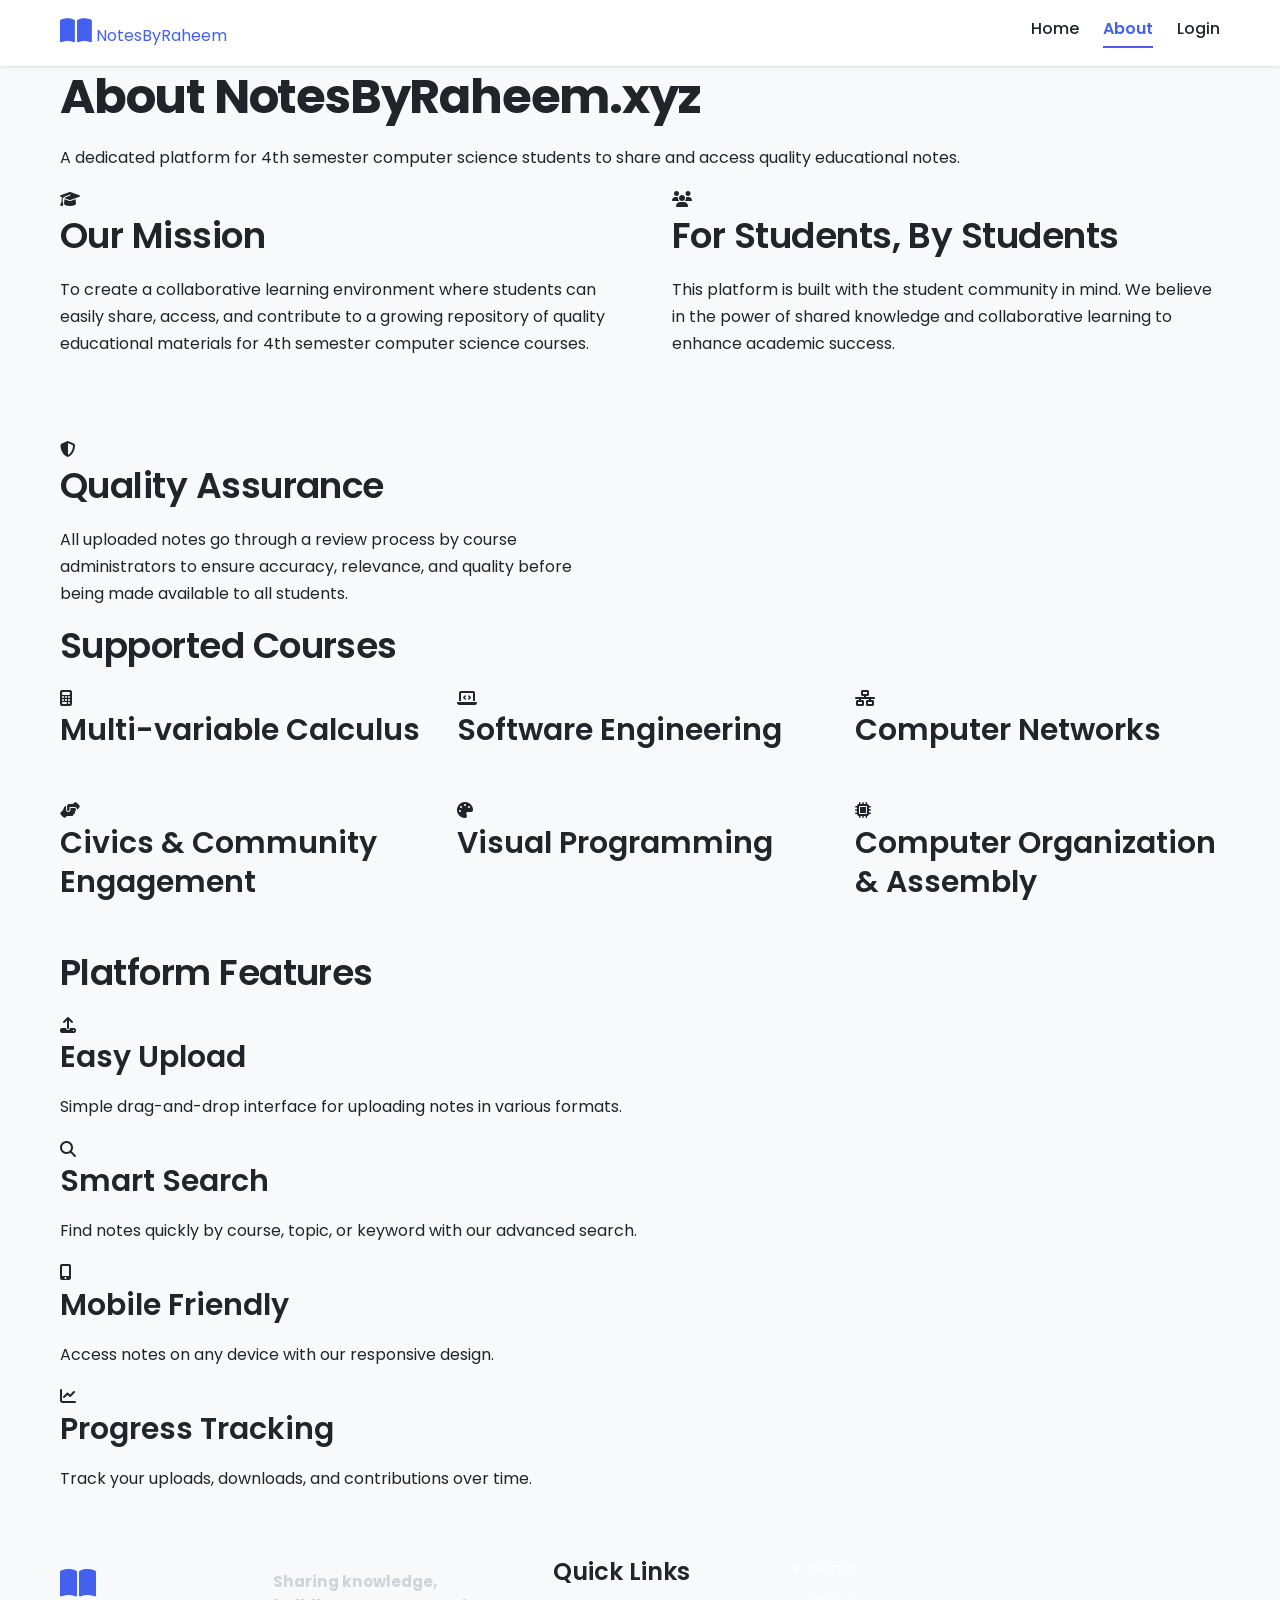
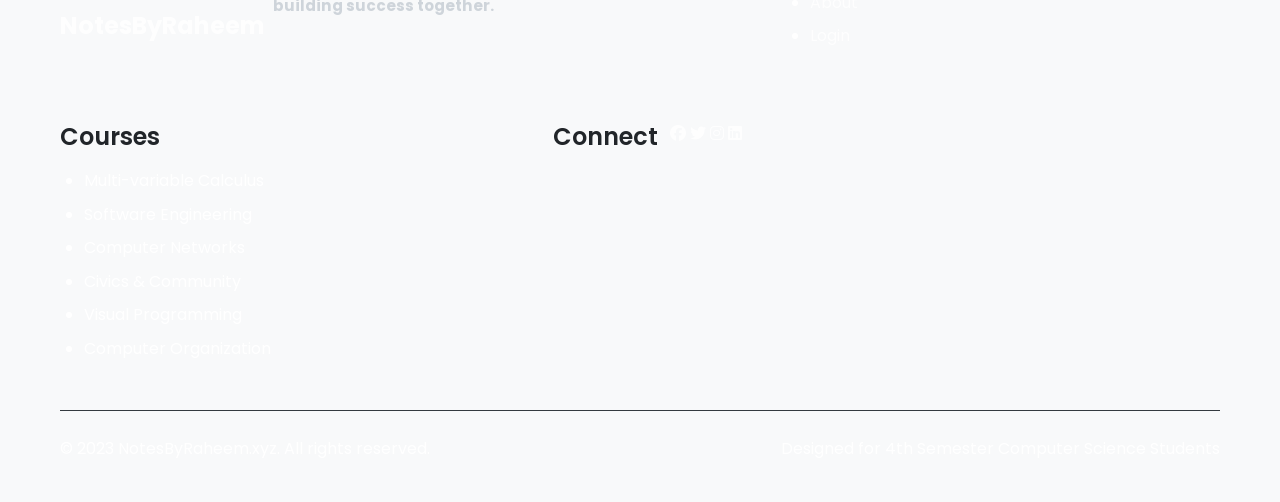
<file: about.html>
<!DOCTYPE html>
<html lang="en">
<head>
    <meta charset="UTF-8">
    <meta name="viewport" content="width=device-width, initial-scale=1.0">
    <title>About - NotesByRaheem.xyz</title>
    <link rel="stylesheet" href="https://cdnjs.cloudflare.com/ajax/libs/font-awesome/6.4.0/css/all.min.css">
    <link href="https://fonts.googleapis.com/css2?family=Poppins:wght@300;400;500;600;700&family=Roboto:wght@300;400;500&display=swap" rel="stylesheet">
    <link rel="stylesheet" href="css/main.css">
    <link rel="stylesheet" href="css/pages/home.css">
    <link rel="icon" type="image/x-icon" href="assets/favicon.ico">
</head>
<body>
    <!-- Navigation -->
    <nav class="navbar">
        <div class="container">
            <div class="logo">
                <a href="index.html">
                    <i class="fas fa-book-open"></i>
                    <span>NotesByRaheem</span>
                </a>
            </div>
            <ul class="nav-links">
                <li><a href="index.html">Home</a></li>
                <li><a href="about.html" class="active">About</a></li>
                <li><a href="login.html">Login</a></li>
            </ul>
        </div>
    </nav>

    <!-- Main Content -->
    <main class="about-page">
        <div class="container">
            <section class="about-hero">
                <h1>About NotesByRaheem.xyz</h1>
                <p class="subtitle">A dedicated platform for 4th semester computer science students to share and access quality educational notes.</p>
            </section>

            <section class="about-content">
                <div class="about-card">
                    <div class="about-icon">
                        <i class="fas fa-graduation-cap"></i>
                    </div>
                    <h2>Our Mission</h2>
                    <p>To create a collaborative learning environment where students can easily share, access, and contribute to a growing repository of quality educational materials for 4th semester computer science courses.</p>
                </div>

                <div class="about-card">
                    <div class="about-icon">
                        <i class="fas fa-users"></i>
                    </div>
                    <h2>For Students, By Students</h2>
                    <p>This platform is built with the student community in mind. We believe in the power of shared knowledge and collaborative learning to enhance academic success.</p>
                </div>

                <div class="about-card">
                    <div class="about-icon">
                        <i class="fas fa-shield-alt"></i>
                    </div>
                    <h2>Quality Assurance</h2>
                    <p>All uploaded notes go through a review process by course administrators to ensure accuracy, relevance, and quality before being made available to all students.</p>
                </div>
            </section>

            <section class="courses-section">
                <h2>Supported Courses</h2>
                <div class="courses-grid">
                    <div class="course-item">
                        <i class="fas fa-calculator"></i>
                        <h3>Multi-variable Calculus</h3>
                    </div>
                    <div class="course-item">
                        <i class="fas fa-laptop-code"></i>
                        <h3>Software Engineering</h3>
                    </div>
                    <div class="course-item">
                        <i class="fas fa-network-wired"></i>
                        <h3>Computer Networks</h3>
                    </div>
                    <div class="course-item">
                        <i class="fas fa-hands-helping"></i>
                        <h3>Civics & Community Engagement</h3>
                    </div>
                    <div class="course-item">
                        <i class="fas fa-palette"></i>
                        <h3>Visual Programming</h3>
                    </div>
                    <div class="course-item">
                        <i class="fas fa-microchip"></i>
                        <h3>Computer Organization & Assembly</h3>
                    </div>
                </div>
            </section>

            <section class="team-section">
                <h2>Platform Features</h2>
                <div class="features-grid">
                    <div class="feature">
                        <i class="fas fa-upload"></i>
                        <h3>Easy Upload</h3>
                        <p>Simple drag-and-drop interface for uploading notes in various formats.</p>
                    </div>
                    <div class="feature">
                        <i class="fas fa-search"></i>
                        <h3>Smart Search</h3>
                        <p>Find notes quickly by course, topic, or keyword with our advanced search.</p>
                    </div>
                    <div class="feature">
                        <i class="fas fa-mobile-alt"></i>
                        <h3>Mobile Friendly</h3>
                        <p>Access notes on any device with our responsive design.</p>
                    </div>
                    <div class="feature">
                        <i class="fas fa-chart-line"></i>
                        <h3>Progress Tracking</h3>
                        <p>Track your uploads, downloads, and contributions over time.</p>
                    </div>
                </div>
            </section>
        </div>
    </main>

    <!-- Footer -->
    <footer class="footer">
        <div class="container">
            <div class="footer-content">
                <div class="footer-logo">
                    <a href="index.html">
                        <i class="fas fa-book-open"></i>
                        <span>NotesByRaheem</span>
                    </a>
                    <p class="footer-tagline">Sharing knowledge, building success together.</p>
                </div>
                <div class="footer-links">
                    <h4>Quick Links</h4>
                    <ul>
                        <li><a href="index.html">Home</a></li>
                        <li><a href="about.html">About</a></li>
                        <li><a href="login.html">Login</a></li>
                    </ul>
                </div>
                <div class="footer-courses">
                    <h4>Courses</h4>
                    <ul>
                        <li>Multi-variable Calculus</li>
                        <li>Software Engineering</li>
                        <li>Computer Networks</li>
                        <li>Civics & Community</li>
                        <li>Visual Programming</li>
                        <li>Computer Organization</li>
                    </ul>
                </div>
                <div class="footer-social">
                    <h4>Connect</h4>
                    <div class="social-icons">
                        <a href="#"><i class="fab fa-facebook"></i></a>
                        <a href="#"><i class="fab fa-twitter"></i></a>
                        <a href="#"><i class="fab fa-instagram"></i></a>
                        <a href="#"><i class="fab fa-linkedin"></i></a>
                    </div>
                </div>
            </div>
            <div class="footer-bottom">
                <p>&copy; 2023 NotesByRaheem.xyz. All rights reserved.</p>
                <p>Designed for 4th Semester Computer Science Students</p>
            </div>
        </div>
    </footer>

    <!-- JavaScript -->
    <script src="js/script.js"></script>
</body>
</html>
</file>
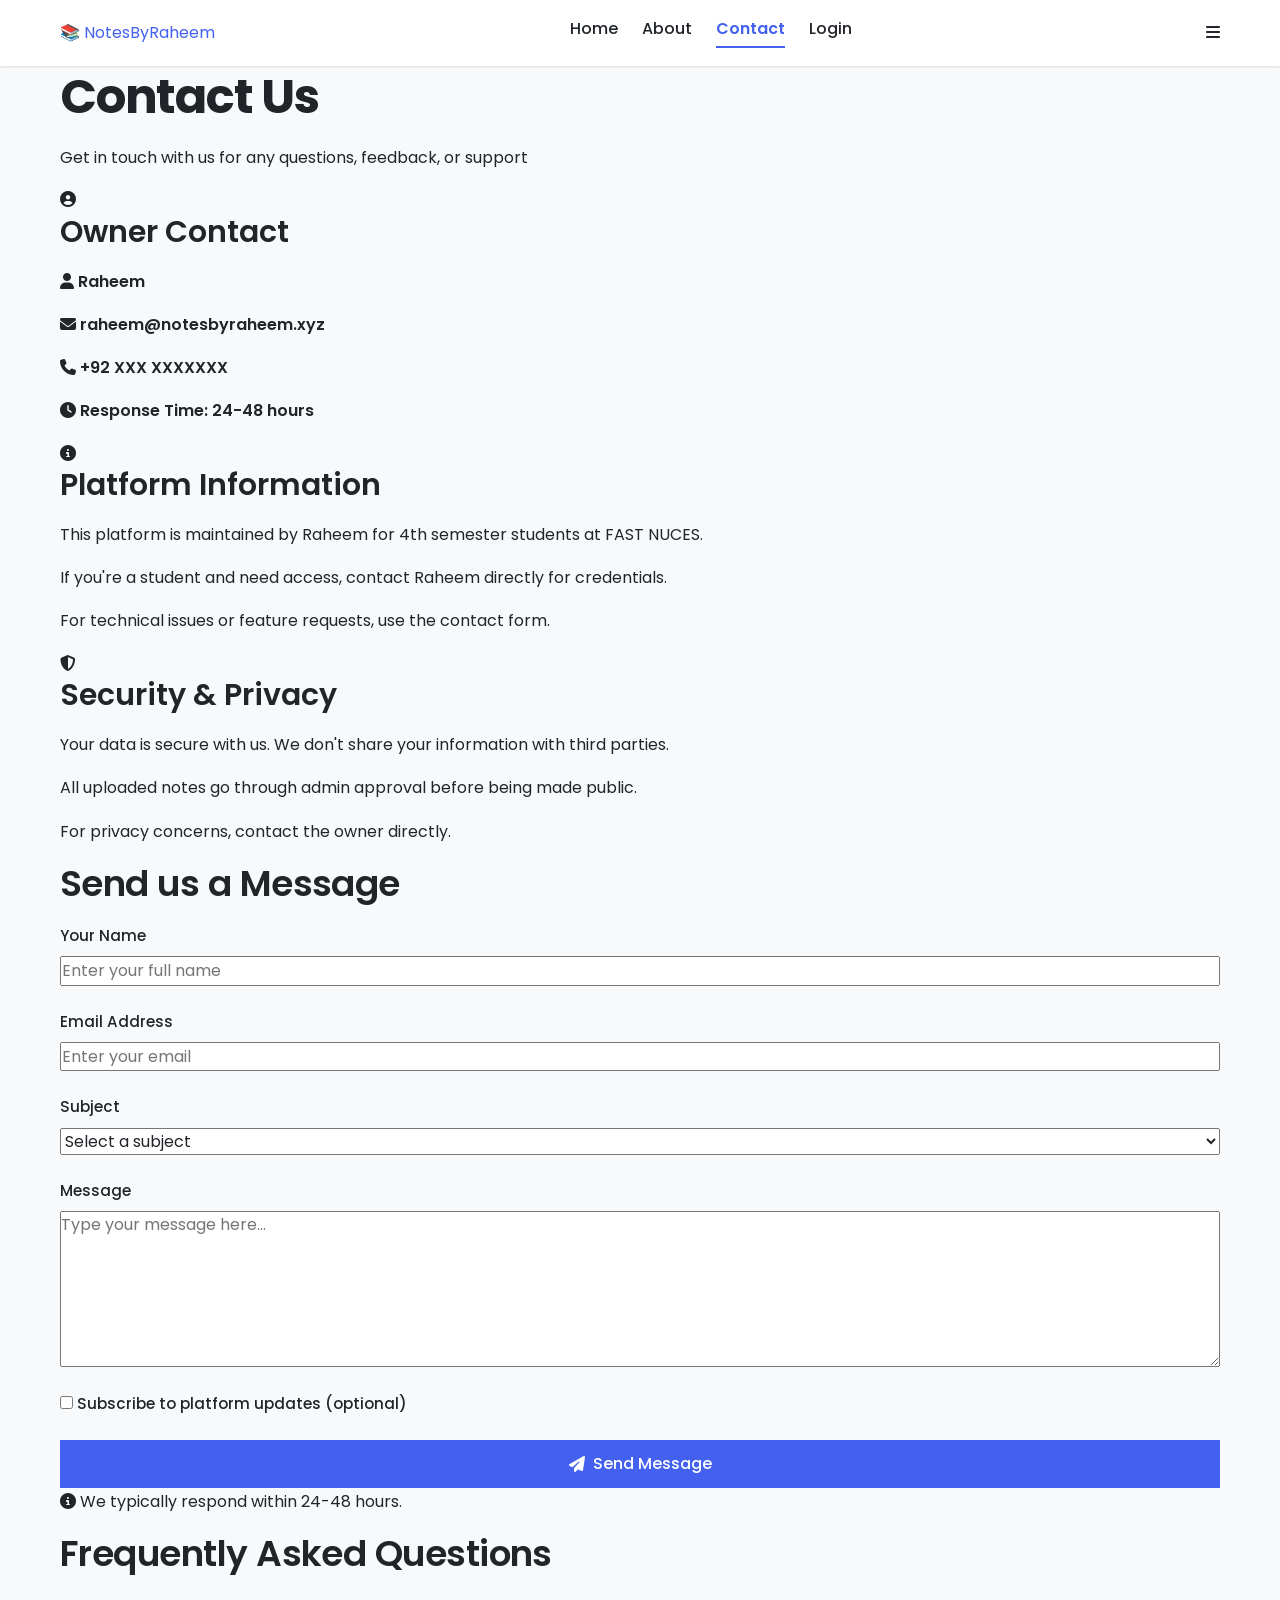
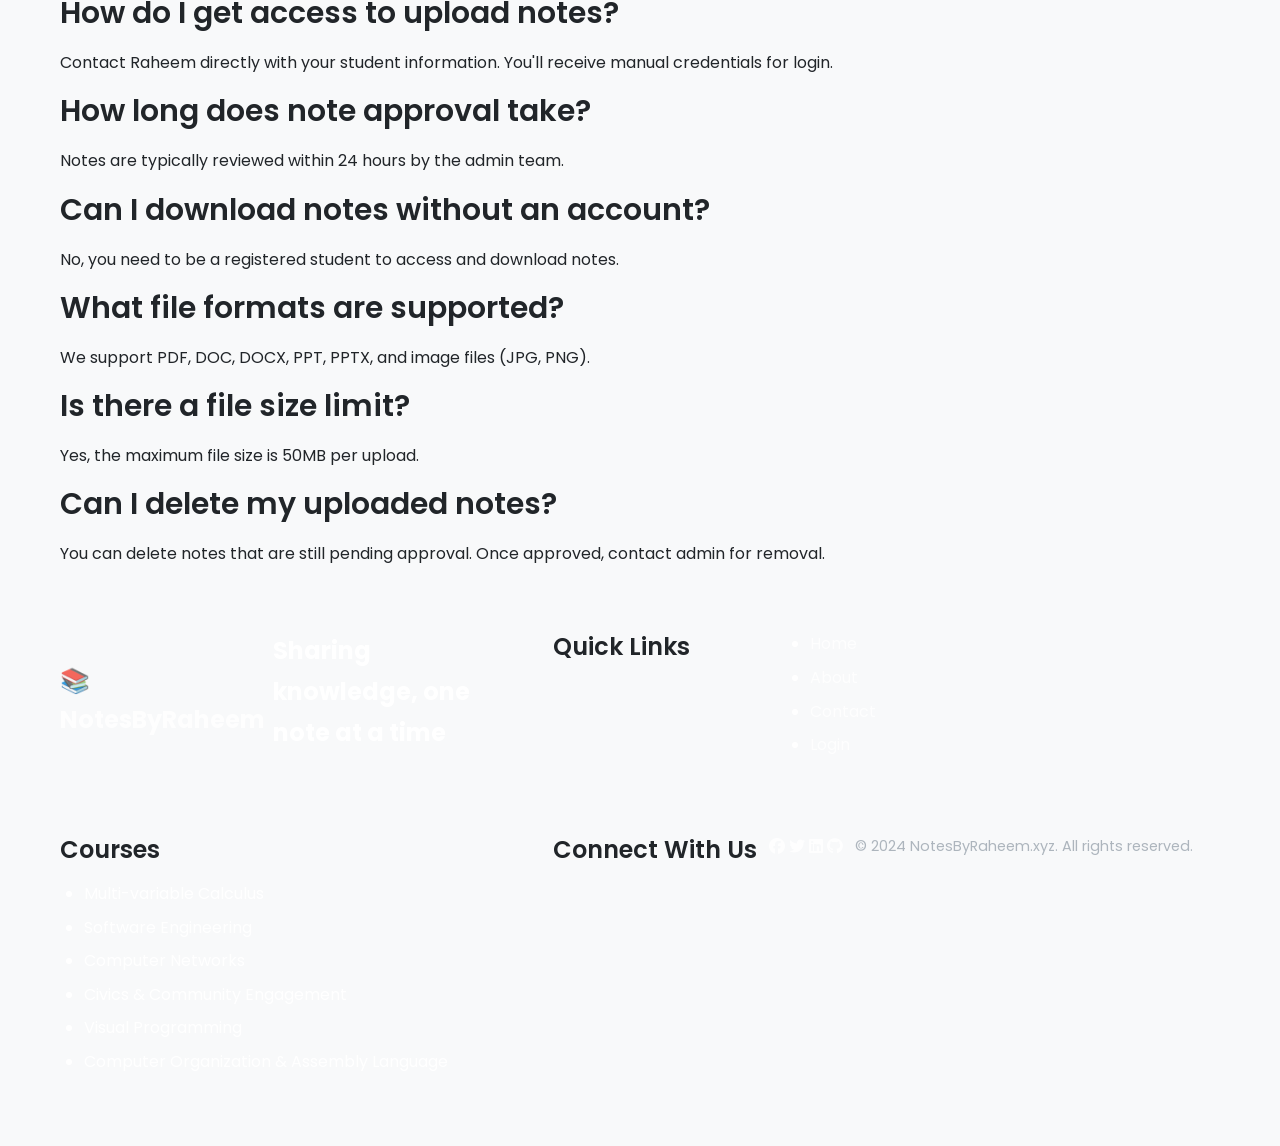
<file: contact.html>
<!DOCTYPE html>
<html lang="en">
<head>
    <meta charset="UTF-8">
    <meta name="viewport" content="width=device-width, initial-scale=1.0">
    <title>Contact - NotesByRaheem.xyz</title>
    <link rel="stylesheet" href="css/main.css">
    <link rel="stylesheet" href="css/pages/home.css">
    <link rel="icon" type="image/x-icon" href="assets/favicon.ico">
    <link rel="stylesheet" href="https://cdnjs.cloudflare.com/ajax/libs/font-awesome/6.4.0/css/all.min.css">
</head>
<body class="contact-page">
    <nav class="navbar">
        <div class="container">
            <div class="logo">
                <a href="index.html">📚 NotesByRaheem</a>
            </div>
            <ul class="nav-links">
                <li><a href="index.html">Home</a></li>
                <li><a href="about.html">About</a></li>
                <li><a href="contact.html" class="active">Contact</a></li>
                <li><a href="login.html" class="btn-login">Login</a></li>
            </ul>
            <button class="mobile-menu-btn" aria-label="Menu">
                <i class="fas fa-bars"></i>
            </button>
        </div>
    </nav>

    <main class="contact-main">
        <div class="container">
            <div class="contact-header">
                <h1>Contact Us</h1>
                <p class="subtitle">Get in touch with us for any questions, feedback, or support</p>
            </div>

            <div class="contact-grid">
                <div class="contact-info">
                    <div class="contact-card">
                        <div class="contact-icon">
                            <i class="fas fa-user-circle"></i>
                        </div>
                        <h3>Owner Contact</h3>
                        <p class="contact-detail">
                            <i class="fas fa-user"></i> <strong>Raheem</strong>
                        </p>
                        <p class="contact-detail">
                            <i class="fas fa-envelope"></i> <strong>raheem@notesbyraheem.xyz</strong>
                        </p>
                        <p class="contact-detail">
                            <i class="fas fa-phone"></i> <strong>+92 XXX XXXXXXX</strong>
                        </p>
                        <p class="contact-detail">
                            <i class="fas fa-clock"></i> <strong>Response Time: 24-48 hours</strong>
                        </p>
                    </div>

                    <div class="contact-card">
                        <div class="contact-icon">
                            <i class="fas fa-info-circle"></i>
                        </div>
                        <h3>Platform Information</h3>
                        <p>This platform is maintained by Raheem for 4th semester students at FAST NUCES.</p>
                        <p>If you're a student and need access, contact Raheem directly for credentials.</p>
                        <p>For technical issues or feature requests, use the contact form.</p>
                    </div>

                    <div class="contact-card">
                        <div class="contact-icon">
                            <i class="fas fa-shield-alt"></i>
                        </div>
                        <h3>Security & Privacy</h3>
                        <p>Your data is secure with us. We don't share your information with third parties.</p>
                        <p>All uploaded notes go through admin approval before being made public.</p>
                        <p>For privacy concerns, contact the owner directly.</p>
                    </div>
                </div>

                <div class="contact-form-container">
                    <div class="contact-form-card">
                        <h2>Send us a Message</h2>
                        <form id="contact-form" class="contact-form">
                            <div class="form-group">
                                <label for="name">Your Name</label>
                                <input type="text" id="name" name="name" placeholder="Enter your full name" required>
                            </div>
                            
                            <div class="form-group">
                                <label for="email">Email Address</label>
                                <input type="email" id="email" name="email" placeholder="Enter your email" required>
                            </div>
                            
                            <div class="form-group">
                                <label for="subject">Subject</label>
                                <select id="subject" name="subject" required>
                                    <option value="" disabled selected>Select a subject</option>
                                    <option value="access">Request Access</option>
                                    <option value="bug">Report a Bug</option>
                                    <option value="feature">Feature Request</option>
                                    <option value="content">Content Issue</option>
                                    <option value="other">Other</option>
                                </select>
                            </div>
                            
                            <div class="form-group">
                                <label for="message">Message</label>
                                <textarea id="message" name="message" rows="6" placeholder="Type your message here..." required></textarea>
                            </div>
                            
                            <div class="form-group">
                                <div class="checkbox-group">
                                    <input type="checkbox" id="newsletter" name="newsletter">
                                    <label for="newsletter">Subscribe to platform updates (optional)</label>
                                </div>
                            </div>
                            
                            <button type="submit" class="btn btn-primary btn-block">
                                <i class="fas fa-paper-plane"></i> Send Message
                            </button>
                        </form>
                        
                        <div class="form-note">
                            <p><i class="fas fa-info-circle"></i> We typically respond within 24-48 hours.</p>
                        </div>
                    </div>
                </div>
            </div>

            <div class="faq-section">
                <h2>Frequently Asked Questions</h2>
                <div class="faq-grid">
                    <div class="faq-item">
                        <h3>How do I get access to upload notes?</h3>
                        <p>Contact Raheem directly with your student information. You'll receive manual credentials for login.</p>
                    </div>
                    
                    <div class="faq-item">
                        <h3>How long does note approval take?</h3>
                        <p>Notes are typically reviewed within 24 hours by the admin team.</p>
                    </div>
                    
                    <div class="faq-item">
                        <h3>Can I download notes without an account?</h3>
                        <p>No, you need to be a registered student to access and download notes.</p>
                    </div>
                    
                    <div class="faq-item">
                        <h3>What file formats are supported?</h3>
                        <p>We support PDF, DOC, DOCX, PPT, PPTX, and image files (JPG, PNG).</p>
                    </div>
                    
                    <div class="faq-item">
                        <h3>Is there a file size limit?</h3>
                        <p>Yes, the maximum file size is 50MB per upload.</p>
                    </div>
                    
                    <div class="faq-item">
                        <h3>Can I delete my uploaded notes?</h3>
                        <p>You can delete notes that are still pending approval. Once approved, contact admin for removal.</p>
                    </div>
                </div>
            </div>
        </div>
    </main>

    <footer class="footer">
        <div class="container">
            <div class="footer-content">
                <div class="footer-logo">
                    <a href="index.html">📚 NotesByRaheem</a>
                    <p class="tagline">Sharing knowledge, one note at a time</p>
                </div>
                
                <div class="footer-links">
                    <h4>Quick Links</h4>
                    <ul>
                        <li><a href="index.html">Home</a></li>
                        <li><a href="about.html">About</a></li>
                        <li><a href="contact.html">Contact</a></li>
                        <li><a href="login.html">Login</a></li>
                    </ul>
                </div>
                
                <div class="footer-courses">
                    <h4>Courses</h4>
                    <ul>
                        <li>Multi-variable Calculus</li>
                        <li>Software Engineering</li>
                        <li>Computer Networks</li>
                        <li>Civics & Community Engagement</li>
                        <li>Visual Programming</li>
                        <li>Computer Organization & Assembly Language</li>
                    </ul>
                </div>
                
                <div class="footer-social">
                    <h4>Connect With Us</h4>
                    <div class="social-icons">
                        <a href="#" aria-label="Facebook"><i class="fab fa-facebook"></i></a>
                        <a href="#" aria-label="Twitter"><i class="fab fa-twitter"></i></a>
                        <a href="#" aria-label="LinkedIn"><i class="fab fa-linkedin"></i></a>
                        <a href="#" aria-label="GitHub"><i class="fab fa-github"></i></a>
                    </div>
                    <p class="copyright">© 2024 NotesByRaheem.xyz. All rights reserved.</p>
                </div>
            </div>
        </div>
    </footer>

    <script src="js/script.js"></script>
    <script>
        document.addEventListener('DOMContentLoaded', function() {
            // Mobile menu toggle
            const mobileMenuBtn = document.querySelector('.mobile-menu-btn');
            const navLinks = document.querySelector('.nav-links');
            
            if (mobileMenuBtn) {
                mobileMenuBtn.addEventListener('click', function() {
                    navLinks.classList.toggle('show');
                });
            }
            
            // Contact form submission
            const contactForm = document.getElementById('contact-form');
            if (contactForm) {
                contactForm.addEventListener('submit', function(e) {
                    e.preventDefault();
                    
                    const name = document.getElementById('name').value;
                    const email = document.getElementById('email').value;
                    const subject = document.getElementById('subject').value;
                    const message = document.getElementById('message').value;
                    
                    // Simple validation
                    if (!name || !email || !subject || !message) {
                        alert('Please fill in all required fields.');
                        return;
                    }
                    
                    // Simulate form submission
                    alert(`Thank you, ${name}! Your message has been sent. We'll respond to ${email} within 24-48 hours.`);
                    contactForm.reset();
                });
            }
            
            // Update active nav link
            const currentPage = window.location.pathname.split('/').pop();
            const navItems = document.querySelectorAll('.nav-links a');
            navItems.forEach(item => {
                if (item.getAttribute('href') === currentPage) {
                    item.classList.add('active');
                } else {
                    item.classList.remove('active');
                }
            });
        });
    </script>
</body>
</html>
</file>
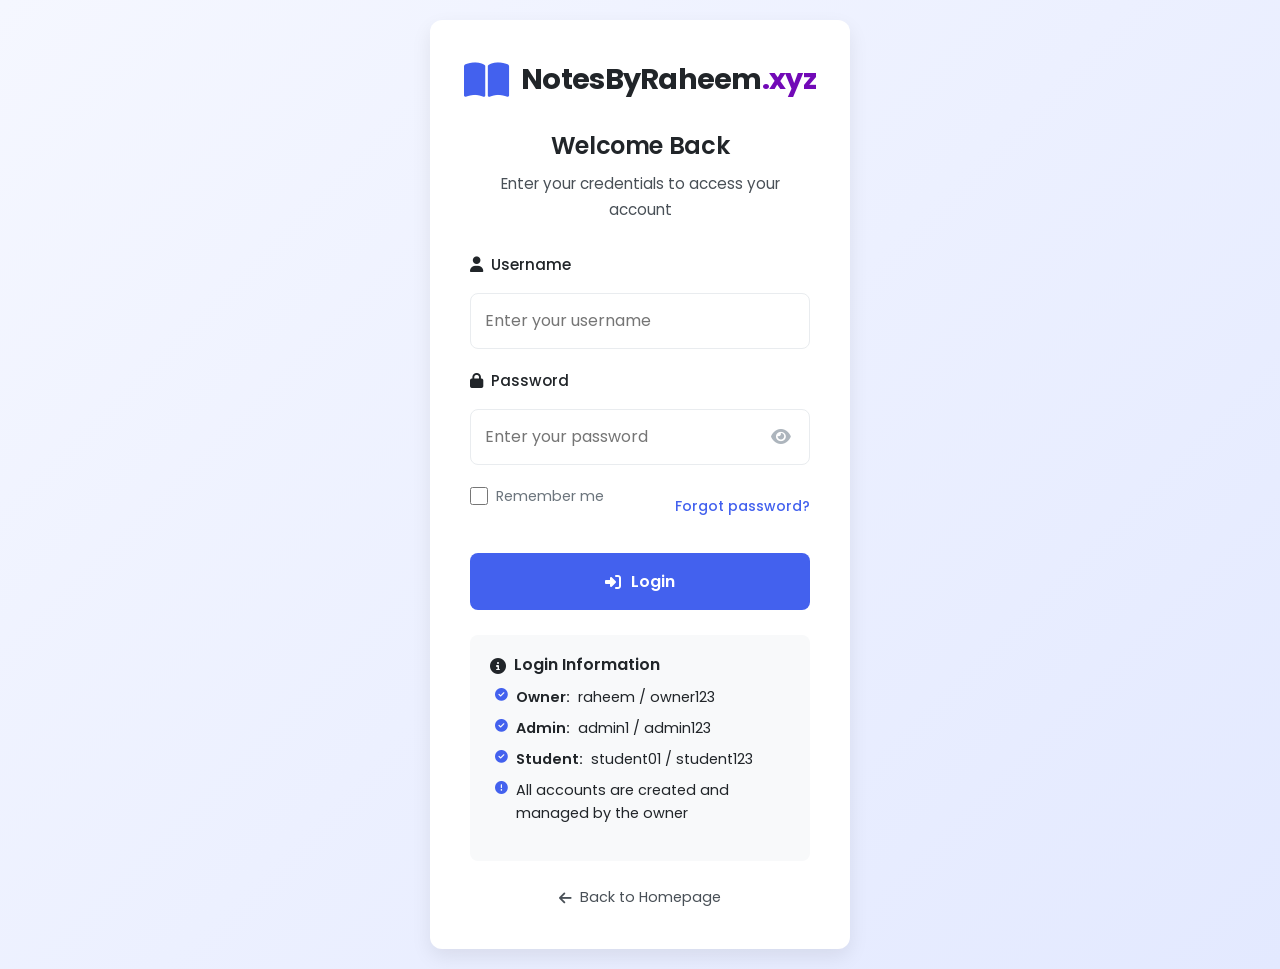
<file: login.html>
<!DOCTYPE html>
<html lang="en">
<head>
    <meta charset="UTF-8">
    <meta name="viewport" content="width=device-width, initial-scale=1.0">
    <title>Login - NotesByRaheem.xyz</title>
    <link rel="stylesheet" href="https://cdnjs.cloudflare.com/ajax/libs/font-awesome/6.4.0/css/all.min.css">
    <link href="https://fonts.googleapis.com/css2?family=Poppins:wght@300;400;500;600;700&family=Roboto:wght@300;400;500&display=swap" rel="stylesheet">
    <link rel="stylesheet" href="css/main.css">
    <link rel="icon" type="image/x-icon" href="assets/favicon.ico">
    <style>
        /* Temporary styles for login page until main.css is created */
        :root {
            --primary-color: #4361ee;
            --primary-dark: #3a56d4;
            --secondary-color: #7209b7;
            --light-color: #f8f9fa;
            --dark-color: #212529;
            --gray-light: #e9ecef;
            --gray-medium: #adb5bd;
            --gray-dark: #495057;
            --success-color: #4cc9f0;
            --danger-color: #f94144;
            --border-radius: 12px;
            --box-shadow: 0 8px 20px rgba(0, 0, 0, 0.08);
        }
        
        * {
            margin: 0;
            padding: 0;
            box-sizing: border-box;
        }
        
        body {
            font-family: 'Poppins', sans-serif;
            background: linear-gradient(135deg, #f5f7ff 0%, #e3e9ff 100%);
            min-height: 100vh;
            display: flex;
            align-items: center;
            justify-content: center;
            padding: 20px;
        }
        
        .login-container {
            width: 100%;
            max-width: 420px;
        }
        
        .login-card {
            background-color: white;
            border-radius: var(--border-radius);
            padding: 40px;
            box-shadow: var(--box-shadow);
            text-align: center;
        }
        
        .logo {
            display: flex;
            align-items: center;
            justify-content: center;
            gap: 12px;
            margin-bottom: 30px;
        }
        
        .logo i {
            font-size: 2.5rem;
            color: var(--primary-color);
        }
        
        .logo h1 {
            font-size: 1.8rem;
            font-weight: 700;
            color: var(--dark-color);
        }
        
        .logo .domain {
            color: var(--secondary-color);
        }
        
        .login-card h2 {
            font-size: 1.5rem;
            margin-bottom: 10px;
            color: var(--dark-color);
        }
        
        .login-card p {
            color: var(--gray-dark);
            margin-bottom: 30px;
            font-size: 0.95rem;
        }
        
        .form-group {
            margin-bottom: 20px;
            text-align: left;
        }
        
        .form-group label {
            display: block;
            margin-bottom: 8px;
            font-weight: 500;
            color: var(--dark-color);
            display: flex;
            align-items: center;
            gap: 8px;
        }
        
        .form-group input {
            width: 100%;
            padding: 14px;
            border: 1px solid var(--gray-light);
            border-radius: 8px;
            font-family: 'Poppins', sans-serif;
            font-size: 1rem;
            transition: all 0.3s ease;
        }
        
        .form-group input:focus {
            outline: none;
            border-color: var(--primary-color);
            box-shadow: 0 0 0 3px rgba(67, 97, 238, 0.1);
        }
        
        .password-container {
            position: relative;
        }
        
        .toggle-password {
            position: absolute;
            right: 15px;
            top: 50%;
            transform: translateY(-50%);
            background: none;
            border: none;
            color: var(--gray-medium);
            cursor: pointer;
            font-size: 1.1rem;
        }
        
        .remember-forgot {
            display: flex;
            justify-content: space-between;
            align-items: center;
            margin-bottom: 25px;
            font-size: 0.9rem;
        }
        
        .remember-me {
            display: flex;
            align-items: center;
            gap: 8px;
        }
        
        .forgot-password {
            color: var(--primary-color);
            text-decoration: none;
            font-weight: 500;
        }
        
        .forgot-password:hover {
            text-decoration: underline;
        }
        
        .btn-login {
            width: 100%;
            padding: 16px;
            background-color: var(--primary-color);
            color: white;
            border: none;
            border-radius: 8px;
            font-size: 1rem;
            font-weight: 600;
            cursor: pointer;
            transition: all 0.3s ease;
            display: flex;
            align-items: center;
            justify-content: center;
            gap: 10px;
        }
        
        .btn-login:hover {
            background-color: var(--primary-dark);
            transform: translateY(-2px);
            box-shadow: 0 12px 30px rgba(67, 97, 238, 0.2);
        }
        
        .login-message {
            margin-top: 20px;
            padding: 12px;
            border-radius: 8px;
            font-size: 0.9rem;
            display: none;
        }
        
        .login-message.success {
            background-color: rgba(76, 201, 240, 0.1);
            color: #0c5460;
            border: 1px solid #bee5eb;
        }
        
        .login-message.error {
            background-color: rgba(249, 65, 68, 0.1);
            color: #721c24;
            border: 1px solid #f5c6cb;
        }
        
        .role-info {
            margin-top: 25px;
            padding: 20px;
            background-color: #f8f9fa;
            border-radius: 8px;
            text-align: left;
            font-size: 0.9rem;
        }
        
        .role-info h3 {
            font-size: 1rem;
            margin-bottom: 10px;
            color: var(--dark-color);
            display: flex;
            align-items: center;
            gap: 8px;
        }
        
        .role-info ul {
            list-style: none;
            padding-left: 5px;
        }
        
        .role-info li {
            margin-bottom: 8px;
            display: flex;
            align-items: flex-start;
            gap: 8px;
        }
        
        .role-info li i {
            color: var(--primary-color);
            font-size: 0.8rem;
            margin-top: 3px;
        }
        
        .back-home {
            margin-top: 25px;
            text-align: center;
        }
        
        .back-home a {
            color: var(--gray-dark);
            text-decoration: none;
            display: flex;
            align-items: center;
            justify-content: center;
            gap: 8px;
            font-size: 0.9rem;
        }
        
        .back-home a:hover {
            color: var(--primary-color);
        }
        
        @media (max-width: 576px) {
            .login-card {
                padding: 30px 25px;
            }
            
            .logo h1 {
                font-size: 1.5rem;
            }
            
            .remember-forgot {
                flex-direction: column;
                align-items: flex-start;
                gap: 15px;
            }
        }
    </style>
</head>
<body>
    <div class="login-container">
        <div class="login-card">
            <div class="logo">
                <i class="fas fa-book-open"></i>
                <h1>NotesByRaheem<span class="domain">.xyz</span></h1>
            </div>
            
            <h2>Welcome Back</h2>
            <p>Enter your credentials to access your account</p>
            
            <form id="login-form">
                <div class="form-group">
                    <label for="username"><i class="fas fa-user"></i> Username</label>
                    <input type="text" id="username" placeholder="Enter your username" required autocomplete="username">
                </div>
                
                <div class="form-group">
                    <label for="password"><i class="fas fa-lock"></i> Password</label>
                    <div class="password-container">
                        <input type="password" id="password" placeholder="Enter your password" required autocomplete="current-password">
                        <button type="button" class="toggle-password" id="toggle-password">
                            <i class="fas fa-eye"></i>
                        </button>
                    </div>
                </div>
                
                <div class="remember-forgot">
                    <div class="remember-me">
                        <input type="checkbox" id="remember-me">
                        <label for="remember-me">Remember me</label>
                    </div>
                    <a href="#" class="forgot-password" id="forgot-password">Forgot password?</a>
                </div>
                
                <button type="submit" class="btn-login">
                    <i class="fas fa-sign-in-alt"></i> Login
                </button>
                
                <div class="login-message" id="login-message"></div>
            </form>
            
            <div class="role-info">
                <h3><i class="fas fa-info-circle"></i> Login Information</h3>
                <ul>
                    <li><i class="fas fa-check-circle"></i> <strong>Owner:</strong> raheem / owner123</li>
                    <li><i class="fas fa-check-circle"></i> <strong>Admin:</strong> admin1 / admin123</li>
                    <li><i class="fas fa-check-circle"></i> <strong>Student:</strong> student01 / student123</li>
                    <li><i class="fas fa-exclamation-circle"></i> All accounts are created and managed by the owner</li>
                </ul>
            </div>
            
            <div class="back-home">
                <a href="index.html"><i class="fas fa-arrow-left"></i> Back to Homepage</a>
            </div>
        </div>
    </div>

    <script>
        // Authentication simulation
        const users = [
            {
                id: 1,
                username: 'raheem',
                password: 'owner123',
                role: 'owner',
                fullName: 'Raheem Ahmed',
                email: 'raheem@notesbyraheem.xyz',
                isActive: true
            },
            {
                id: 2,
                username: 'admin1',
                password: 'admin123',
                role: 'admin',
                fullName: 'Admin One',
                email: 'admin1@notesbyraheem.xyz',
                isActive: true
            },
            {
                id: 3,
                username: 'student01',
                password: 'student123',
                role: 'student',
                fullName: 'Ali Khan',
                email: 'ali.khan@example.com',
                rollNumber: 'CS-2023-001',
                isActive: true
            },
            {
                id: 4,
                username: 'student02',
                password: 'student123',
                role: 'student',
                fullName: 'Sara Ahmed',
                email: 'sara.ahmed@example.com',
                rollNumber: 'CS-2023-002',
                isActive: true
            }
        ];

        // DOM elements
        const loginForm = document.getElementById('login-form');
        const usernameInput = document.getElementById('username');
        const passwordInput = document.getElementById('password');
        const togglePasswordBtn = document.getElementById('toggle-password');
        const loginMessage = document.getElementById('login-message');
        const forgotPasswordLink = document.getElementById('forgot-password');

        // Toggle password visibility
        togglePasswordBtn.addEventListener('click', function() {
            const type = passwordInput.getAttribute('type') === 'password' ? 'text' : 'password';
            passwordInput.setAttribute('type', type);
            this.innerHTML = type === 'password' ? '<i class="fas fa-eye"></i>' : '<i class="fas fa-eye-slash"></i>';
        });

        // Forgot password handler
        forgotPasswordLink.addEventListener('click', function(e) {
            e.preventDefault();
            showMessage('Password reset requests must be made directly to the owner (Raheem).', 'error');
        });

        // Login form submission
        loginForm.addEventListener('submit', function(e) {
            e.preventDefault();
            
            const username = usernameInput.value.trim();
            const password = passwordInput.value.trim();
            const rememberMe = document.getElementById('remember-me').checked;
            
            // Clear previous messages
            loginMessage.style.display = 'none';
            loginMessage.className = 'login-message';
            
            // Validate inputs
            if (!username || !password) {
                showMessage('Please enter both username and password.', 'error');
                return;
            }
            
            // Find user
            const user = users.find(u => u.username === username && u.password === password);
            
            if (!user) {
                showMessage('Invalid username or password. Please try again.', 'error');
                return;
            }
            
            if (!user.isActive) {
                showMessage('Your account has been deactivated. Contact the owner.', 'error');
                return;
            }
            
            // Successful login
            showMessage(`Login successful! Redirecting to ${user.role} dashboard...`, 'success');
            
            // Store user session
            const sessionData = {
                id: user.id,
                username: user.username,
                name: user.fullName,
                role: user.role,
                email: user.email,
                loginTime: new Date().toISOString()
            };
            
            if (rememberMe) {
                localStorage.setItem('currentUser', JSON.stringify(sessionData));
                localStorage.setItem('rememberMe', 'true');
            } else {
                sessionStorage.setItem('currentUser', JSON.stringify(sessionData));
            }
            
            // Redirect based on role after a short delay
            setTimeout(() => {
                switch(user.role) {
                    case 'owner':
                        window.location.href = 'owner/dashboard.html';
                        break;
                    case 'admin':
                        window.location.href = 'admin/dashboard.html';
                        break;
                    case 'student':
                        window.location.href = 'student/dashboard.html';
                        break;
                    default:
                        window.location.href = 'index.html';
                }
            }, 1500);
        });

        // Show message function
        function showMessage(text, type) {
            loginMessage.textContent = text;
            loginMessage.className = `login-message ${type}`;
            loginMessage.style.display = 'block';
            
            // Auto-hide success messages after 5 seconds
            if (type === 'success') {
                setTimeout(() => {
                    loginMessage.style.display = 'none';
                }, 5000);
            }
        }

        // Check for existing session on page load
        document.addEventListener('DOMContentLoaded', function() {
            const session = localStorage.getItem('currentUser') ||
                           sessionStorage.getItem('currentUser');
            
            if (session) {
                try {
                    const userData = JSON.parse(session);
                    usernameInput.value = userData.username;
                    
                    // If "remember me" was checked, show a welcome back message
                    if (localStorage.getItem('rememberMe')) {
                        showMessage(`Welcome back, ${userData.username}!`, 'success');
                        setTimeout(() => {
                            loginMessage.style.display = 'none';
                        }, 3000);
                    }
                } catch (e) {
                    // Invalid session data, clear it
                    localStorage.removeItem('currentUser');
                    sessionStorage.removeItem('currentUser');
                    localStorage.removeItem('rememberMe');
                }
            }
        });
    </script>
</body>
</html>
</file>
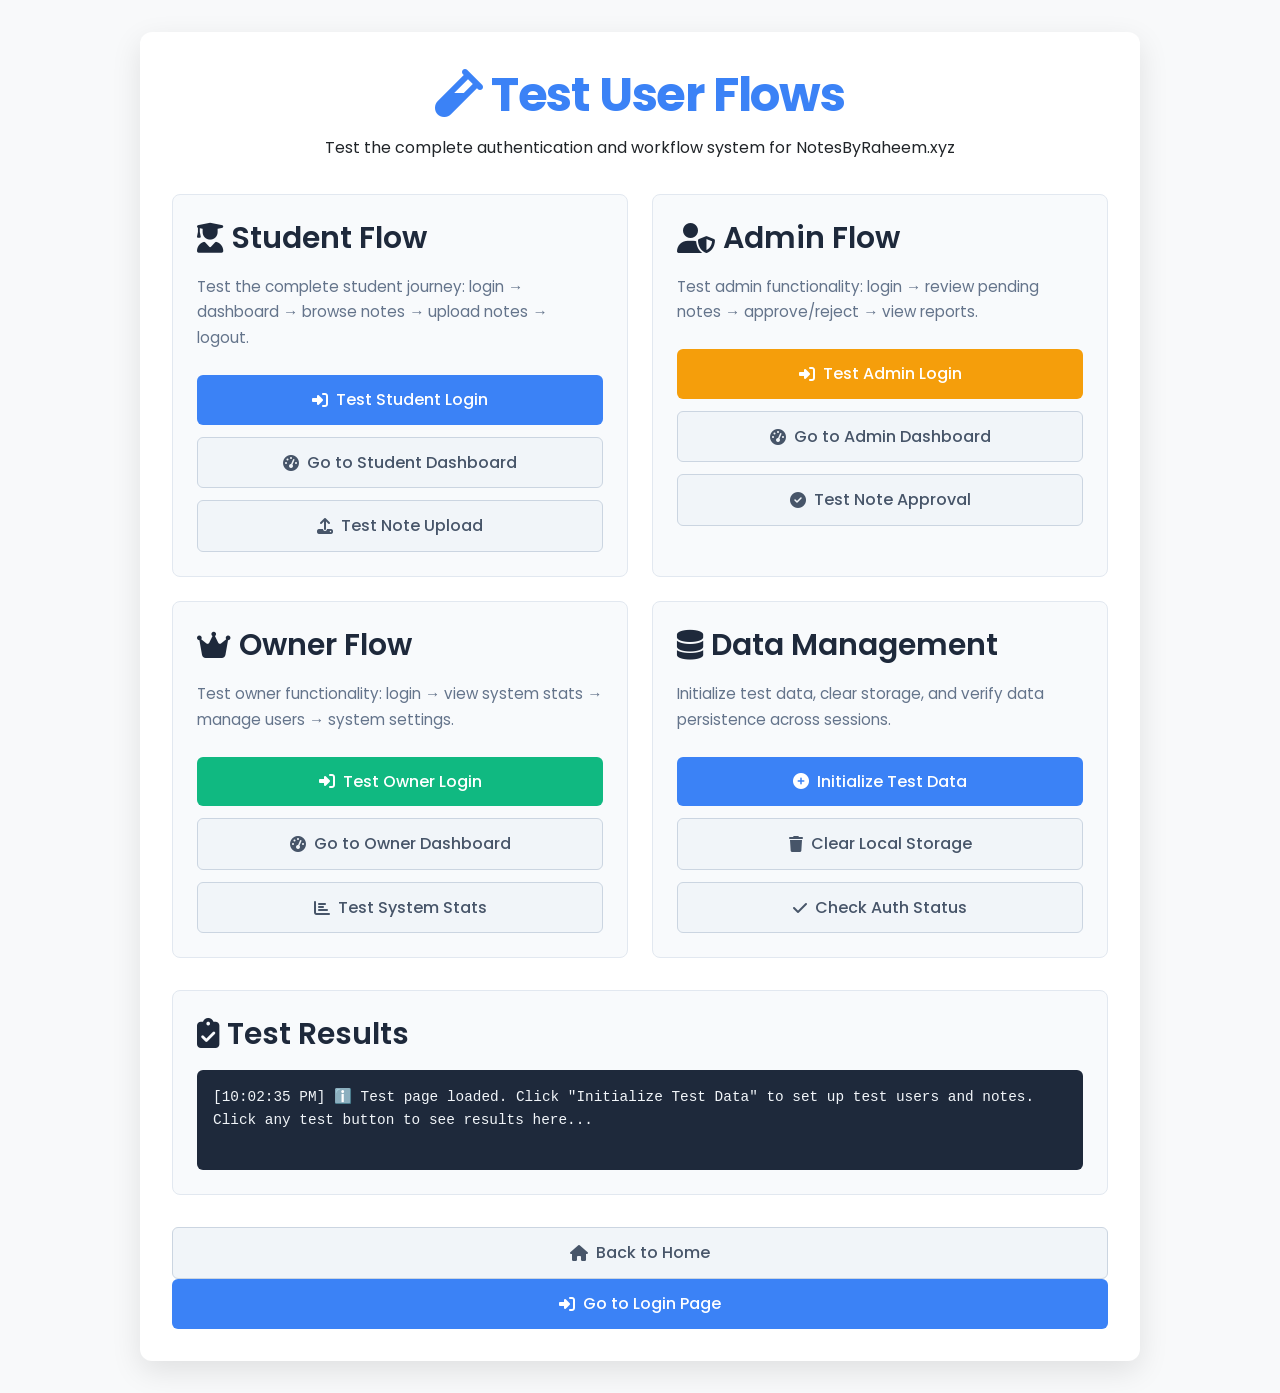
<file: test.html>
<!DOCTYPE html>
<html lang="en">
<head>
    <meta charset="UTF-8">
    <meta name="viewport" content="width=device-width, initial-scale=1.0">
    <title>Test User Flows - NotesByRaheem.xyz</title>
    <link rel="stylesheet" href="https://cdnjs.cloudflare.com/ajax/libs/font-awesome/6.4.0/css/all.min.css">
    <link href="https://fonts.googleapis.com/css2?family=Poppins:wght@300;400;500;600;700&family=Roboto:wght@300;400;500&display=swap" rel="stylesheet">
    <link rel="stylesheet" href="css/main.css">
    <link rel="icon" type="image/x-icon" href="assets/favicon.ico">
    <style>
        .test-container {
            max-width: 1000px;
            margin: 2rem auto;
            padding: 2rem;
            background: white;
            border-radius: 12px;
            box-shadow: 0 10px 30px rgba(0,0,0,0.1);
        }
        
        .test-header {
            text-align: center;
            margin-bottom: 2rem;
        }
        
        .test-header h1 {
            color: #3b82f6;
            margin-bottom: 0.5rem;
        }
        
        .test-grid {
            display: grid;
            grid-template-columns: repeat(auto-fit, minmax(300px, 1fr));
            gap: 1.5rem;
            margin-bottom: 2rem;
        }
        
        .test-card {
            background: #f8fafc;
            border-radius: 8px;
            padding: 1.5rem;
            border: 1px solid #e2e8f0;
            transition: all 0.3s ease;
        }
        
        .test-card:hover {
            transform: translateY(-5px);
            box-shadow: 0 5px 15px rgba(0,0,0,0.1);
        }
        
        .test-card h3 {
            color: #1e293b;
            margin-bottom: 1rem;
            display: flex;
            align-items: center;
            gap: 0.5rem;
        }
        
        .test-card p {
            color: #64748b;
            margin-bottom: 1.5rem;
            font-size: 0.95rem;
        }
        
        .test-actions {
            display: flex;
            flex-direction: column;
            gap: 0.75rem;
        }
        
        .test-btn {
            padding: 0.75rem 1rem;
            border-radius: 6px;
            border: none;
            font-weight: 500;
            cursor: pointer;
            display: flex;
            align-items: center;
            justify-content: center;
            gap: 0.5rem;
            transition: all 0.2s ease;
        }
        
        .test-btn.primary {
            background: #3b82f6;
            color: white;
        }
        
        .test-btn.primary:hover {
            background: #2563eb;
        }
        
        .test-btn.secondary {
            background: #f1f5f9;
            color: #475569;
            border: 1px solid #cbd5e1;
        }
        
        .test-btn.secondary:hover {
            background: #e2e8f0;
        }
        
        .test-btn.success {
            background: #10b981;
            color: white;
        }
        
        .test-btn.success:hover {
            background: #059669;
        }
        
        .test-btn.warning {
            background: #f59e0b;
            color: white;
        }
        
        .test-btn.warning:hover {
            background: #d97706;
        }
        
        .test-results {
            margin-top: 2rem;
            padding: 1.5rem;
            background: #f8fafc;
            border-radius: 8px;
            border: 1px solid #e2e8f0;
        }
        
        .test-results h3 {
            color: #1e293b;
            margin-bottom: 1rem;
        }
        
        #test-output {
            font-family: 'Courier New', monospace;
            background: #1e293b;
            color: #f1f5f9;
            padding: 1rem;
            border-radius: 6px;
            min-height: 100px;
            max-height: 300px;
            overflow-y: auto;
            white-space: pre-wrap;
            font-size: 0.9rem;
        }
        
        .status-indicator {
            display: inline-block;
            width: 10px;
            height: 10px;
            border-radius: 50%;
            margin-right: 0.5rem;
        }
        
        .status-success {
            background: #10b981;
        }
        
        .status-error {
            background: #ef4444;
        }
        
        .status-warning {
            background: #f59e0b;
        }
    </style>
</head>
<body>
    <div class="test-container">
        <div class="test-header">
            <h1><i class="fas fa-vial"></i> Test User Flows</h1>
            <p>Test the complete authentication and workflow system for NotesByRaheem.xyz</p>
        </div>
        
        <div class="test-grid">
            <!-- Student Flow -->
            <div class="test-card">
                <h3><i class="fas fa-user-graduate"></i> Student Flow</h3>
                <p>Test the complete student journey: login → dashboard → browse notes → upload notes → logout.</p>
                <div class="test-actions">
                    <button class="test-btn primary" id="test-student-login">
                        <i class="fas fa-sign-in-alt"></i> Test Student Login
                    </button>
                    <button class="test-btn secondary" id="test-student-dashboard">
                        <i class="fas fa-tachometer-alt"></i> Go to Student Dashboard
                    </button>
                    <button class="test-btn secondary" id="test-student-upload">
                        <i class="fas fa-upload"></i> Test Note Upload
                    </button>
                </div>
            </div>
            
            <!-- Admin Flow -->
            <div class="test-card">
                <h3><i class="fas fa-user-shield"></i> Admin Flow</h3>
                <p>Test admin functionality: login → review pending notes → approve/reject → view reports.</p>
                <div class="test-actions">
                    <button class="test-btn warning" id="test-admin-login">
                        <i class="fas fa-sign-in-alt"></i> Test Admin Login
                    </button>
                    <button class="test-btn secondary" id="test-admin-dashboard">
                        <i class="fas fa-tachometer-alt"></i> Go to Admin Dashboard
                    </button>
                    <button class="test-btn secondary" id="test-admin-approval">
                        <i class="fas fa-check-circle"></i> Test Note Approval
                    </button>
                </div>
            </div>
            
            <!-- Owner Flow -->
            <div class="test-card">
                <h3><i class="fas fa-crown"></i> Owner Flow</h3>
                <p>Test owner functionality: login → view system stats → manage users → system settings.</p>
                <div class="test-actions">
                    <button class="test-btn success" id="test-owner-login">
                        <i class="fas fa-sign-in-alt"></i> Test Owner Login
                    </button>
                    <button class="test-btn secondary" id="test-owner-dashboard">
                        <i class="fas fa-tachometer-alt"></i> Go to Owner Dashboard
                    </button>
                    <button class="test-btn secondary" id="test-owner-stats">
                        <i class="fas fa-chart-bar"></i> Test System Stats
                    </button>
                </div>
            </div>
            
            <!-- Data Management -->
            <div class="test-card">
                <h3><i class="fas fa-database"></i> Data Management</h3>
                <p>Initialize test data, clear storage, and verify data persistence across sessions.</p>
                <div class="test-actions">
                    <button class="test-btn primary" id="init-test-data">
                        <i class="fas fa-plus-circle"></i> Initialize Test Data
                    </button>
                    <button class="test-btn secondary" id="clear-storage">
                        <i class="fas fa-trash"></i> Clear Local Storage
                    </button>
                    <button class="test-btn secondary" id="check-auth-status">
                        <i class="fas fa-check"></i> Check Auth Status
                    </button>
                </div>
            </div>
        </div>
        
        <div class="test-results">
            <h3><i class="fas fa-clipboard-check"></i> Test Results</h3>
            <div id="test-output">Click any test button to see results here...</div>
        </div>
        
        <div style="text-align: center; margin-top: 2rem;">
            <a href="index.html" class="test-btn secondary">
                <i class="fas fa-home"></i> Back to Home
            </a>
            <a href="login.html" class="test-btn primary">
                <i class="fas fa-sign-in-alt"></i> Go to Login Page
            </a>
        </div>
    </div>

    <script>
        // Output function
        function logTest(message, type = 'info') {
            const output = document.getElementById('test-output');
            const timestamp = new Date().toLocaleTimeString();
            const typeIcon = {
                'info': 'ℹ️',
                'success': '✅',
                'error': '❌',
                'warning': '⚠️'
            }[type] || 'ℹ️';
            
            const newLine = `[${timestamp}] ${typeIcon} ${message}\n`;
            output.textContent = newLine + output.textContent;
        }
        
        // Initialize test data
        document.getElementById('init-test-data').addEventListener('click', () => {
            logTest('Initializing test data...', 'info');
            
            // Create test users
            const testUsers = [
                {
                    id: 1,
                    username: 'student1',
                    password: 'password123',
                    name: 'John Doe',
                    email: 'john@example.edu',
                    role: 'student',
                    createdAt: new Date().toISOString()
                },
                {
                    id: 2,
                    username: 'admin1',
                    password: 'admin123',
                    name: 'Admin User',
                    email: 'admin@notesbyraheem.xyz',
                    role: 'admin',
                    createdAt: new Date().toISOString()
                },
                {
                    id: 3,
                    username: 'owner',
                    password: 'owner123',
                    name: 'Raheem (Owner)',
                    email: 'raheem@notesbyraheem.xyz',
                    role: 'owner',
                    createdAt: new Date().toISOString()
                }
            ];
            
            localStorage.setItem('users', JSON.stringify(testUsers));
            
            // Create test notes
            const testNotes = [
                {
                    id: 1001,
                    title: 'Calculus 101 - Derivatives',
                    course: 'mvc',
                    description: 'Complete notes on derivatives with examples',
                    author: 'John Doe',
                    authorId: 1,
                    status: 'approved',
                    uploadedAt: '2023-10-15T10:30:00Z',
                    approvedAt: '2023-10-15T14:45:00Z',
                    approvedBy: 'Admin User',
                    downloads: 42,
                    views: 156,
                    rating: 4.5
                },
                {
                    id: 1002,
                    title: 'Software Engineering Basics',
                    course: 'se',
                    description: 'Introduction to software engineering principles',
                    author: 'Sarah Johnson',
                    authorId: 4,
                    status: 'pending',
                    uploadedAt: new Date().toISOString(),
                    approvedAt: null,
                    approvedBy: null,
                    downloads: 0,
                    views: 12,
                    rating: 0
                },
                {
                    id: 1003,
                    title: 'Network Protocols',
                    course: 'cn',
                    description: 'Overview of TCP/IP and other network protocols',
                    author: 'Mike Chen',
                    authorId: 5,
                    status: 'approved',
                    uploadedAt: '2023-10-10T09:15:00Z',
                    approvedAt: '2023-10-10T11:30:00Z',
                    approvedBy: 'Admin User',
                    downloads: 28,
                    views: 89,
                    rating: 4.2
                }
            ];
            
            localStorage.setItem('studentNotes', JSON.stringify(testNotes));
            
            logTest('Test data initialized successfully!', 'success');
            logTest(`- Created ${testUsers.length} test users`, 'info');
            logTest(`- Created ${testNotes.length} test notes`, 'info');
        });
        
        // Clear storage
        document.getElementById('clear-storage').addEventListener('click', () => {
            localStorage.clear();
            sessionStorage.clear();
            logTest('Local storage and session storage cleared.', 'success');
        });
        
        // Check auth status
        document.getElementById('check-auth-status').addEventListener('click', () => {
            const currentUser = JSON.parse(localStorage.getItem('currentUser') || sessionStorage.getItem('currentUser'));
            
            if (currentUser) {
                logTest(`Currently logged in as: ${currentUser.name} (${currentUser.role})`, 'success');
                logTest(`Username: ${currentUser.username}, Email: ${currentUser.email || 'N/A'}`, 'info');
            } else {
                logTest('No user is currently logged in.', 'warning');
            }
            
            // Check for test data
            const users = JSON.parse(localStorage.getItem('users') || '[]');
            const notes = JSON.parse(localStorage.getItem('studentNotes') || '[]');
            
            logTest(`Found ${users.length} users in storage`, 'info');
            logTest(`Found ${notes.length} notes in storage`, 'info');
        });
        
        // Student login test
        document.getElementById('test-student-login').addEventListener('click', () => {
            const users = JSON.parse(localStorage.getItem('users') || '[]');
            const student = users.find(u => u.role === 'student');
            
            if (student) {
                // Simulate login
                localStorage.setItem('currentUser', JSON.stringify(student));
                logTest(`Student login successful: ${student.name}`, 'success');
                logTest(`Redirecting to student dashboard...`, 'info');
                
                // Redirect after a short delay
                setTimeout(() => {
                    window.location.href = 'student/dashboard.html';
                }, 1000);
            } else {
                logTest('No test student found. Please initialize test data first.', 'error');
            }
        });
        
        // Admin login test
        document.getElementById('test-admin-login').addEventListener('click', () => {
            const users = JSON.parse(localStorage.getItem('users') || '[]');
            const admin = users.find(u => u.role === 'admin');
            
            if (admin) {
                // Simulate login
                localStorage.setItem('currentUser', JSON.stringify(admin));
                logTest(`Admin login successful: ${admin.name}`, 'success');
                logTest(`Redirecting to admin dashboard...`, 'info');
                
                // Redirect after a short delay
                setTimeout(() => {
                    window.location.href = 'admin/dashboard.html';
                }, 1000);
            } else {
                logTest('No test admin found. Please initialize test data first.', 'error');
            }
        });
        
        // Owner login test
        document.getElementById('test-owner-login').addEventListener('click', () => {
            const users = JSON.parse(localStorage.getItem('users') || '[]');
            const owner = users.find(u => u.role === 'owner');
            
            if (owner) {
                // Simulate login
                localStorage.setItem('currentUser', JSON.stringify(owner));
                logTest(`Owner login successful: ${owner.name}`, 'success');
                logTest(`Redirecting to owner dashboard...`, 'info');
                
                // Redirect after a short delay
                setTimeout(() => {
                    window.location.href = 'owner/dashboard.html';
                }, 1000);
            } else {
                logTest('No test owner found. Please initialize test data first.', 'error');
            }
        });
        
        // Navigation buttons
        document.getElementById('test-student-dashboard').addEventListener('click', () => {
            window.location.href = 'student/dashboard.html';
        });
        
        document.getElementById('test-student-upload').addEventListener('click', () => {
            window.location.href = 'student/upload.html';
        });
        
        document.getElementById('test-admin-dashboard').addEventListener('click', () => {
            window.location.href = 'admin/dashboard.html';
        });
        
        document.getElementById('test-admin-approval').addEventListener('click', () => {
            window.location.href = 'admin/dashboard.html';
        });
        
        document.getElementById('test-owner-dashboard').addEventListener('click', () => {
            window.location.href = 'owner/dashboard.html';
        });
        
        document.getElementById('test-owner-stats').addEventListener('click', () => {
            window.location.href = 'owner/dashboard.html';
        });
        
        // Initialize on load
        document.addEventListener('DOMContentLoaded', () => {
            logTest('Test page loaded. Click "Initialize Test Data" to set up test users and notes.', 'info');
        });
    </script>
</body>
</html>
</file>
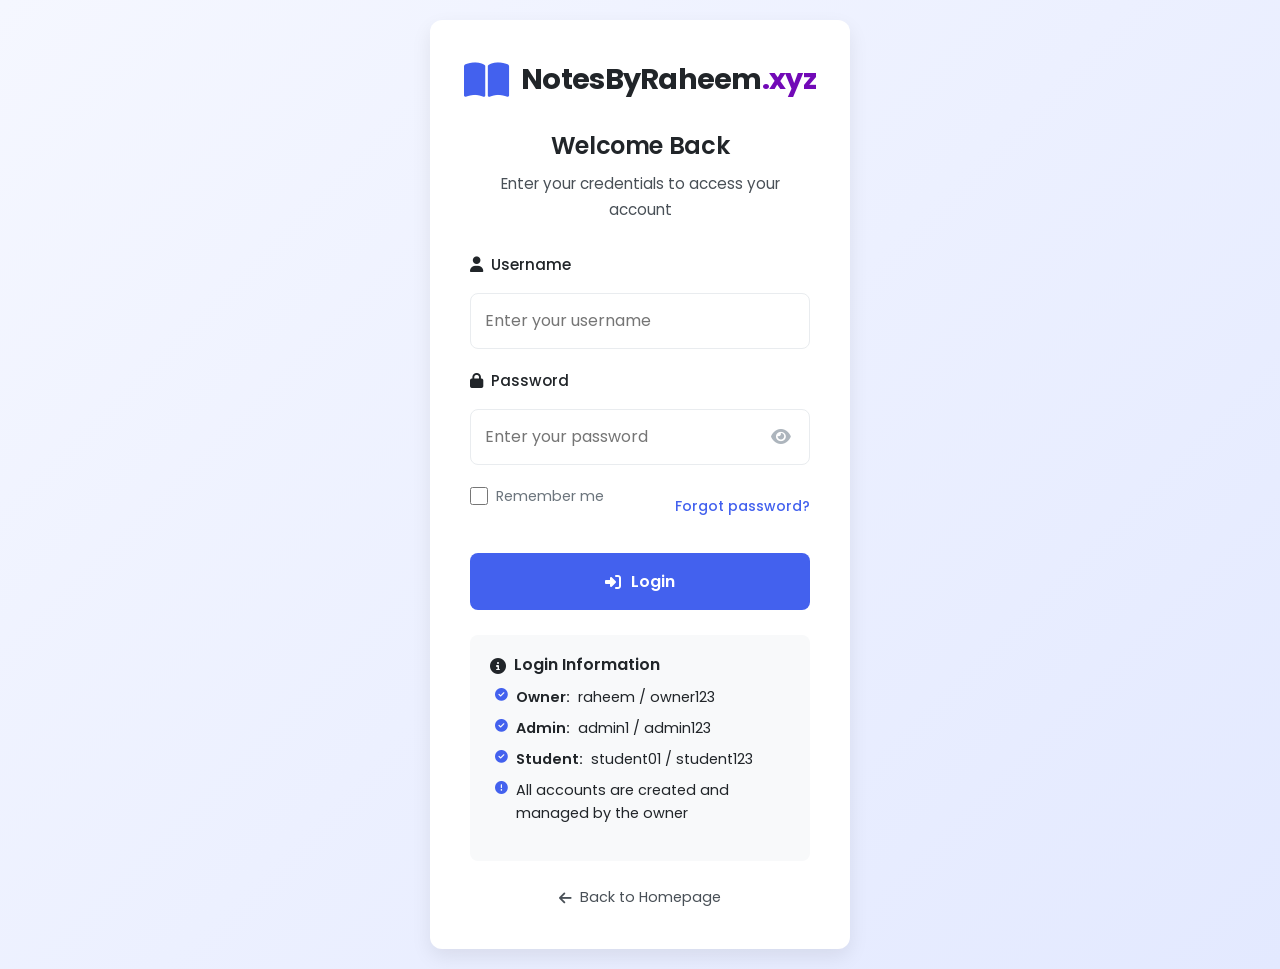
<file: admin/dashboard.html>
<!DOCTYPE html>
<html lang="en">
<head>
    <meta charset="UTF-8">
    <meta name="viewport" content="width=device-width, initial-scale=1.0">
    <title>Admin Dashboard - NotesByRaheem.xyz</title>
    <link rel="stylesheet" href="https://cdnjs.cloudflare.com/ajax/libs/font-awesome/6.4.0/css/all.min.css">
    <link href="https://fonts.googleapis.com/css2?family=Poppins:wght@300;400;500;600;700&family=Roboto:wght@300;400;500&display=swap" rel="stylesheet">
    <link rel="stylesheet" href="../css/main.css">
    <link rel="stylesheet" href="../css/pages/admin.css">
    <link rel="icon" type="image/x-icon" href="../assets/favicon.ico">
</head>
<body class="admin-page">
    <!-- Navigation Header -->
    <header class="dashboard-header">
        <div class="container">
            <nav class="dashboard-nav">
                <div class="nav-brand">
                    <a href="../index.html" class="logo-link">
                        <i class="fas fa-book-open logo-icon"></i>
                        <span class="logo-text">NotesBy<span class="logo-domain">Raheem.xyz</span></span>
                    </a>
                </div>
                
                <div class="nav-menu">
                    <ul class="nav-links">
                        <li class="nav-item active">
                            <a href="dashboard.html" class="nav-link">
                                <i class="fas fa-tachometer-alt"></i>
                                <span>Admin Dashboard</span>
                            </a>
                        </li>
                        <li class="nav-item">
                            <a href="pending.html" class="nav-link">
                                <i class="fas fa-clock"></i>
                                <span>Pending Notes</span>
                            </a>
                        </li>
                        <li class="nav-item">
                            <a href="approved.html" class="nav-link">
                                <i class="fas fa-check-circle"></i>
                                <span>Approved Notes</span>
                            </a>
                        </li>
                        <li class="nav-item">
                            <a href="users.html" class="nav-link">
                                <i class="fas fa-users"></i>
                                <span>Manage Users</span>
                            </a>
                        </li>
                        <li class="nav-item">
                            <a href="reports.html" class="nav-link">
                                <i class="fas fa-chart-bar"></i>
                                <span>Reports</span>
                            </a>
                        </li>
                    </ul>
                </div>
                
                <div class="nav-user">
                    <div class="user-dropdown">
                        <button class="user-toggle">
                            <div class="user-avatar admin">
                                <i class="fas fa-user-shield"></i>
                            </div>
                            <span class="user-name">Admin User</span>
                            <i class="fas fa-chevron-down"></i>
                        </button>
                        <div class="dropdown-menu">
                            <a href="profile.html" class="dropdown-item">
                                <i class="fas fa-user"></i>
                                <span>Profile</span>
                            </a>
                            <a href="settings.html" class="dropdown-item">
                                <i class="fas fa-cog"></i>
                                <span>Settings</span>
                            </a>
                            <button id="logout-btn" class="dropdown-item logout">
                                <i class="fas fa-sign-out-alt"></i>
                                <span>Logout</span>
                            </button>
                        </div>
                    </div>
                </div>
            </nav>
        </div>
    </header>

    <!-- Main Content -->
    <main class="admin-main">
        <div class="container">
            <div class="admin-header">
                <h1>Admin Dashboard</h1>
                <p>Manage note approvals, review submissions, and monitor platform activity.</p>
            </div>

            <!-- Stats Overview -->
            <div class="admin-stats">
                <div class="stat-card">
                    <div class="stat-icon pending">
                        <i class="fas fa-clock"></i>
                    </div>
                    <div class="stat-content">
                        <h3 id="pending-count">12</h3>
                        <p>Pending Notes</p>
                    </div>
                </div>
                <div class="stat-card">
                    <div class="stat-icon approved">
                        <i class="fas fa-check-circle"></i>
                    </div>
                    <div class="stat-content">
                        <h3 id="approved-count">48</h3>
                        <p>Approved Notes</p>
                    </div>
                </div>
                <div class="stat-card">
                    <div class="stat-icon rejected">
                        <i class="fas fa-times-circle"></i>
                    </div>
                    <div class="stat-content">
                        <h3 id="rejected-count">5</h3>
                        <p>Rejected Notes</p>
                    </div>
                </div>
                <div class="stat-card">
                    <div class="stat-icon total">
                        <i class="fas fa-file-alt"></i>
                    </div>
                    <div class="stat-content">
                        <h3 id="total-count">65</h3>
                        <p>Total Notes</p>
                    </div>
                </div>
            </div>

            <!-- Main Sections -->
            <div class="admin-sections">
                <!-- Pending Notes Section -->
                <div class="admin-section">
                    <div class="section-header">
                        <h2>Pending Approval</h2>
                        <span class="badge" id="pending-badge">12</span>
                    </div>
                    <div class="section-content">
                        <div class="pending-notes-list" id="pending-notes-list">
                            <!-- Pending notes will be dynamically added here -->
                            <div class="pending-note-item">
                                <div class="note-preview">
                                    <div class="note-preview-icon">
                                        <i class="fas fa-file-pdf"></i>
                                    </div>
                                </div>
                                <div class="note-details">
                                    <h4>Calculus 101 - Chapter 3 Derivatives</h4>
                                    <div class="note-meta">
                                        <span><i class="fas fa-user"></i> John Doe</span>
                                        <span><i class="fas fa-book"></i> Multi-variable Calculus</span>
                                        <span><i class="fas fa-calendar"></i> 2 hours ago</span>
                                    </div>
                                    <p class="note-description">Complete notes on derivatives, including rules, examples, and practice problems. Covers chain rule, product rule, and quotient rule.</p>
                                    <div class="note-actions">
                                        <button class="btn-view" data-note-id="1">
                                            <i class="fas fa-eye"></i> View Details
                                        </button>
                                        <button class="btn-approve" data-note-id="1">
                                            <i class="fas fa-check"></i> Approve
                                        </button>
                                        <button class="btn-reject" data-note-id="1">
                                            <i class="fas fa-times"></i> Reject
                                        </button>
                                    </div>
                                </div>
                            </div>
                            
                            <div class="pending-note-item">
                                <div class="note-preview">
                                    <div class="note-preview-icon">
                                        <i class="fas fa-file-word"></i>
                                    </div>
                                </div>
                                <div class="note-details">
                                    <h4>Software Engineering Requirements</h4>
                                    <div class="note-meta">
                                        <span><i class="fas fa-user"></i> Sarah Johnson</span>
                                        <span><i class="fas fa-book"></i> Software Engineering</span>
                                        <span><i class="fas fa-calendar"></i> 5 hours ago</span>
                                    </div>
                                    <p class="note-description">Detailed notes on software requirements engineering, including functional and non-functional requirements, use cases, and user stories.</p>
                                    <div class="note-actions">
                                        <button class="btn-view" data-note-id="2">
                                            <i class="fas fa-eye"></i> View Details
                                        </button>
                                        <button class="btn-approve" data-note-id="2">
                                            <i class="fas fa-check"></i> Approve
                                        </button>
                                        <button class="btn-reject" data-note-id="2">
                                            <i class="fas fa-times"></i> Reject
                                        </button>
                                    </div>
                                </div>
                            </div>
                            
                            <div class="pending-note-item">
                                <div class="note-preview">
                                    <div class="note-preview-icon">
                                        <i class="fas fa-file-image"></i>
                                    </div>
                                </div>
                                <div class="note-details">
                                    <h4>Network Topologies Diagram</h4>
                                    <div class="note-meta">
                                        <span><i class="fas fa-user"></i> Mike Chen</span>
                                        <span><i class="fas fa-book"></i> Computer Networks</span>
                                        <span><i class="fas fa-calendar"></i> 1 day ago</span>
                                    </div>
                                    <p class="note-description">Visual diagrams of different network topologies (star, bus, ring, mesh) with explanations and comparison tables.</p>
                                    <div class="note-actions">
                                        <button class="btn-view" data-note-id="3">
                                            <i class="fas fa-eye"></i> View Details
                                        </button>
                                        <button class="btn-approve" data-note-id="3">
                                            <i class="fas fa-check"></i> Approve
                                        </button>
                                        <button class="btn-reject" data-note-id="3">
                                            <i class="fas fa-times"></i> Reject
                                        </button>
                                    </div>
                                </div>
                            </div>
                        </div>
                        <div class="text-center" style="margin-top: 1rem;">
                            <a href="pending.html" class="btn-view" style="display: inline-flex; align-items: center; gap: 0.5rem;">
                                <i class="fas fa-list"></i> View All Pending Notes
                            </a>
                        </div>
                    </div>
                </div>

                <!-- Recent Activity Section -->
                <div class="admin-section">
                    <div class="section-header">
                        <h2>Recent Activity</h2>
                        <span class="badge">Today</span>
                    </div>
                    <div class="section-content">
                        <div class="recent-activity" id="recent-activity">
                            <div class="activity-item">
                                <div class="activity-icon approval">
                                    <i class="fas fa-check"></i>
                                </div>
                                <div class="activity-content">
                                    <p><strong>You approved</strong> "Calculus Integration Notes" by Alex Brown</p>
                                    <span class="activity-time">10 minutes ago</span>
                                </div>
                            </div>
                            <div class="activity-item">
                                <div class="activity-icon rejection">
                                    <i class="fas fa-times"></i>
                                </div>
                                <div class="activity-content">
                                    <p><strong>You rejected</strong> "Civics Chapter 5" by Emma Wilson (Poor quality)</p>
                                    <span class="activity-time">1 hour ago</span>
                                </div>
                            </div>
                            <div class="activity-item">
                                <div class="activity-icon upload">
                                    <i class="fas fa-upload"></i>
                                </div>
                                <div class="activity-content">
                                    <p><strong>New note uploaded:</strong> "Assembly Language Basics" by David Lee</p>
                                    <span class="activity-time">3 hours ago</span>
                                </div>
                            </div>
                            <div class="activity-item">
                                <div class="activity-icon approval">
                                    <i class="fas fa-check"></i>
                                </div>
                                <div class="activity-content">
                                    <p><strong>You approved</strong> "Visual Programming UI Design" by Sophia Martinez</p>
                                    <span class="activity-time">5 hours ago</span>
                                </div>
                            </div>
                            <div class="activity-item">
                                <div class="activity-icon upload">
                                    <i class="fas fa-upload"></i>
                                </div>
                                <div class="activity-content">
                                    <p><strong>New note uploaded:</strong> "Network Protocols Overview" by Ryan Kim</p>
                                    <span class="activity-time">Yesterday, 2:30 PM</span>
                                </div>
                            </div>
                        </div>
                    </div>
                </div>
            </div>

            <!-- Quick Actions -->
            <div class="admin-actions">
                <button class="action-btn" id="bulk-approve-btn">
                    <div class="action-icon">
                        <i class="fas fa-check-double"></i>
                    </div>
                    <div class="action-content">
                        <h3>Bulk Approve</h3>
                        <p>Approve multiple notes at once</p>
                    </div>
                </button>
                <button class="action-btn" id="manage-users-btn">
                    <div class="action-icon">
                        <i class="fas fa-users-cog"></i>
                    </div>
                    <div class="action-content">
                        <h3>Manage Users</h3>
                        <p>View and manage student accounts</p>
                    </div>
                </button>
                <button class="action-btn" id="generate-reports-btn">
                    <div class="action-icon">
                        <i class="fas fa-chart-pie"></i>
                    </div>
                    <div class="action-content">
                        <h3>Generate Reports</h3>
                        <p>Create usage and activity reports</p>
                    </div>
                </button>
                <button class="action-btn" id="system-settings-btn">
                    <div class="action-icon">
                        <i class="fas fa-sliders-h"></i>
                    </div>
                    <div class="action-content">
                        <h3>System Settings</h3>
                        <p>Configure platform settings</p>
                    </div>
                </button>
            </div>
        </div>
    </main>

    <!-- Note Detail Modal -->
    <div class="modal" id="note-detail-modal">
        <div class="modal-content">
            <div class="modal-header">
                <h2>Note Details</h2>
                <button class="modal-close" id="modal-close">&times;</button>
            </div>
            <div class="modal-body">
                <div class="note-detail-view" id="note-detail-content">
                    <!-- Content will be dynamically populated -->
                </div>
            </div>
            <div class="modal-footer">
                <button class="btn-cancel" id="modal-cancel">Close</button>
                <button class="btn-approve" id="modal-approve">Approve Note</button>
                <button class="btn-reject" id="modal-reject">Reject Note</button>
            </div>
        </div>
    </div>

    <!-- Rejection Reason Modal -->
    <div class="modal" id="rejection-modal">
        <div class="modal-content">
            <div class="modal-header">
                <h2>Reject Note</h2>
                <button class="modal-close" id="rejection-modal-close">&times;</button>
            </div>
            <div class="modal-body">
                <p>Please provide a reason for rejecting this note. This feedback will be sent to the student.</p>
                <div class="rejection-reason">
                    <label for="rejection-reason-text">Reason for rejection:</label>
                    <textarea id="rejection-reason-text" placeholder="Enter reason for rejection..."></textarea>
                </div>
            </div>
            <div class="modal-footer">
                <button class="btn-cancel" id="rejection-cancel">Cancel</button>
                <button class="btn-reject" id="rejection-confirm">Confirm Rejection</button>
            </div>
        </div>
    </div>

    <!-- Footer -->
    <footer class="dashboard-footer">
        <div class="container">
            <div class="footer-content">
                <div class="footer-brand">
                    <a href="../index.html" class="footer-logo">
                        <i class="fas fa-book-open"></i>
                        <span>NotesBy<span class="logo-domain">Raheem.xyz</span></span>
                    </a>
                    <p class="footer-tagline">Admin Panel - Managing knowledge sharing</p>
                </div>
                <div class="footer-links">
                    <div class="link-group">
                        <h4>Admin</h4>
                        <ul>
                            <li><a href="dashboard.html">Dashboard</a></li>
                            <li><a href="pending.html">Pending Notes</a></li>
                            <li><a href="approved.html">Approved Notes</a></li>
                            <li><a href="users.html">Manage Users</a></li>
                        </ul>
                    </div>
                    <div class="link-group">
                        <h4>Platform</h4>
                        <ul>
                            <li><a href="../student/dashboard.html">Student View</a></li>
                            <li><a href="../index.html">Public Website</a></li>
                            <li><a href="#">Help & Support</a></li>
                            <li><a href="#">System Status</a></li>
                        </ul>
                    </div>
                    <div class="link-group">
                        <h4>Legal</h4>
                        <ul>
                            <li><a href="#">Privacy Policy</a></li>
                            <li><a href="#">Terms of Service</a></li>
                            <li><a href="#">Content Guidelines</a></li>
                            <li><a href="#">Copyright</a></li>
                        </ul>
                    </div>
                </div>
            </div>
            <div class="footer-bottom">
                <p>&copy; 2023 NotesByRaheem.xyz - Admin Panel v1.0</p>
                <div class="footer-social">
                    <a href="#" class="social-icon"><i class="fab fa-github"></i></a>
                    <a href="#" class="social-icon"><i class="fab fa-twitter"></i></a>
                    <a href="#" class="social-icon"><i class="fab fa-linkedin-in"></i></a>
                    <a href="#" class="social-icon"><i class="fas fa-envelope"></i></a>
                </div>
            </div>
        </div>
    </div>
</footer>

<!-- JavaScript -->
<script>
    // Check authentication
    document.addEventListener('DOMContentLoaded', function() {
        // Simulate authentication check
        const currentUser = JSON.parse(localStorage.getItem('currentUser') || sessionStorage.getItem('currentUser'));
        
        if (!currentUser || currentUser.role !== 'admin') {
            window.location.href = '../login.html';
            return;
        }
        
        // Update user name in header
        const userNameElement = document.querySelector('.user-name');
        if (userNameElement && currentUser.name) {
            userNameElement.textContent = currentUser.name;
        }
        
        // Initialize admin functionality
        initAdminDashboard();
    });

    function initAdminDashboard() {
        // Load stats
        updateStats();
        
        // Load pending notes
        loadPendingNotes();
        
        // Load recent activity
        loadRecentActivity();
        
        // Modal functionality
        const noteDetailModal = document.getElementById('note-detail-modal');
        const rejectionModal = document.getElementById('rejection-modal');
        const modalClose = document.getElementById('modal-close');
        const modalCancel = document.getElementById('modal-cancel');
        const rejectionModalClose = document.getElementById('rejection-modal-close');
        const rejectionCancel = document.getElementById('rejection-cancel');
        const rejectionConfirm = document.getElementById('rejection-confirm');
        const modalApprove = document.getElementById('modal-approve');
        const modalReject = document.getElementById('modal-reject');
        
        let currentNoteId = null;
        
        // View note details
        document.querySelectorAll('.btn-view').forEach(btn => {
            btn.addEventListener('click', function() {
                const noteId = this.getAttribute('data-note-id');
                showNoteDetails(noteId);
            });
        });
        
        // Approve note
        document.querySelectorAll('.btn-approve').forEach(btn => {
            btn.addEventListener('click', function() {
                const noteId = this.getAttribute('data-note-id');
                approveNote(noteId);
            });
        });
        
        // Reject note
        document.querySelectorAll('.btn-reject').forEach(btn => {
            btn.addEventListener('click', function() {
                const noteId = this.getAttribute('data-note-id');
                showRejectionModal(noteId);
            });
        });
        
        // Modal close buttons
        modalClose.addEventListener('click', () => {
            noteDetailModal.classList.remove('active');
        });
        
        modalCancel.addEventListener('click', () => {
            noteDetailModal.classList.remove('active');
        });
        
        rejectionModalClose.addEventListener('click', () => {
            rejectionModal.classList.remove('active');
        });
        
        rejectionCancel.addEventListener('click', () => {
            rejectionModal.classList.remove('active');
        });
        
        // Modal approve/reject
        modalApprove.addEventListener('click', () => {
            if (currentNoteId) {
                approveNote(currentNoteId);
                noteDetailModal.classList.remove('active');
            }
        });
        
        modalReject.addEventListener('click', () => {
            if (currentNoteId) {
                showRejectionModal(currentNoteId);
                noteDetailModal.classList.remove('active');
            }
        });
        
        // Confirm rejection
        rejectionConfirm.addEventListener('click', () => {
            const reason = document.getElementById('rejection-reason-text').value.trim();
            if (!reason) {
                alert('Please provide a reason for rejection.');
                return;
            }
            
            if (currentNoteId) {
                rejectNote(currentNoteId, reason);
                rejectionModal.classList.remove('active');
                document.getElementById('rejection-reason-text').value = '';
            }
        });
        
        // Quick action buttons
        document.getElementById('bulk-approve-btn').addEventListener('click', () => {
            alert('Bulk approve feature would open a selection interface.');
        });
        
        document.getElementById('manage-users-btn').addEventListener('click', () => {
            window.location.href = 'users.html';
        });
        
        document.getElementById('generate-reports-btn').addEventListener('click', () => {
            window.location.href = 'reports.html';
        });
        
        document.getElementById('system-settings-btn').addEventListener('click', () => {
            window.location.href = 'settings.html';
        });
        
        // Logout button
        document.getElementById('logout-btn').addEventListener('click', () => {
            localStorage.removeItem('currentUser');
            sessionStorage.removeItem('currentUser');
            window.location.href = '../login.html';
        });
        
        // Close modals when clicking outside
        window.addEventListener('click', (e) => {
            if (e.target === noteDetailModal) {
                noteDetailModal.classList.remove('active');
            }
            if (e.target === rejectionModal) {
                rejectionModal.classList.remove('active');
            }
        });
    }
    
    function updateStats() {
        // In a real app, this would fetch from an API
        // For now, we'll simulate with localStorage data
        const notes = JSON.parse(localStorage.getItem('studentNotes') || '[]');
        
        const pendingCount = notes.filter(note => note.status === 'pending').length;
        const approvedCount = notes.filter(note => note.status === 'approved').length;
        const rejectedCount = notes.filter(note => note.status === 'rejected').length;
        const totalCount = notes.length;
        
        // Update UI
        document.getElementById('pending-count').textContent = pendingCount;
        document.getElementById('approved-count').textContent = approvedCount;
        document.getElementById('rejected-count').textContent = rejectedCount;
        document.getElementById('total-count').textContent = totalCount;
        document.getElementById('pending-badge').textContent = pendingCount;
    }
    
    function loadPendingNotes() {
        // In a real app, this would fetch from an API
        // For now, we'll use sample data
        const notes = JSON.parse(localStorage.getItem('studentNotes') || '[]');
        const pendingNotes = notes.filter(note => note.status === 'pending');
        
        // If we have real pending notes, update the list
        if (pendingNotes.length > 0) {
            // We could dynamically generate the list here
            // For simplicity, we'll just update the count
            document.getElementById('pending-badge').textContent = pendingNotes.length;
            document.getElementById('pending-count').textContent = pendingNotes.length;
        }
    }
    
    function loadRecentActivity() {
        // In a real app, this would fetch from an API
        // For now, we'll keep the static content
    }
    
    function showNoteDetails(noteId) {
        // In a real app, this would fetch note details from an API
        // For now, we'll show sample data based on noteId
        const noteDetailContent = document.getElementById('note-detail-content');
        currentNoteId = noteId;
        
        // Sample note data
        const sampleNotes = {
            1: {
                title: 'Calculus 101 - Chapter 3 Derivatives',
                author: 'John Doe',
                course: 'Multi-variable Calculus',
                uploaded: '2 hours ago',
                description: 'Complete notes on derivatives, including rules, examples, and practice problems. Covers chain rule, product rule, and quotient rule.',
                status: 'pending',
                files: [
                    { name: 'derivatives.pdf', size: '2.4 MB', type: 'PDF' },
                    { name: 'practice_problems.docx', size: '1.8 MB', type: 'DOCX' }
                ],
                tags: ['derivatives', 'calculus', 'chapter-3', 'practice']
            },
            2: {
                title: 'Software Engineering Requirements',
                author: 'Sarah Johnson',
                course: 'Software Engineering',
                uploaded: '5 hours ago',
                description: 'Detailed notes on software requirements engineering, including functional and non-functional requirements, use cases, and user stories.',
                status: 'pending',
                files: [
                    { name: 'requirements_notes.pdf', size: '3.1 MB', type: 'PDF' }
                ],
                tags: ['requirements', 'software-engineering', 'use-cases']
            },
            3: {
                title: 'Network Topologies Diagram',
                author: 'Mike Chen',
                course: 'Computer Networks',
                uploaded: '1 day ago',
                description: 'Visual diagrams of different network topologies (star, bus, ring, mesh) with explanations and comparison tables.',
                status: 'pending',
                files: [
                    { name: 'topologies_diagram.png', size: '1.2 MB', type: 'PNG' },
                    { name: 'comparison_table.docx', size: '0.8 MB', type: 'DOCX' }
                ],
                tags: ['networks', 'topologies', 'diagrams']
            }
        };
        
        const note = sampleNotes[noteId] || sampleNotes[1];
        
        // Build HTML
        noteDetailContent.innerHTML = `
            <div class="detail-row">
                <div class="detail-label">Title:</div>
                <div class="detail-value">${note.title}</div>
            </div>
            <div class="detail-row">
                <div class="detail-label">Author:</div>
                <div class="detail-value">${note.author}</div>
            </div>
            <div class="detail-row">
                <div class="detail-label">Course:</div>
                <div class="detail-value">${note.course}</div>
            </div>
            <div class="detail-row">
                <div class="detail-label">Uploaded:</div>
                <div class="detail-value">${note.uploaded}</div>
            </div>
            <div class="detail-row">
                <div class="detail-label">Status:</div>
                <div class="detail-value status-${note.status}">${note.status.charAt(0).toUpperCase() + note.status.slice(1)}</div>
            </div>
            <div class="detail-row">
                <div class="detail-label">Description:</div>
                <div class="detail-value">${note.description}</div>
            </div>
            <div class="detail-row">
                <div class="detail-label">Tags:</div>
                <div class="detail-value">${note.tags.map(tag => `<span class="tag">${tag}</span>`).join(' ')}</div>
            </div>
            <div class="detail-row">
                <div class="detail-label">Files:</div>
                <div class="detail-value">
                    <div class="file-attachments">
                        ${note.files.map(file => `
                            <div class="file-attachment">
                                <div class="file-attachment-info">
                                    <div class="file-attachment-icon">
                                        <i class="fas fa-file-${file.type.toLowerCase() === 'pdf' ? 'pdf' : file.type.toLowerCase() === 'docx' ? 'word' : 'image'}"></i>
                                    </div>
                                    <div>
                                        <div class="file-attachment-name">${file.name}</div>
                                        <div class="file-attachment-size">${file.size} • ${file.type}</div>
                                    </div>
                                </div>
                                <button class="btn-view">
                                    <i class="fas fa-download"></i> Download
                                </button>
                            </div>
                        `).join('')}
                    </div>
                </div>
            </div>
        `;
        
        // Show modal
        document.getElementById('note-detail-modal').classList.add('active');
    }
    
    function showRejectionModal(noteId) {
        currentNoteId = noteId;
        document.getElementById('rejection-modal').classList.add('active');
    }
    
    function approveNote(noteId) {
        // In a real app, this would send an API request
        // For now, we'll update localStorage
        const notes = JSON.parse(localStorage.getItem('studentNotes') || '[]');
        const noteIndex = notes.findIndex(note => note.id == noteId);
        
        if (noteIndex !== -1) {
            notes[noteIndex].status = 'approved';
            notes[noteIndex].approvedAt = new Date().toISOString();
            notes[noteIndex].approvedBy = 'Admin User';
            localStorage.setItem('studentNotes', JSON.stringify(notes));
            
            // Update UI
            updateStats();
            
            // Remove from pending list
            const noteElement = document.querySelector(`[data-note-id="${noteId}"]`).closest('.pending-note-item');
            if (noteElement) {
                noteElement.remove();
            }
            
            // Show success message
            alert(`Note "${notes[noteIndex].title}" has been approved.`);
        } else {
            alert('Note not found. It may have already been processed.');
        }
    }
    
    function rejectNote(noteId, reason) {
        // In a real app, this would send an API request
        // For now, we'll update localStorage
        const notes = JSON.parse(localStorage.getItem('studentNotes') || '[]');
        const noteIndex = notes.findIndex(note => note.id == noteId);
        
        if (noteIndex !== -1) {
            notes[noteIndex].status = 'rejected';
            notes[noteIndex].rejectedAt = new Date().toISOString();
            notes[noteIndex].rejectedBy = 'Admin User';
            notes[noteIndex].rejectionReason = reason;
            localStorage.setItem('studentNotes', JSON.stringify(notes));
            
            // Update UI
            updateStats();
            
            // Remove from pending list
            const noteElement = document.querySelector(`[data-note-id="${noteId}"]`).closest('.pending-note-item');
            if (noteElement) {
                noteElement.remove();
            }
            
            // Show success message
            alert(`Note "${notes[noteIndex].title}" has been rejected. Reason: ${reason}`);
        } else {
            alert('Note not found. It may have already been processed.');
        }
    }
</script>
</body>
</html>
</file>
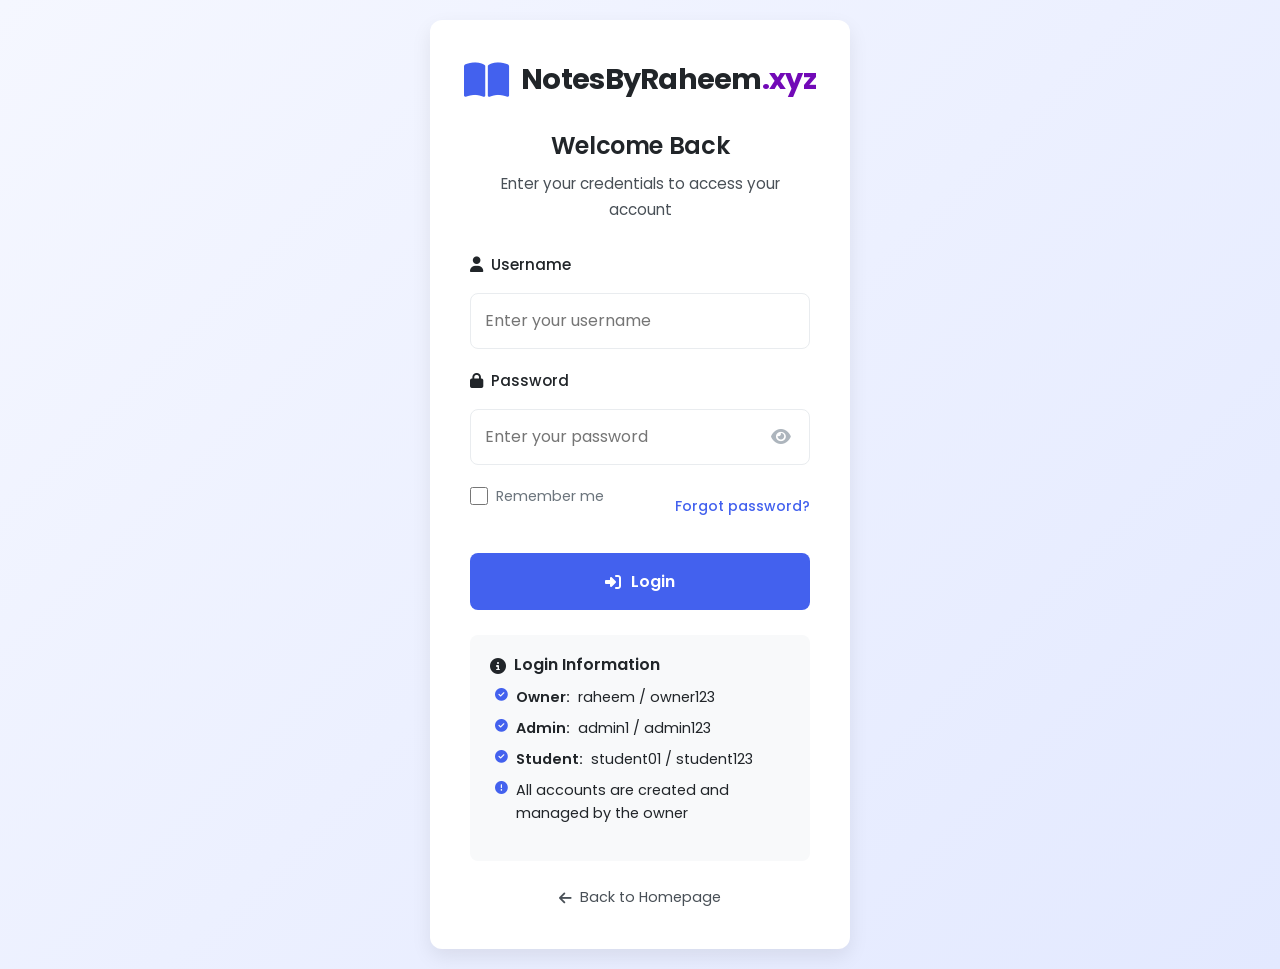
<file: owner/dashboard.html>
<!DOCTYPE html>
<html lang="en">
<head>
    <meta charset="UTF-8">
    <meta name="viewport" content="width=device-width, initial-scale=1.0">
    <title>Owner Dashboard - NotesByRaheem.xyz</title>
    <link rel="stylesheet" href="https://cdnjs.cloudflare.com/ajax/libs/font-awesome/6.4.0/css/all.min.css">
    <link href="https://fonts.googleapis.com/css2?family=Poppins:wght@300;400;500;600;700&family=Roboto:wght@300;400;500&display=swap" rel="stylesheet">
    <link rel="stylesheet" href="../css/main.css">
    <link rel="stylesheet" href="../css/pages/owner.css">
    <link rel="icon" type="image/x-icon" href="../assets/favicon.ico">
</head>
<body class="owner-page">
    <!-- Navigation Header -->
    <header class="dashboard-header">
        <div class="container">
            <nav class="dashboard-nav">
                <div class="nav-brand">
                    <a href="../index.html" class="logo-link">
                        <i class="fas fa-book-open logo-icon"></i>
                        <span class="logo-text">NotesBy<span class="logo-domain">Raheem.xyz</span></span>
                    </a>
                </div>
                
                <div class="nav-menu">
                    <ul class="nav-links">
                        <li class="nav-item active">
                            <a href="dashboard.html" class="nav-link">
                                <i class="fas fa-crown"></i>
                                <span>Owner Dashboard</span>
                            </a>
                        </li>
                        <li class="nav-item">
                            <a href="users.html" class="nav-link">
                                <i class="fas fa-users"></i>
                                <span>All Users</span>
                            </a>
                        </li>
                        <li class="nav-item">
                            <a href="admins.html" class="nav-link">
                                <i class="fas fa-user-shield"></i>
                                <span>Manage Admins</span>
                            </a>
                        </li>
                        <li class="nav-item">
                            <a href="analytics.html" class="nav-link">
                                <i class="fas fa-chart-line"></i>
                                <span>Analytics</span>
                            </a>
                        </li>
                        <li class="nav-item">
                            <a href="settings.html" class="nav-link">
                                <i class="fas fa-sliders-h"></i>
                                <span>System Settings</span>
                            </a>
                        </li>
                    </ul>
                </div>
                
                <div class="nav-user">
                    <div class="user-dropdown">
                        <button class="user-toggle">
                            <div class="user-avatar owner">
                                <i class="fas fa-crown"></i>
                            </div>
                            <span class="user-name">Owner (Raheem)</span>
                            <i class="fas fa-chevron-down"></i>
                        </button>
                        <div class="dropdown-menu">
                            <a href="profile.html" class="dropdown-item">
                                <i class="fas fa-user"></i>
                                <span>Profile</span>
                            </a>
                            <a href="settings.html" class="dropdown-item">
                                <i class="fas fa-cog"></i>
                                <span>Settings</span>
                            </a>
                            <button id="logout-btn" class="dropdown-item logout">
                                <i class="fas fa-sign-out-alt"></i>
                                <span>Logout</span>
                            </button>
                        </div>
                    </div>
                </div>
            </nav>
        </div>
    </header>

    <!-- Main Content -->
    <main class="owner-main">
        <div class="container">
            <div class="owner-header">
                <h1>Owner Dashboard</h1>
                <p>Full system control and management. Monitor platform health, manage users, and configure system settings.</p>
            </div>

            <!-- Stats Overview -->
            <div class="owner-stats">
                <div class="owner-stat-card users">
                    <div class="owner-stat-icon users">
                        <i class="fas fa-users"></i>
                    </div>
                    <div class="owner-stat-content">
                        <h3 id="total-users">156</h3>
                        <p>Total Users</p>
                        <div class="owner-stat-trend positive">
                            <i class="fas fa-arrow-up"></i>
                            <span>12% this month</span>
                        </div>
                    </div>
                </div>
                <div class="owner-stat-card notes">
                    <div class="owner-stat-icon notes">
                        <i class="fas fa-file-alt"></i>
                    </div>
                    <div class="owner-stat-content">
                        <h3 id="total-notes">423</h3>
                        <p>Total Notes</p>
                        <div class="owner-stat-trend positive">
                            <i class="fas fa-arrow-up"></i>
                            <span>8% this month</span>
                        </div>
                    </div>
                </div>
                <div class="owner-stat-card admins">
                    <div class="owner-stat-icon admins">
                        <i class="fas fa-user-shield"></i>
                    </div>
                    <div class="owner-stat-content">
                        <h3 id="total-admins">5</h3>
                        <p>Active Admins</p>
                        <div class="owner-stat-trend">
                            <span>No change</span>
                        </div>
                    </div>
                </div>
                <div class="owner-stat-card revenue">
                    <div class="owner-stat-icon revenue">
                        <i class="fas fa-dollar-sign"></i>
                    </div>
                    <div class="owner-stat-content">
                        <h3 id="total-revenue">$0</h3>
                        <p>Platform Revenue</p>
                        <div class="owner-stat-trend">
                            <span>Free platform</span>
                        </div>
                    </div>
                </div>
            </div>

            <!-- Dashboard Sections -->
            <div class="owner-dashboard">
                <!-- Platform Overview -->
                <div class="owner-section">
                    <div class="owner-section-header">
                        <h2>Platform Overview</h2>
                        <span class="badge">Live</span>
                    </div>
                    <div class="owner-section-content">
                        <div class="quick-stats">
                            <div class="quick-stat">
                                <h4>24</h4>
                                <p>Active Users</p>
                            </div>
                            <div class="quick-stat">
                                <h4>18</h4>
                                <p>Notes Uploaded Today</p>
                            </div>
                            <div class="quick-stat">
                                <h4>94%</h4>
                                <p>Approval Rate</p>
                            </div>
                            <div class="quick-stat">
                                <h4>2.1k</h4>
                                <p>Page Views Today</p>
                            </div>
                        </div>
                        <div class="chart-container">
                            <div class="chart-placeholder">
                                <i class="fas fa-chart-bar"></i>
                                <span>Activity chart would appear here</span>
                            </div>
                        </div>
                    </div>
                </div>

                <!-- Recent Users -->
                <div class="owner-section">
                    <div class="owner-section-header">
                        <h2>Recent Users</h2>
                        <span class="badge">New</span>
                    </div>
                    <div class="owner-section-content">
                        <div class="recent-users-list" id="recent-users-list">
                            <div class="recent-user-item">
                                <div class="user-avatar" style="background-color: #3b82f6;">
                                    AJ
                                </div>
                                <div class="user-info">
                                    <h4>Alex Johnson</h4>
                                    <p>alex.j@example.edu</p>
                                </div>
                                <span class="user-role student">Student</span>
                            </div>
                            <div class="recent-user-item">
                                <div class="user-avatar" style="background-color: #8b5cf6;">
                                    SM
                                </div>
                                <div class="user-info">
                                    <h4>Sarah Miller</h4>
                                    <p>sarah.m@example.edu</p>
                                </div>
                                <span class="user-role admin">Admin</span>
                            </div>
                            <div class="recent-user-item">
                                <div class="user-avatar" style="background-color: #10b981;">
                                    RK
                                </div>
                                <div class="user-info">
                                    <h4>Ryan Kim</h4>
                                    <p>ryan.k@example.edu</p>
                                </div>
                                <span class="user-role student">Student</span>
                            </div>
                            <div class="recent-user-item">
                                <div class="user-avatar" style="background-color: #f59e0b;">
                                    EM
                                </div>
                                <div class="user-info">
                                    <h4>Emma Wilson</h4>
                                    <p>emma.w@example.edu</p>
                                </div>
                                <span class="user-role student">Student</span>
                            </div>
                            <div class="recent-user-item">
                                <div class="user-avatar" style="background-color: #ef4444;">
                                    DC
                                </div>
                                <div class="user-info">
                                    <h4>David Chen</h4>
                                    <p>david.c@example.edu</p>
                                </div>
                                <span class="user-role student">Student</span>
                            </div>
                        </div>
                        <div class="text-center" style="margin-top: 1rem;">
                            <a href="users.html" class="btn-view" style="display: inline-flex; align-items: center; gap: 0.5rem;">
                                <i class="fas fa-list"></i> View All Users
                            </a>
                        </div>
                    </div>
                </div>

                <!-- System Health -->
                <div class="owner-section">
                    <div class="owner-section-header">
                        <h2>System Health</h2>
                        <span class="badge">Good</span>
                    </div>
                    <div class="owner-section-content">
                        <div class="system-health">
                            <div class="health-item">
                                <div class="health-info">
                                    <div class="health-icon good">
                                        <i class="fas fa-server"></i>
                                    </div>
                                    <div class="health-text">
                                        <h4>Server Status</h4>
                                        <p>Web server and database</p>
                                    </div>
                                </div>
                                <span class="health-status good">Operational</span>
                            </div>
                            <div class="health-item">
                                <div class="health-info">
                                    <div class="health-icon good">
                                        <i class="fas fa-database"></i>
                                    </div>
                                    <div class="health-text">
                                        <h4>Database</h4>
                                        <p>Storage and connections</p>
                                    </div>
                                </div>
                                <span class="health-status good">Healthy</span>
                            </div>
                            <div class="health-item">
                                <div class="health-info">
                                    <div class="health-icon warning">
                                        <i class="fas fa-upload"></i>
                                    </div>
                                    <div class="health-text">
                                        <h4>File Uploads</h4>
                                        <p>Storage space remaining</p>
                                    </div>
                                </div>
                                <span class="health-status warning">65% Used</span>
                            </div>
                            <div class="health-item">
                                <div class="health-info">
                                    <div class="health-icon good">
                                        <i class="fas fa-shield-alt"></i>
                                    </div>
                                    <div class="health-text">
                                        <h4>Security</h4>
                                        <p>Firewall and protection</p>
                                    </div>
                                </div>
                                <span class="health-status good">Protected</span>
                            </div>
                            <div class="health-item">
                                <div class="health-info">
                                    <div class="health-icon good">
                                        <i class="fas fa-bolt"></i>
                                    </div>
                                    <div class="health-text">
                                        <h4>Performance</h4>
                                        <p>Response time and uptime</p>
                                    </div>
                                </div>
                                <span class="health-status good">Excellent</span>
                            </div>
                        </div>
                    </div>
                </div>
            </div>

            <!-- Owner Actions -->
            <div class="owner-actions">
                <div class="owner-action-btn">
                    <div class="owner-action-icon">
                        <i class="fas fa-user-plus"></i>
                    </div>
                    <div class="owner-action-content">
                        <h3>Add New Admin</h3>
                        <p>Grant admin privileges to a trusted user. Admins can approve notes and manage content.</p>
                    </div>
                    <button class="btn btn-primary" id="add-admin-btn">
                        <i class="fas fa-plus"></i> Add Admin
                    </button>
                </div>
                
                <div class="owner-action-btn">
                    <div class="owner-action-icon">
                        <i class="fas fa-file-export"></i>
                    </div>
                    <div class="owner-action-content">
                        <h3>Export Data</h3>
                        <p>Export user data, notes, and platform statistics for backup or analysis.</p>
                    </div>
                    <button class="btn btn-secondary" id="export-data-btn">
                        <i class="fas fa-download"></i> Export
                    </button>
                </div>
                
                <div class="owner-action-btn warning">
                    <div class="owner-action-icon">
                        <i class="fas fa-bell"></i>
                    </div>
                    <div class="owner-action-content">
                        <h3>Send Announcement</h3>
                        <p>Send a platform-wide announcement to all users about updates or important information.</p>
                    </div>
                    <button class="btn btn-warning" id="send-announcement-btn">
                        <i class="fas fa-bullhorn"></i> Send
                    </button>
                </div>
                
                <div class="owner-action-btn danger">
                    <div class="owner-action-icon">
                        <i class="fas fa-cogs"></i>
                    </div>
                    <div class="owner-action-content">
                        <h3>System Maintenance</h3>
                        <p>Schedule or perform system maintenance, updates, or emergency procedures.</p>
                    </div>
                    <button class="btn btn-danger" id="maintenance-btn">
                        <i class="fas fa-tools"></i> Maintenance
                    </button>
                </div>
            </div>
        </div>
    </main>

    <!-- Footer -->
    <footer class="dashboard-footer">
        <div class="container">
            <div class="footer-content">
                <div class="footer-brand">
                    <a href="../index.html" class="footer-logo">
                        <i class="fas fa-book-open"></i>
                        <span>NotesBy<span class="logo-domain">Raheem.xyz</span></span>
                    </a>
                    <p class="footer-tagline">Owner Panel - Full System Control</p>
                </div>
                <div class="footer-links">
                    <div class="link-group">
                        <h4>Owner</h4>
                        <ul>
                            <li><a href="dashboard.html">Dashboard</a></li>
                            <li><a href="users.html">All Users</a></li>
                            <li><a href="admins.html">Manage Admins</a></li>
                            <li><a href="analytics.html">Analytics</a></li>
                        </ul>
                    </div>
                    <div class="link-group">
                        <h4>Platform</h4>
                        <ul>
                            <li><a href="../admin/dashboard.html">Admin Panel</a></li>
                            <li><a href="../student/dashboard.html">Student Panel</a></li>
                            <li><a href="../index.html">Public Website</a></li>
                            <li><a href="#">System Status</a></li>
                        </ul>
                    </div>
                    <div class="link-group">
                        <h4>Legal</h4>
                        <ul>
                            <li><a href="#">Privacy Policy</a></li>
                            <li><a href="#">Terms of Service</a></li>
                            <li><a href="#">Data Processing</a></li>
                            <li><a href="#">Compliance</a></li>
                        </ul>
                    </div>
                </div>
            </div>
            <div class="footer-bottom">
                <p>&copy; 2023 NotesByRaheem.xyz - Owner Panel v1.0 | System: Online | Uptime: 99.8%</p>
                <div class="footer-social">
                    <a href="#" class="social-icon"><i class="fab fa-github"></i></a>
                    <a href="#" class="social-icon"><i class="fab fa-twitter"></i></a>
                    <a href="#" class="social-icon"><i class="fab fa-linkedin-in"></i></a>
                    <a href="#" class="social-icon"><i class="fas fa-envelope"></i></a>
                </div>
            </div>
        </div>
    </footer>

    <!-- JavaScript -->
    <script>
        // Check authentication
        document.addEventListener('DOMContentLoaded', function() {
            // Simulate authentication check
            const currentUser = JSON.parse(localStorage.getItem('currentUser') || sessionStorage.getItem('currentUser'));
            
            if (!currentUser || currentUser.role !== 'owner') {
                window.location.href = '../login.html';
                return;
            }
            
            // Update user name in header
            const userNameElement = document.querySelector('.user-name');
            if (userNameElement && currentUser.name) {
                userNameElement.textContent = currentUser.name;
            }
            
            // Initialize owner functionality
            initOwnerDashboard();
        });

        function initOwnerDashboard() {
            // Load stats
            updateOwnerStats();
            
            // Button event listeners
            document.getElementById('add-admin-btn').addEventListener('click', () => {
                alert('Add admin feature would open a user selection interface.');
            });
            
            document.getElementById('export-data-btn').addEventListener('click', () => {
                alert('Data export would generate and download CSV/JSON files.');
            });
            
            document.getElementById('send-announcement-btn').addEventListener('click', () => {
                alert('Announcement feature would open a message composer.');
            });
            
            document.getElementById('maintenance-btn').addEventListener('click', () => {
                if (confirm('Are you sure you want to enter maintenance mode? This will temporarily disable the platform for all users.')) {
                    alert('Maintenance mode would be activated. (Simulated)');
                }
            });
            
            // Logout button
            document.getElementById('logout-btn').addEventListener('click', () => {
                localStorage.removeItem('currentUser');
                sessionStorage.removeItem('currentUser');
                window.location.href = '../login.html';
            });
        }
        
        function updateOwnerStats() {
            // In a real app, this would fetch from an API
            // For now, we'll simulate with localStorage data
            const notes = JSON.parse(localStorage.getItem('studentNotes') || '[]');
            const users = JSON.parse(localStorage.getItem('users') || '[]');
            
            // Count different types of users
            const studentCount = users.filter(user => user.role === 'student').length;
            const adminCount = users.filter(user => user.role === 'admin').length;
            const ownerCount = users.filter(user => user.role === 'owner').length;
            const totalUsers = studentCount + adminCount + ownerCount;
            
            // Update UI
            document.getElementById('total-users').textContent = totalUsers || 156;
            document.getElementById('total-notes').textContent = notes.length || 423;
            document.getElementById('total-admins').textContent = adminCount || 5;
        }
    </script>
</body>
</html>
</file>
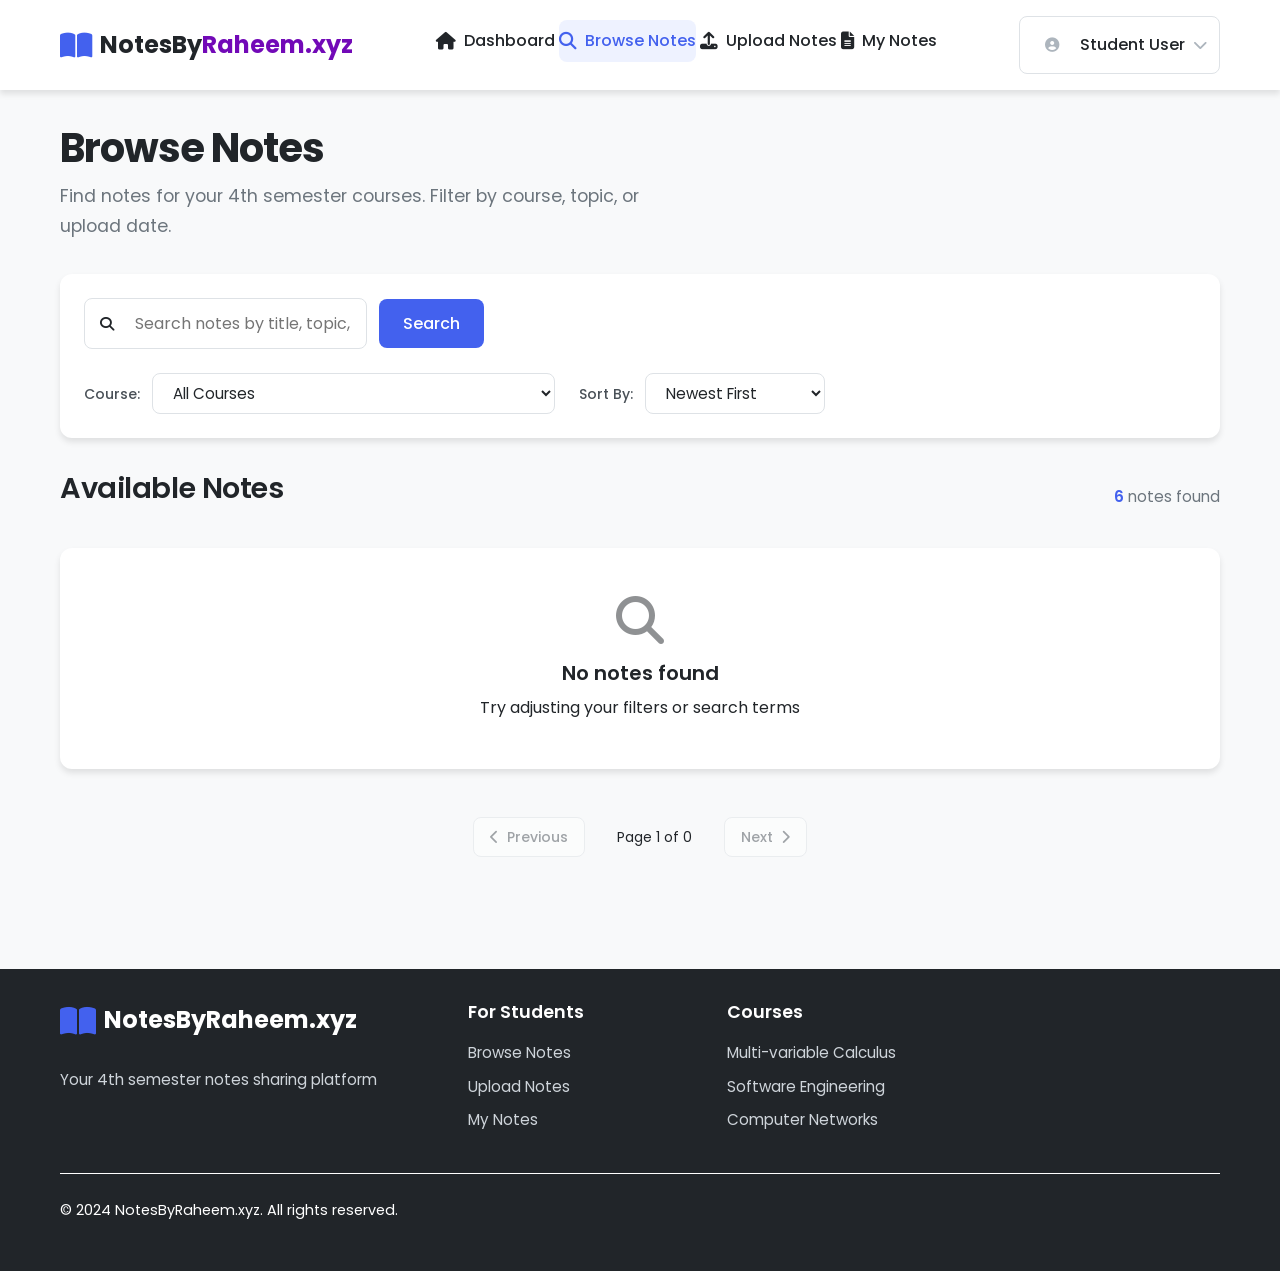
<file: student/browse.html>
<!DOCTYPE html>
<html lang="en">
<head>
    <meta charset="UTF-8">
    <meta name="viewport" content="width=device-width, initial-scale=1.0">
    <title>Browse Notes - NotesByRaheem.xyz</title>
    <link rel="stylesheet" href="https://cdnjs.cloudflare.com/ajax/libs/font-awesome/6.4.0/css/all.min.css">
    <link href="https://fonts.googleapis.com/css2?family=Poppins:wght@300;400;500;600;700&family=Roboto:wght@300;400;500&display=swap" rel="stylesheet">
    <link rel="stylesheet" href="../css/main.css">
    <link rel="stylesheet" href="../css/pages/dashboard.css">
    <link rel="stylesheet" href="../css/pages/browse.css">
    <link rel="icon" type="image/x-icon" href="../assets/favicon.ico">
</head>
<body class="browse-page">
    <!-- Navigation Header -->
    <header class="dashboard-header">
        <div class="container">
            <nav class="dashboard-nav">
                <div class="nav-brand">
                    <a href="../index.html" class="logo-link">
                        <i class="fas fa-book-open logo-icon"></i>
                        <span class="logo-text">NotesBy<span class="logo-domain">Raheem.xyz</span></span>
                    </a>
                </div>
                
                <div class="nav-menu">
                    <ul class="nav-links">
                        <li class="nav-item">
                            <a href="dashboard.html" class="nav-link">
                                <i class="fas fa-home"></i>
                                <span>Dashboard</span>
                            </a>
                        </li>
                        <li class="nav-item active">
                            <a href="browse.html" class="nav-link">
                                <i class="fas fa-search"></i>
                                <span>Browse Notes</span>
                            </a>
                        </li>
                        <li class="nav-item">
                            <a href="upload.html" class="nav-link">
                                <i class="fas fa-upload"></i>
                                <span>Upload Notes</span>
                            </a>
                        </li>
                        <li class="nav-item">
                            <a href="my-notes.html" class="nav-link">
                                <i class="fas fa-file-alt"></i>
                                <span>My Notes</span>
                            </a>
                        </li>
                    </ul>
                </div>
                
                <div class="nav-user">
                    <div class="user-dropdown">
                        <button class="user-toggle">
                            <div class="user-avatar">
                                <i class="fas fa-user-circle"></i>
                            </div>
                            <span class="user-name">Student User</span>
                            <i class="fas fa-chevron-down"></i>
                        </button>
                        <div class="dropdown-menu">
                            <a href="profile.html" class="dropdown-item">
                                <i class="fas fa-user"></i>
                                <span>My Profile</span>
                            </a>
                            <a href="settings.html" class="dropdown-item">
                                <i class="fas fa-cog"></i>
                                <span>Settings</span>
                            </a>
                            <div class="dropdown-divider"></div>
                            <button id="logout-btn" class="dropdown-item logout">
                                <i class="fas fa-sign-out-alt"></i>
                                <span>Logout</span>
                            </button>
                        </div>
                    </div>
                </div>
                
                <button class="mobile-menu-toggle">
                    <i class="fas fa-bars"></i>
                </button>
            </nav>
        </div>
    </header>

    <!-- Main Content -->
    <main class="browse-main">
        <div class="container">
            <!-- Page Header -->
            <div class="page-header">
                <h1 class="page-title">Browse Notes</h1>
                <p class="page-subtitle">
                    Find notes for your 4th semester courses. Filter by course, topic, or upload date.
                </p>
            </div>

            <!-- Search and Filter Section -->
            <div class="filter-section">
                <div class="search-box">
                    <i class="fas fa-search search-icon"></i>
                    <input type="text" id="search-input" placeholder="Search notes by title, topic, or description...">
                    <button class="search-btn">Search</button>
                </div>
                
                <div class="filter-controls">
                    <div class="filter-group">
                        <label for="course-filter">Course:</label>
                        <select id="course-filter">
                            <option value="all">All Courses</option>
                            <option value="mvc">Multi-variable Calculus</option>
                            <option value="se">Software Engineering</option>
                            <option value="cn">Computer Networks</option>
                            <option value="cce">Civics & Community Engagement</option>
                            <option value="vp">Visual Programming</option>
                            <option value="coal">Computer Organization & Assembly Language</option>
                        </select>
                    </div>
                    
                    <div class="filter-group">
                        <label for="sort-filter">Sort By:</label>
                        <select id="sort-filter">
                            <option value="newest">Newest First</option>
                            <option value="oldest">Oldest First</option>
                            <option value="popular">Most Popular</option>
                            <option value="rating">Highest Rated</option>
                        </select>
                    </div>
                </div>
            </div>

            <!-- Notes Grid -->
            <div class="notes-grid-section">
                <div class="notes-header">
                    <h2 class="notes-title">Available Notes</h2>
                    <div class="notes-count">
                        <span id="notes-count">6</span> notes found
                    </div>
                </div>
                
                <div class="notes-grid" id="notes-grid">
                    <!-- Note Card 1 -->
                    <div class="note-card">
                        <div class="note-header">
                            <span class="note-course mvc">Multi-variable Calculus</span>
                            <span class="note-date">2 days ago</span>
                        </div>
                        <div class="note-body">
                            <h3 class="note-title">Partial Derivatives & Applications</h3>
                            <p class="note-description">
                                Comprehensive notes on partial derivatives, gradient vectors, and their applications.
                            </p>
                            <div class="note-meta">
                                <span class="note-author">
                                    <i class="fas fa-user"></i>
                                    Ali Ahmed
                                </span>
                                <span class="note-pages">
                                    <i class="fas fa-file"></i>
                                    12 pages
                                </span>
                            </div>
                        </div>
                        <div class="note-footer">
                            <div class="note-rating">
                                <i class="fas fa-star"></i>
                                <span class="rating-value">4.8</span>
                            </div>
                            <div class="note-actions">
                                <button class="btn-preview">
                                    <i class="fas fa-eye"></i>
                                    Preview
                                </button>
                                <button class="btn-download">
                                    <i class="fas fa-download"></i>
                                    Download
                                </button>
                            </div>
                        </div>
                    </div>
                    
                    <!-- Note Card 2 -->
                    <div class="note-card">
                        <div class="note-header">
                            <span class="note-course se">Software Engineering</span>
                            <span class="note-date">1 week ago</span>
                        </div>
                        <div class="note-body">
                            <h3 class="note-title">Design Patterns</h3>
                            <p class="note-description">
                                Detailed explanation of Singleton and Factory design patterns with code examples.
                            </p>
                            <div class="note-meta">
                                <span class="note-author">
                                    <i class="fas fa-user"></i>
                                    Sara Khan
                                </span>
                                <span class="note-pages">
                                    <i class="fas fa-file"></i>
                                    8 pages
                                </span>
                            </div>
                        </div>
                        <div class="note-footer">
                            <div class="note-rating">
                                <i class="fas fa-star"></i>
                                <span class="rating-value">4.5</span>
                            </div>
                            <div class="note-actions">
                                <button class="btn-preview">
                                    <i class="fas fa-eye"></i>
                                    Preview
                                </button>
                                <button class="btn-download">
                                    <i class="fas fa-download"></i>
                                    Download
                                </button>
                            </div>
                        </div>
                    </div>
                    
                    <!-- Note Card 3 -->
                    <div class="note-card">
                        <div class="note-header">
                            <span class="note-course cn">Computer Networks</span>
                            <span class="note-date">3 days ago</span>
                        </div>
                        <div class="note-body">
                            <h3 class="note-title">TCP/IP Protocol Suite</h3>
                            <p class="note-description">
                                Complete overview of TCP/IP layers, protocols, and their functions.
                            </p>
                            <div class="note-meta">
                                <span class="note-author">
                                    <i class="fas fa-user"></i>
                                    Admin
                                </span>
                                <span class="note-pages">
                                    <i class="fas fa-file"></i>
                                    15 pages
                                </span>
                            </div>
                        </div>
                        <div class="note-footer">
                            <div class="note-rating">
                                <i class="fas fa-star"></i>
                                <span class="rating-value">4.9</span>
                            </div>
                            <div class="note-actions">
                                <button class="btn-preview">
                                    <i class="fas fa-eye"></i>
                                    Preview
                                </button>
                                <button class="btn-download">
                                    <i class="fas fa-download"></i>
                                    Download
                                </button>
                            </div>
                        </div>
                    </div>
                </div>
                
                <div class="pagination">
                    <button class="page-btn prev" disabled>
                        <i class="fas fa-chevron-left"></i>
                        Previous
                    </button>
                    <div class="page-numbers">
                        <button class="page-number active">1</button>
                        <button class="page-number">2</button>
                        <button class="page-number">3</button>
                    </div>
                    <button class="page-btn next">
                        Next
                        <i class="fas fa-chevron-right"></i>
                    </button>
                </div>
            </div>
        </div>
    </main>

    <!-- Footer -->
    <footer class="dashboard-footer">
        <div class="container">
            <div class="footer-content">
                <div class="footer-brand">
                    <a href="../index.html" class="footer-logo">
                        <i class="fas fa-book-open"></i>
                        <span>NotesByRaheem.xyz</span>
                    </a>
                    <p class="footer-tagline">
                        Your 4th semester notes sharing platform
                    </p>
                </div>
                
                <div class="footer-links">
                    <div class="link-group">
                        <h4 class="link-title">For Students</h4>
                        <ul>
                            <li><a href="browse.html">Browse Notes</a></li>
                            <li><a href="upload.html">Upload Notes</a></li>
                            <li><a href="my-notes.html">My Notes</a></li>
                        </ul>
                    </div>
                    
                    <div class="link-group">
                        <h4 class="link-title">Courses</h4>
                        <ul>
                            <li><a href="browse.html?course=mvc">Multi-variable Calculus</a></li>
                            <li><a href="browse.html?course=se">Software Engineering</a></li>
                            <li><a href="browse.html?course=cn">Computer Networks</a></li>
                        </ul>
                    </div>
                </div>
            </div>
            
            <div class="footer-bottom">
                <p class="copyright">
                    &copy; 2024 NotesByRaheem.xyz. All rights reserved.
                </p>
            </div>
        </div>
    </footer>

    <!-- JavaScript -->
    <script src="../js/auth/auth.js"></script>
    <script src="../js/components/browse.js"></script>
    <script>
        // Initialize authentication and browse functionality
        document.addEventListener('DOMContentLoaded', function() {
            // Initialize authentication for student role
            if (typeof initAuth === 'function') {
                initAuth('student');
            }
            
            // Initialize browse page functionality
            if (typeof initBrowsePage === 'function') {
                initBrowsePage();
            }
        });
    </script>
</body>
</html>
</file>
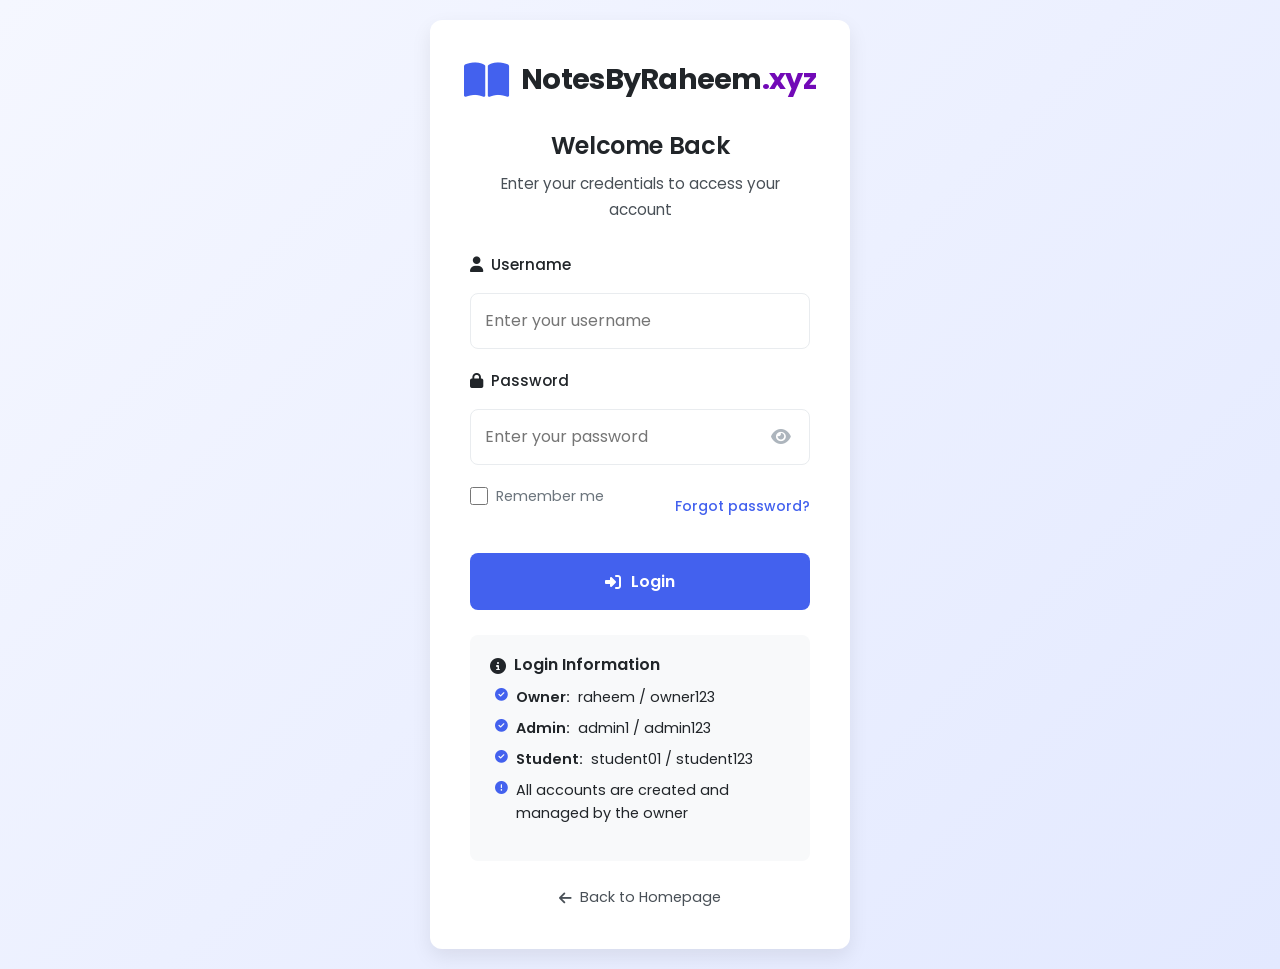
<file: student/dashboard.html>
<!DOCTYPE html>
<html lang="en">
<head>
    <meta charset="UTF-8">
    <meta name="viewport" content="width=device-width, initial-scale=1.0">
    <title>Student Dashboard - NotesByRaheem.xyz</title>
    <link rel="stylesheet" href="https://cdnjs.cloudflare.com/ajax/libs/font-awesome/6.4.0/css/all.min.css">
    <link href="https://fonts.googleapis.com/css2?family=Poppins:wght@300;400;500;600;700&family=Roboto:wght@300;400;500&display=swap" rel="stylesheet">
    <link rel="stylesheet" href="../css/main.css">
    <link rel="stylesheet" href="../css/pages/dashboard.css">
    <link rel="icon" type="image/x-icon" href="../assets/favicon.ico">
</head>
<body class="dashboard-page">
    <!-- Navigation Header -->
    <header class="dashboard-header">
        <div class="container">
            <nav class="dashboard-nav">
                <div class="nav-brand">
                    <a href="../index.html" class="logo-link">
                        <i class="fas fa-book-open logo-icon"></i>
                        <span class="logo-text">NotesBy<span class="logo-domain">Raheem.xyz</span></span>
                    </a>
                </div>
                
                <div class="nav-menu">
                    <ul class="nav-links">
                        <li class="nav-item active">
                            <a href="dashboard.html" class="nav-link">
                                <i class="fas fa-home"></i>
                                <span>Dashboard</span>
                            </a>
                        </li>
                        <li class="nav-item">
                            <a href="browse.html" class="nav-link">
                                <i class="fas fa-search"></i>
                                <span>Browse Notes</span>
                            </a>
                        </li>
                        <li class="nav-item">
                            <a href="upload.html" class="nav-link">
                                <i class="fas fa-upload"></i>
                                <span>Upload Notes</span>
                            </a>
                        </li>
                        <li class="nav-item">
                            <a href="my-notes.html" class="nav-link">
                                <i class="fas fa-file-alt"></i>
                                <span>My Notes</span>
                            </a>
                        </li>
                    </ul>
                </div>
                
                <div class="nav-user">
                    <div class="user-dropdown">
                        <button class="user-toggle">
                            <div class="user-avatar">
                                <i class="fas fa-user-circle"></i>
                            </div>
                            <span class="user-name">Student User</span>
                            <i class="fas fa-chevron-down"></i>
                        </button>
                        <div class="dropdown-menu">
                            <a href="profile.html" class="dropdown-item">
                                <i class="fas fa-user"></i>
                                <span>My Profile</span>
                            </a>
                            <a href="settings.html" class="dropdown-item">
                                <i class="fas fa-cog"></i>
                                <span>Settings</span>
                            </a>
                            <div class="dropdown-divider"></div>
                            <button id="logout-btn" class="dropdown-item logout">
                                <i class="fas fa-sign-out-alt"></i>
                                <span>Logout</span>
                            </button>
                        </div>
                    </div>
                </div>
                
                <button class="mobile-menu-toggle">
                    <i class="fas fa-bars"></i>
                </button>
            </nav>
        </div>
    </header>

    <!-- Main Content -->
    <main class="dashboard-main">
        <div class="container">
            <!-- Welcome Section -->
            <section class="welcome-section">
                <div class="welcome-card">
                    <div class="welcome-content">
                        <h1 class="welcome-title">Welcome back, Student!</h1>
                        <p class="welcome-text">
                            You have access to notes for all 4th semester courses. 
                            Browse, upload, or manage your notes below.
                        </p>
                        <div class="welcome-stats">
                            <div class="stat-item">
                                <div class="stat-value">12</div>
                                <div class="stat-label">Notes Uploaded</div>
                            </div>
                            <div class="stat-item">
                                <div class="stat-value">8</div>
                                <div class="stat-label">Notes Approved</div>
                            </div>
                            <div class="stat-item">
                                <div class="stat-value">4</div>
                                <div class="stat-label">Pending Review</div>
                            </div>
                        </div>
                    </div>
                    <div class="welcome-image">
                        <i class="fas fa-graduation-cap"></i>
                    </div>
                </div>
            </section>

            <!-- Quick Actions -->
            <section class="quick-actions-section">
                <h2 class="section-title">Quick Actions</h2>
                <div class="actions-grid">
                    <a href="upload.html" class="action-card primary">
                        <div class="action-icon">
                            <i class="fas fa-upload"></i>
                        </div>
                        <h3 class="action-title">Upload New Notes</h3>
                        <p class="action-description">
                            Share your notes with classmates. Upload PDFs, images, or documents.
                        </p>
                    </a>
                    
                    <a href="browse.html" class="action-card secondary">
                        <div class="action-icon">
                            <i class="fas fa-search"></i>
                        </div>
                        <h3 class="action-title">Browse Notes</h3>
                        <p class="action-description">
                            Find notes by course, topic, or upload date. Filter by your needs.
                        </p>
                    </a>
                    
                    <a href="my-notes.html" class="action-card accent">
                        <div class="action-icon">
                            <i class="fas fa-file-alt"></i>
                        </div>
                        <h3 class="action-title">Manage My Notes</h3>
                        <p class="action-description">
                            View, edit, or delete your uploaded notes. Check approval status.
                        </p>
                    </a>
                    
                    <a href="profile.html" class="action-card success">
                        <div class="action-icon">
                            <i class="fas fa-user-edit"></i>
                        </div>
                        <h3 class="action-title">Update Profile</h3>
                        <p class="action-description">
                            Keep your information current. Change password or contact details.
                        </p>
                    </a>
                </div>
            </section>

            <!-- Course Overview -->
            <section class="courses-section">
                <h2 class="section-title">Your 4th Semester Courses</h2>
                <div class="courses-grid">
                    <div class="course-card mvc">
                        <div class="course-header">
                            <div class="course-icon">
                                <i class="fas fa-calculator"></i>
                            </div>
                            <h3 class="course-title">Multi-variable Calculus</h3>
                        </div>
                        <div class="course-stats">
                            <div class="stat">
                                <span class="stat-number">24</span>
                                <span class="stat-label">Notes Available</span>
                            </div>
                            <div class="stat">
                                <span class="stat-number">5</span>
                                <span class="stat-label">Your Uploads</span>
                            </div>
                        </div>
                        <a href="browse.html?course=mvc" class="course-link">
                            Browse Notes <i class="fas fa-arrow-right"></i>
                        </a>
                    </div>
                    
                    <div class="course-card se">
                        <div class="course-header">
                            <div class="course-icon">
                                <i class="fas fa-code"></i>
                            </div>
                            <h3 class="course-title">Software Engineering</h3>
                        </div>
                        <div class="course-stats">
                            <div class="stat">
                                <span class="stat-number">18</span>
                                <span class="stat-label">Notes Available</span>
                            </div>
                            <div class="stat">
                                <span class="stat-number">3</span>
                                <span class="stat-label">Your Uploads</span>
                            </div>
                        </div>
                        <a href="browse.html?course=se" class="course-link">
                            Browse Notes <i class="fas fa-arrow-right"></i>
                        </a>
                    </div>
                    
                    <div class="course-card cn">
                        <div class="course-header">
                            <div class="course-icon">
                                <i class="fas fa-network-wired"></i>
                            </div>
                            <h3 class="course-title">Computer Networks</h3>
                        </div>
                        <div class="course-stats">
                            <div class="stat">
                                <span class="stat-number">22</span>
                                <span class="stat-label">Notes Available</span>
                            </div>
                            <div class="stat">
                                <span class="stat-number">2</span>
                                <span class="stat-label">Your Uploads</span>
                            </div>
                        </div>
                        <a href="browse.html?course=cn" class="course-link">
                            Browse Notes <i class="fas fa-arrow-right"></i>
                        </a>
                    </div>
                    
                    <div class="course-card cce">
                        <div class="course-header">
                            <div class="course-icon">
                                <i class="fas fa-hands-helping"></i>
                            </div>
                            <h3 class="course-title">Civics & Community Engagement</h3>
                        </div>
                        <div class="course-stats">
                            <div class="stat">
                                <span class="stat-number">15</span>
                                <span class="stat-label">Notes Available</span>
                            </div>
                            <div class="stat">
                                <span class="stat-number">1</span>
                                <span class="stat-label">Your Uploads</span>
                            </div>
                        </div>
                        <a href="browse.html?course=cce" class="course-link">
                            Browse Notes <i class="fas fa-arrow-right"></i>
                        </a>
                    </div>
                    
                    <div class="course-card vp">
                        <div class="course-header">
                            <div class="course-icon">
                                <i class="fas fa-paint-brush"></i>
                            </div>
                            <h3 class="course-title">Visual Programming</h3>
                        </div>
                        <div class="course-stats">
                            <div class="stat">
                                <span class="stat-number">20</span>
                                <span class="stat-label">Notes Available</span>
                            </div>
                            <div class="stat">
                                <span class="stat-number">1</span>
                                <span class="stat-label">Your Uploads</span>
                            </div>
                        </div>
                        <a href="browse.html?course=vp" class="course-link">
                            Browse Notes <i class="fas fa-arrow-right"></i>
                        </a>
                    </div>
                    
                    <div class="course-card coal">
                        <div class="course-header">
                            <div class="course-icon">
                                <i class="fas fa-microchip"></i>
                            </div>
                            <h3 class="course-title">Computer Organization & Assembly Language</h3>
                        </div>
                        <div class="course-stats">
                            <div class="stat">
                                <span class="stat-number">19</span>
                                <span class="stat-label">Notes Available</span>
                            </div>
                            <div class="stat">
                                <span class="stat-number">0</span>
                                <span class="stat-label">Your Uploads</span>
                            </div>
                        </div>
                        <a href="browse.html?course=coal" class="course-link">
                            Browse Notes <i class="fas fa-arrow-right"></i>
                        </a>
                    </div>
                </div>
            </section>

            <!-- Recent Activity -->
            <section class="activity-section">
                <div class="section-header">
                    <h2 class="section-title">Recent Activity</h2>
                    <a href="activity.html" class="view-all-link">View All <i class="fas fa-arrow-right"></i></a>
                </div>
                
                <div class="activity-list">
                    <div class="activity-item">
                        <div class="activity-icon success">
                            <i class="fas fa-check-circle"></i>
                        </div>
                        <div class="activity-content">
                            <h4 class="activity-title">Note Approved</h4>
                            <p class="activity-description">
                                "Software Engineering - Design Patterns" has been approved by Admin.
                            </p>
                            <span class="activity-time">2 hours ago</span>
                        </div>
                    </div>
                    
                    <div class="activity-item">
                        <div class="activity-icon warning">
                            <i class="fas fa-clock"></i>
                        </div>
                        <div class="activity-content">
                            <h4 class="activity-title">Note Uploaded</h4>
                            <p class="activity-description">
                                You uploaded "Multi-variable Calculus - Partial Derivatives".
                            </p>
                            <span class="activity-time">1 day ago</span>
                        </div>
                    </div>
                    
                    <div class="activity-item">
                        <div class="activity-icon primary">
                            <i class="fas fa-download"></i>
                        </div>
                        <div class="activity-content">
                            <h4 class="activity-title">Note Downloaded</h4>
                            <p class="activity-description">
                                You downloaded "Computer Networks - TCP/IP Protocol Suite".
                            </p>
                            <span class="activity-time">2 days ago</span>
                        </div>
                    </div>
                    
                    <div class="activity-item">
                        <div class="activity-icon accent">
                            <i class="fas fa-star"></i>
                        </div>
                        <div class="activity-content">
                            <h4 class="activity-title">Note Rated</h4>
                            <p class="activity-description">
                                You rated "Visual Programming - GUI Design" 5 stars.
                            </p>
                            <span class="activity-time">3 days ago</span>
                        </div>
                    </div>
                </div>
            </section>
        </div>
    </main>

    <!-- Footer -->
    <footer class="dashboard-footer">
        <div class="container">
            <div class="footer-content">
                <div class="footer-brand">
                    <a href="../index.html" class="footer-logo">
                        <i class="fas fa-book-open"></i>
                        <span>NotesByRaheem.xyz</span>
                    </a>
                    <p class="footer-tagline">
                        Your 4th semester notes sharing platform
                    </p>
                </div>
                
                <div class="footer-links">
                    <div class="link-group">
                        <h4 class="link-title">For Students</h4>
                        <ul>
                            <li><a href="browse.html">Browse Notes</a></li>
                            <li><a href="upload.html">Upload Notes</a></li>
                            <li><a href="my-notes.html">My Notes</a></li>
                            <li><a href="profile.html">Profile</a></li>
                        </ul>
                    </div>
                    
                    <div class="link-group">
                        <h4 class="link-title">Courses</h4>
                        <ul>
                            <li><a href="browse.html?course=mvc">Multi-variable Calculus</a></li>
                            <li><a href="browse.html?course=se">Software Engineering</a></li>
                            <li><a href="browse.html?course=cn">Computer Networks</a></li>
                            <li><a href="browse.html?course=cce">Civics & Community Engagement</a></li>
                        </ul>
                    </div>
                    
                    <div class="link-group">
                        <h4 class="link-title">Support</h4>
                        <ul>
                            <li><a href="../help.html">Help Center</a></li>
                            <li><a href="../contact.html">Contact Us</a></li>
                            <li><a href="../privacy.html">Privacy Policy</a></li>
                            <li><a href="../terms.html">Terms of Service</a></li>
                        </ul>
                    </div>
                </div>
            </div>
            
            <div class="footer-bottom">
                <p class="copyright">
                    &copy; 2024 NotesByRaheem.xyz. All rights reserved.
                </p>
                <div class="footer-social">
                    <a href="#" class="social-link"><i class="fab fa-facebook"></i></a>
                    <a href="#" class="social-link"><i class="fab fa-twitter"></i></a>
                    <a href="#" class="social-link"><i class="fab fa-instagram"></i></a>
                    <a href="#" class="social-link"><i class="fab fa-linkedin"></i></a>
                </div>
            </div>
        </div>
    </footer>

    <!-- JavaScript -->
    <script src="../js/auth/auth.js"></script>
    <script src="../js/components/dashboard.js"></script>
    <script>
        // Check if user is logged in
        document.addEventListener('DOMContentLoaded', function() {
            // Check authentication
            const currentUser = JSON.parse(localStorage.getItem('currentUser') || sessionStorage.getItem('currentUser'));
            
            if (!currentUser || currentUser.role !== 'student') {
                window.location.href = '../login.html';
                return;
            }
            
            // Update user name
            const userNameElements = document.querySelectorAll('.user-name');
            userNameElements.forEach(el => {
                el.textContent = currentUser.name || 'Student User';
            });
            
            // Logout functionality
            document.getElementById('logout-btn').addEventListener('click', function() {
                localStorage.removeItem('currentUser');
                sessionStorage.removeItem('currentUser');
                window.location.href = '../login.html';
            });
            
            // Mobile menu toggle
            const mobileToggle = document.querySelector('.mobile-menu-toggle');
            const navMenu = document.querySelector('.nav-menu');
            
            mobileToggle.addEventListener('click', function() {
                navMenu.classList.toggle('active');
            });
        });
    </script>
</body>
</html>
</file>
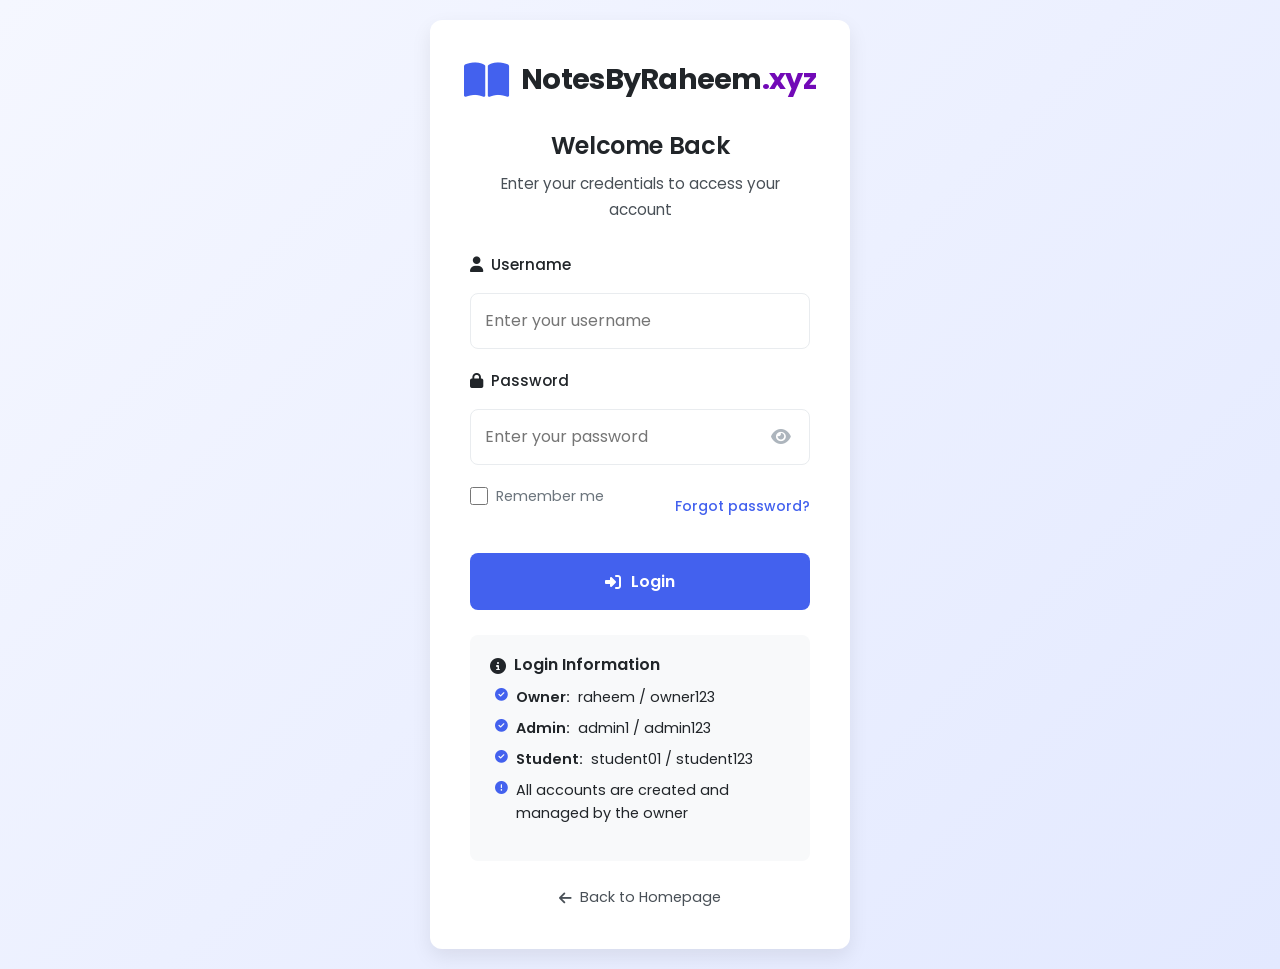
<file: student/my-uploads.html>
<!DOCTYPE html>
<html lang="en">
<head>
    <meta charset="UTF-8">
    <meta name="viewport" content="width=device-width, initial-scale=1.0">
    <title>My Uploads - NotesByRaheem.xyz</title>
    <link rel="stylesheet" href="../css/main.css">
    <link rel="stylesheet" href="../css/pages/dashboard.css">
    <link rel="icon" type="image/x-icon" href="../assets/favicon.ico">
    <link rel="stylesheet" href="https://cdnjs.cloudflare.com/ajax/libs/font-awesome/6.4.0/css/all.min.css">
</head>
<body class="my-uploads-page">
    <header class="dashboard-header">
        <div class="container">
            <nav class="dashboard-nav">
                <div class="nav-brand">
                    <a href="../index.html" class="logo-link">
                        <i class="fas fa-book-open"></i>
                        <span>NotesByRaheem</span>
                    </a>
                </div>
                
                <div class="nav-menu">
                    <ul class="nav-links">
                        <li class="nav-item">
                            <a href="dashboard.html" class="nav-link">
                                <i class="fas fa-home"></i>
                                <span>Dashboard</span>
                            </a>
                        </li>
                        <li class="nav-item">
                            <a href="browse.html" class="nav-link">
                                <i class="fas fa-search"></i>
                                <span>Browse Notes</span>
                            </a>
                        </li>
                        <li class="nav-item">
                            <a href="upload.html" class="nav-link">
                                <i class="fas fa-upload"></i>
                                <span>Upload</span>
                            </a>
                        </li>
                        <li class="nav-item active">
                            <a href="my-uploads.html" class="nav-link">
                                <i class="fas fa-history"></i>
                                <span>My Uploads</span>
                            </a>
                        </li>
                        <li class="nav-item">
                            <a href="profile.html" class="nav-link">
                                <i class="fas fa-user"></i>
                                <span>Profile</span>
                            </a>
                        </li>
                    </ul>
                </div>
                
                <div class="nav-user">
                    <div class="user-dropdown">
                        <button class="user-toggle">
                            <div class="user-avatar">
                                <i class="fas fa-user-circle"></i>
                            </div>
                            <span class="user-name">Student User</span>
                            <i class="fas fa-chevron-down"></i>
                        </button>
                        <div class="dropdown-menu">
                            <a href="profile.html" class="dropdown-item">
                                <i class="fas fa-user-cog"></i> Profile Settings
                            </a>
                            <a href="settings.html" class="dropdown-item">
                                <i class="fas fa-cog"></i> Account Settings
                            </a>
                            <button id="logout-btn" class="dropdown-item logout">
                                <i class="fas fa-sign-out-alt"></i> Logout
                            </button>
                        </div>
                    </div>
                </div>
            </nav>
        </div>
    </header>

    <main class="my-uploads-main">
        <div class="container">
            <div class="page-header">
                <h1>My Uploads</h1>
                <p class="page-subtitle">Track the status of your uploaded notes and view statistics</p>
            </div>

            <div class="uploads-stats">
                <div class="stat-card">
                    <div class="stat-icon">
                        <i class="fas fa-file-upload"></i>
                    </div>
                    <div class="stat-content">
                        <h3>Total Uploads</h3>
                        <p class="stat-number">12</p>
                        <p class="stat-desc">All time uploads</p>
                    </div>
                </div>
                
                <div class="stat-card">
                    <div class="stat-icon">
                        <i class="fas fa-check-circle"></i>
                    </div>
                    <div class="stat-content">
                        <h3>Approved</h3>
                        <p class="stat-number">8</p>
                        <p class="stat-desc">Publicly available</p>
                    </div>
                </div>
                
                <div class="stat-card">
                    <div class="stat-icon">
                        <i class="fas fa-clock"></i>
                    </div>
                    <div class="stat-content">
                        <h3>Pending</h3>
                        <p class="stat-number">2</p>
                        <p class="stat-desc">Awaiting review</p>
                    </div>
                </div>
                
                <div class="stat-card">
                    <div class="stat-icon">
                        <i class="fas fa-times-circle"></i>
                    </div>
                    <div class="stat-content">
                        <h3>Rejected</h3>
                        <p class="stat-number">2</p>
                        <p class="stat-desc">Needs revision</p>
                    </div>
                </div>
            </div>

            <div class="uploads-tabs">
                <div class="tabs-header">
                    <button class="tab-btn active" data-tab="all">All Uploads</button>
                    <button class="tab-btn" data-tab="pending">Pending</button>
                    <button class="tab-btn" data-tab="approved">Approved</button>
                    <button class="tab-btn" data-tab="rejected">Rejected</button>
                </div>
                
                <div class="tabs-content">
                    <div class="tab-pane active" id="tab-all">
                        <div class="uploads-table-container">
                            <table class="uploads-table">
                                <thead>
                                    <tr>
                                        <th>Title</th>
                                        <th>Course</th>
                                        <th>Upload Date</th>
                                        <th>Status</th>
                                        <th>Downloads</th>
                                        <th>Actions</th>
                                    </tr>
                                </thead>
                                <tbody>
                                    <tr>
                                        <td>
                                            <div class="note-title">
                                                <i class="fas fa-file-pdf"></i>
                                                <div>
                                                    <strong>MVC Midterm Notes</strong>
                                                    <small>Updated: 2 days ago</small>
                                                </div>
                                            </div>
                                        </td>
                                        <td>Multi-variable Calculus</td>
                                        <td>2024-03-15</td>
                                        <td>
                                            <span class="status-badge approved">Approved</span>
                                        </td>
                                        <td>47</td>
                                        <td>
                                            <button class="btn-action" title="View">
                                                <i class="fas fa-eye"></i>
                                            </button>
                                            <button class="btn-action" title="Download">
                                                <i class="fas fa-download"></i>
                                            </button>
                                            <button class="btn-action" title="Share">
                                                <i class="fas fa-share-alt"></i>
                                            </button>
                                        </td>
                                    </tr>
                                    
                                    <tr>
                                        <td>
                                            <div class="note-title">
                                                <i class="fas fa-file-word"></i>
                                                <div>
                                                    <strong>SE Assignment Solution</strong>
                                                    <small>Updated: 1 week ago</small>
                                                </div>
                                            </div>
                                        </td>
                                        <td>Software Engineering</td>
                                        <td>2024-03-10</td>
                                        <td>
                                            <span class="status-badge pending">Pending</span>
                                        </td>
                                        <td>0</td>
                                        <td>
                                            <button class="btn-action" title="Edit">
                                                <i class="fas fa-edit"></i>
                                            </button>
                                            <button class="btn-action" title="Delete">
                                                <i class="fas fa-trash"></i>
                                            </button>
                                        </td>
                                    </tr>
                                    
                                    <tr>
                                        <td>
                                            <div class="note-title">
                                                <i class="fas fa-file-powerpoint"></i>
                                                <div>
                                                    <strong>CN Presentation Slides</strong>
                                                    <small>Updated: 3 weeks ago</small>
                                                </div>
                                            </div>
                                        </td>
                                        <td>Computer Networks</td>
                                        <td>2024-02-28</td>
                                        <td>
                                            <span class="status-badge approved">Approved</span>
                                        </td>
                                        <td>89</td>
                                        <td>
                                            <button class="btn-action" title="View">
                                                <i class="fas fa-eye"></i>
                                            </button>
                                            <button class="btn-action" title="Download">
                                                <i class="fas fa-download"></i>
                                            </button>
                                            <button class="btn-action" title="Share">
                                                <i class="fas fa-share-alt"></i>
                                            </button>
                                        </td>
                                    </tr>
                                    
                                    <tr>
                                        <td>
                                            <div class="note-title">
                                                <i class="fas fa-file-image"></i>
                                                <div>
                                                    <strong>CCE Lecture Notes</strong>
                                                    <small>Updated: 1 month ago</small>
                                                </div>
                                            </div>
                                        </td>
                                        <td>Civics & Community Engagement</td>
                                        <td>2024-02-15</td>
                                        <td>
                                            <span class="status-badge rejected">Rejected</span>
                                        </td>
                                        <td>0</td>
                                        <td>
                                            <button class="btn-action" title="View Reason">
                                                <i class="fas fa-info-circle"></i>
                                            </button>
                                            <button class="btn-action" title="Re-upload">
                                                <i class="fas fa-redo"></i>
                                            </button>
                                        </td>
                                    </tr>
                                    
                                    <tr>
                                        <td>
                                            <div class="note-title">
                                                <i class="fas fa-file-pdf"></i>
                                                <div>
                                                    <strong>VP Lab Manual</strong>
                                                    <small>Updated: 1 month ago</small>
                                                </div>
                                            </div>
                                        </td>
                                        <td>Visual Programming</td>
                                        <td>2024-02-10</td>
                                        <td>
                                            <span class="status-badge approved">Approved</span>
                                        </td>
                                        <td>124</td>
                                        <td>
                                            <button class="btn-action" title="View">
                                                <i class="fas fa-eye"></i>
                                            </button>
                                            <button class="btn-action" title="Download">
                                                <i class="fas fa-download"></i>
                                            </button>
                                            <button class="btn-action" title="Share">
                                                <i class="fas fa-share-alt"></i>
                                            </button>
                                        </td>
                                    </tr>
                                </tbody>
                            </table>
                        </div>
                    </div>
                    
                    <div class="tab-pane" id="tab-pending">
                        <div class="empty-state">
                            <i class="fas fa-clock fa-3x"></i>
                            <h3>No Pending Uploads</h3>
                            <p>You don't have any notes awaiting approval at the moment.</p>
                            <a href="upload.html" class="btn btn-primary">
                                <i class="fas fa-upload"></i> Upload New Notes
                            </a>
                        </div>
                    </div>
                    
                    <div class="tab-pane" id="tab-approved">
                        <div class="empty-state">
                            <i class="fas fa-check-circle fa-3x"></i>
                            <h3>Approved Notes</h3>
                            <p>View all your approved notes in the "All Uploads" tab.</p>
                        </div>
                    </div>
                    
                    <div class="tab-pane" id="tab-rejected">
                        <div class="empty-state">
                            <i class="fas fa-times-circle fa-3x"></i>
                            <h3>No Rejected Notes</h3>
                            <p>Great! You don't have any rejected notes.</p>
                        </div>
                    </div>
                </div>
            </div>

            <div class="uploads-actions">
                <div class="action-card">
                    <h3>Need Help?</h3>
                    <p>If your note was rejected, check the rejection reason and re-upload with corrections.</p>
                    <p>For pending notes, typical approval time is 24-48 hours.</p>
                    <div class="action-buttons">
                        <a href="upload.html" class="btn btn-primary">
                            <i class="fas fa-upload"></i> Upload New Note
                        </a>
                        <button class="btn btn-secondary" id="refresh-btn">
                            <i class="fas fa-sync-alt"></i> Refresh Status
                        </button>
                    </div>
                </div>
            </div>
        </div>
    </main>

    <footer class="dashboard-footer">
        <div class="container">
            <div class="footer-content">
                <div class="footer-brand">
                    <a href="../index.html" class="footer-logo">
                        <i class="fas fa-book-open"></i>
                        <span>NotesByRaheem</span>
                    </a>
                    <p class="footer-tagline">Empowering students through shared knowledge</p>
                </div>
                
                <div class="footer-links">
                    <div class="link-group">
                        <h4>Student Resources</h4>
                        <ul>
                            <li><a href="dashboard.html">Dashboard</a></li>
                            <li><a href="browse.html">Browse Notes</a></li>
                            <li><a href="upload.html">Upload Notes</a></li>
                            <li><a href="my-uploads.html">My Uploads</a></li>
                        </ul>
                    </div>
                    
                    <div class="link-group">
                        <h4>Support</h4>
                        <ul>
                            <li><a href="../contact.html">Contact Us</a></li>
                            <li><a href="../about.html">About Platform</a></li>
                            <li><a href="#">Help Center</a></li>
                            <li><a href="#">FAQ</a></li>
                        </ul>
                    </div>
                    
                    <div class="link-group">
                        <h4>Courses</h4>
                        <ul>
                            <li>Multi-variable Calculus</li>
                            <li>Software Engineering</li>
                            <li>Computer Networks</li>
                            <li>Civics & Community Engagement</li>
                        </ul>
                    </div>
                </div>
            </div>
            
            <div class="footer-bottom">
                <p>© 2024 NotesByRaheem.xyz. Student access only.</p>
                <div class="footer-social">
                    <a href="#" aria-label="Facebook"><i class="fab fa-facebook"></i></a>
                    <a href="#" aria-label="Twitter"><i class="fab fa-twitter"></i></a>
                    <a href="#" aria-label="LinkedIn"><i class="fab fa-linkedin"></i></a>
                    <a href="#" aria-label="GitHub"><i class="fab fa-github"></i></a>
                </div>
            </div>
        </div>
    </footer>

    <script src="../js/auth/auth.js"></script>
    <script src="../js/components/dashboard.js"></script>
    <script>
        document.addEventListener('DOMContentLoaded', function() {
            // Tab switching functionality
            const tabBtns = document.querySelectorAll('.tab-btn');
            const tabPanes = document.querySelectorAll('.tab-pane');
            
            tabBtns.forEach(btn => {
                btn.addEventListener('click', function() {
                    const tabId = this.getAttribute('data-tab');
                    
                    // Update active tab button
                    tabBtns.forEach(b => b.classList.remove('active'));
                    this.classList.add('active');
                    
                    // Show corresponding tab pane
                    tabPanes.forEach(pane => {
                        pane.classList.remove('active');
                        if (pane.id === `tab-${tabId}`) {
                            pane.classList.add('active');
                        }
                    });
                });
            });
            
            // Logout functionality
            const logoutBtn = document.getElementById('logout-btn');
            if (logoutBtn) {
                logoutBtn.addEventListener('click', function() {
                    if (confirm('Are you sure you want to logout?')) {
                        localStorage.removeItem('currentUser');
                        sessionStorage.removeItem('currentUser');
                        window.location.href = '../login.html';
                    }
                });
            }
            
            // Refresh button
            const refreshBtn = document.getElementById('refresh-btn');
            if (refreshBtn) {
                refreshBtn.addEventListener('click', function() {
                    this.innerHTML = '<i class="fas fa-spinner fa-spin"></i> Refreshing...';
                    this.disabled = true;
                    
                    setTimeout(() => {
                        this.innerHTML = '<i class="fas fa-sync-alt"></i> Refresh Status';
                        this.disabled = false;
                        alert('Status refreshed!');
                    }, 1500);
                });
            }
            
            // Action buttons
            const actionButtons = document.querySelectorAll('.btn-action');
            actionButtons.forEach(btn => {
                btn.addEventListener('click', function() {
                    const title = this.getAttribute('title');
                    alert(`${title} action clicked (simulated)`);
                });
            });
            
            // Check authentication
            const currentUser = localStorage.getItem('currentUser') || sessionStorage.getItem('currentUser');
            if (!currentUser) {
                window.location.href = '../login.html';
            } else {
                try {
                    const user = JSON.parse(currentUser);
                    if (user.role !== 'student') {
                        window.location.href = '../login.html';
                    }
                    
                    // Update user name in header
                    const userNameElement = document.querySelector('.user-name');
                    if (userNameElement && user.username) {
                        userNameElement.textContent = user.username;
                    }
                } catch (e) {
                    window.location.href = '../login.html';
                }
            }
        });
    </script>
</body>
</html>
</file>
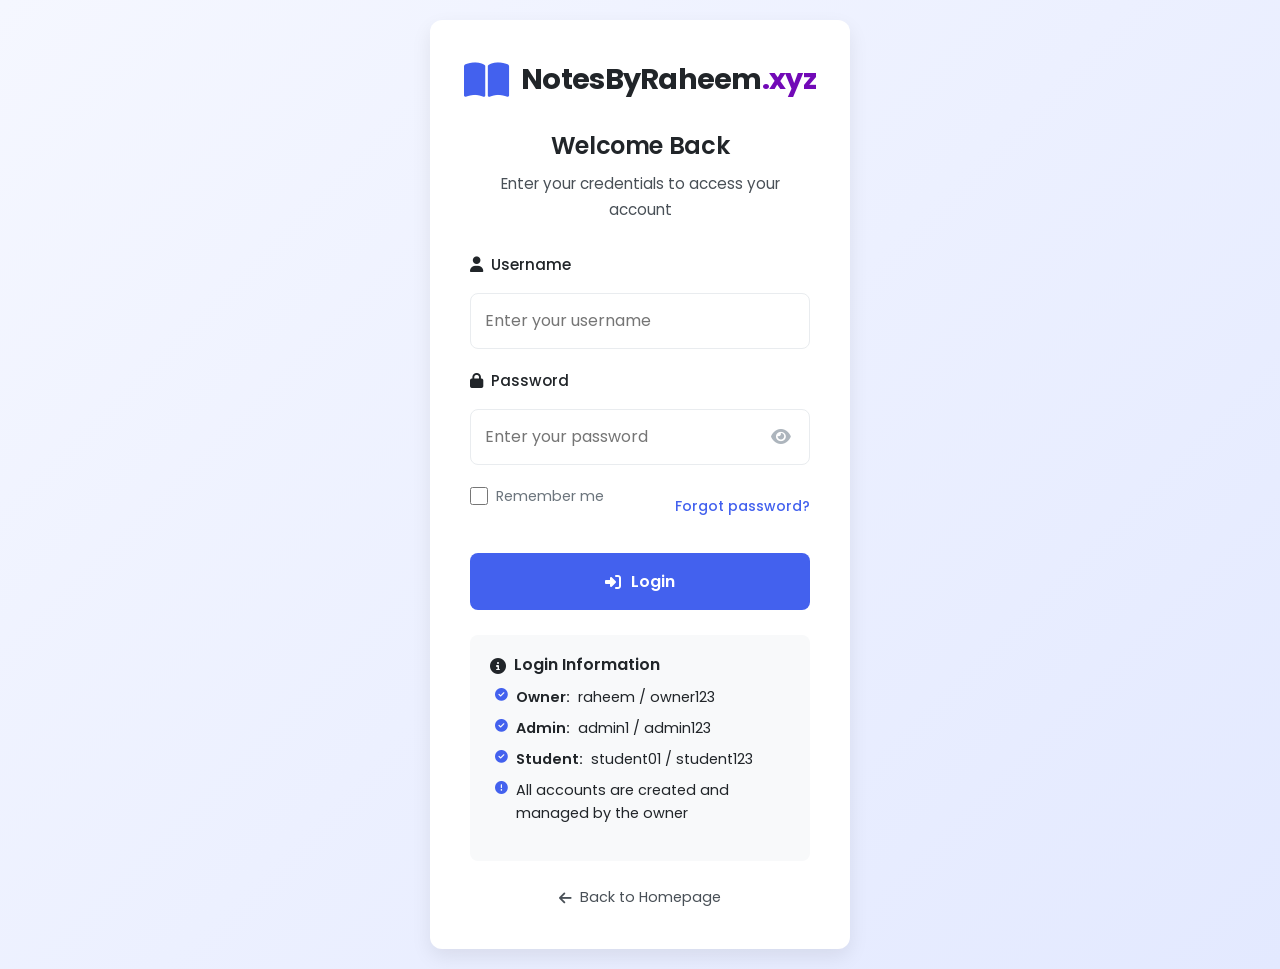
<file: student/profile.html>
<!DOCTYPE html>
<html lang="en">
<head>
    <meta charset="UTF-8">
    <meta name="viewport" content="width=device-width, initial-scale=1.0">
    <title>Profile - NotesByRaheem.xyz</title>
    <link rel="stylesheet" href="../css/main.css">
    <link rel="stylesheet" href="../css/pages/dashboard.css">
    <link rel="icon" type="image/x-icon" href="../assets/favicon.ico">
    <link rel="stylesheet" href="https://cdnjs.cloudflare.com/ajax/libs/font-awesome/6.4.0/css/all.min.css">
</head>
<body class="profile-page">
    <header class="dashboard-header">
        <div class="container">
            <nav class="dashboard-nav">
                <div class="nav-brand">
                    <a href="../index.html" class="logo-link">
                        <i class="fas fa-book-open"></i>
                        <span>NotesByRaheem</span>
                    </a>
                </div>
                
                <div class="nav-menu">
                    <ul class="nav-links">
                        <li class="nav-item">
                            <a href="dashboard.html" class="nav-link">
                                <i class="fas fa-home"></i>
                                <span>Dashboard</span>
                            </a>
                        </li>
                        <li class="nav-item">
                            <a href="browse.html" class="nav-link">
                                <i class="fas fa-search"></i>
                                <span>Browse Notes</span>
                            </a>
                        </li>
                        <li class="nav-item">
                            <a href="upload.html" class="nav-link">
                                <i class="fas fa-upload"></i>
                                <span>Upload</span>
                            </a>
                        </li>
                        <li class="nav-item">
                            <a href="my-uploads.html" class="nav-link">
                                <i class="fas fa-history"></i>
                                <span>My Uploads</span>
                            </a>
                        </li>
                        <li class="nav-item active">
                            <a href="profile.html" class="nav-link">
                                <i class="fas fa-user"></i>
                                <span>Profile</span>
                            </a>
                        </li>
                    </ul>
                </div>
                
                <div class="nav-user">
                    <div class="user-dropdown">
                        <button class="user-toggle">
                            <div class="user-avatar">
                                <i class="fas fa-user-circle"></i>
                            </div>
                            <span class="user-name">Student User</span>
                            <i class="fas fa-chevron-down"></i>
                        </button>
                        <div class="dropdown-menu">
                            <a href="profile.html" class="dropdown-item">
                                <i class="fas fa-user-cog"></i> Profile Settings
                            </a>
                            <a href="settings.html" class="dropdown-item">
                                <i class="fas fa-cog"></i> Account Settings
                            </a>
                            <button id="logout-btn" class="dropdown-item logout">
                                <i class="fas fa-sign-out-alt"></i> Logout
                            </button>
                        </div>
                    </div>
                </div>
            </nav>
        </div>
    </header>

    <main class="profile-main">
        <div class="container">
            <div class="page-header">
                <h1>Profile Settings</h1>
                <p class="page-subtitle">Manage your personal information and account settings</p>
            </div>

            <div class="profile-grid">
                <div class="profile-sidebar">
                    <div class="profile-card">
                        <div class="profile-avatar">
                            <div class="avatar-placeholder">
                                <i class="fas fa-user-circle"></i>
                            </div>
                            <button class="avatar-change-btn">
                                <i class="fas fa-camera"></i> Change
                            </button>
                        </div>
                        <div class="profile-info">
                            <h3 class="profile-name">Student User</h3>
                            <p class="profile-role">
                                <i class="fas fa-user-graduate"></i> Student Account
                            </p>
                            <p class="profile-joined">
                                <i class="fas fa-calendar-alt"></i> Joined: March 2024
                            </p>
                        </div>
                    </div>
                    
                    <div class="profile-stats">
                        <h4>Account Statistics</h4>
                        <div class="stats-list">
                            <div class="stat-item">
                                <span class="stat-label">Total Uploads</span>
                                <span class="stat-value">12</span>
                            </div>
                            <div class="stat-item">
                                <span class="stat-label">Approved Notes</span>
                                <span class="stat-value">8</span>
                            </div>
                            <div class="stat-item">
                                <span class="stat-label">Total Downloads</span>
                                <span class="stat-value">260</span>
                            </div>
                            <div class="stat-item">
                                <span class="stat-label">Last Login</span>
                                <span class="stat-value">Today, 09:15</span>
                            </div>
                        </div>
                    </div>
                </div>
                
                <div class="profile-content">
                    <div class="profile-section">
                        <h3>Personal Information</h3>
                        <div class="info-grid">
                            <div class="info-item">
                                <label>Full Name</label>
                                <p>Student User</p>
                            </div>
                            <div class="info-item">
                                <label>Roll Number</label>
                                <p>FA24-BCS-001</p>
                            </div>
                            <div class="info-item">
                                <label>Email</label>
                                <p>student@example.com</p>
                            </div>
                            <div class="info-item">
                                <label>Semester</label>
                                <p>4th Semester</p>
                            </div>
                            <div class="info-item">
                                <label>Batch</label>
                                <p>FA24</p>
                            </div>
                            <div class="info-item">
                                <label>Account Type</label>
                                <p>Student</p>
                            </div>
                        </div>
                    </div>
                    
                    <div class="profile-section">
                        <h3>Enrolled Courses</h3>
                        <div class="courses-grid">
                            <div class="course-item">
                                <i class="fas fa-calculator"></i>
                                <span>Multi-variable Calculus</span>
                            </div>
                            <div class="course-item">
                                <i class="fas fa-code"></i>
                                <span>Software Engineering</span>
                            </div>
                            <div class="course-item">
                                <i class="fas fa-network-wired"></i>
                                <span>Computer Networks</span>
                            </div>
                            <div class="course-item">
                                <i class="fas fa-users"></i>
                                <span>Civics & Community Engagement</span>
                            </div>
                            <div class="course-item">
                                <i class="fas fa-paint-brush"></i>
                                <span>Visual Programming</span>
                            </div>
                            <div class="course-item">
                                <i class="fas fa-microchip"></i>
                                <span>Computer Organization & Assembly Language</span>
                            </div>
                        </div>
                    </div>
                    
                    <div class="profile-section">
                        <h3>Account Security</h3>
                        <div class="security-card">
                            <p>For security reasons, password changes must be requested from the platform owner.</p>
                            <button class="btn btn-primary" id="request-password-btn">
                                <i class="fas fa-envelope"></i> Request Password Reset
                            </button>
                        </div>
                    </div>
                </div>
            </div>
        </div>
    </main>

    <footer class="dashboard-footer">
        <div class="container">
            <div class="footer-content">
                <div class="footer-brand">
                    <a href="../index.html" class="footer-logo">
                        <i class="fas fa-book-open"></i>
                        <span>NotesByRaheem</span>
                    </a>
                    <p class="footer-tagline">Your academic success partner</p>
                </div>
                
                <div class="footer-links">
                    <div class="link-group">
                        <h4>Account</h4>
                        <ul>
                            <li><a href="dashboard.html">Dashboard</a></li>
                            <li><a href="profile.html">Profile</a></li>
                            <li><a href="settings.html">Settings</a></li>
                            <li><a href="my-uploads.html">My Uploads</a></li>
                        </ul>
                    </div>
                    
                    <div class="link-group">
                        <h4>Resources</h4>
                        <ul>
                            <li><a href="browse.html">Browse Notes</a></li>
                            <li><a href="upload.html">Upload Notes</a></li>
                            <li><a href="#">Guidelines</a></li>
                            <li><a href="#">Help Center</a></li>
                        </ul>
                    </div>
                    
                    <div class="link-group">
                        <h4>Platform</h4>
                        <ul>
                            <li><a href="../about.html">About</a></li>
                            <li><a href="../contact.html">Contact</a></li>
                            <li><a href="../index.html">Home</a></li>
                            <li><a href="#">Privacy Policy</a></li>
                        </ul>
                    </div>
                </div>
            </div>
            
            <div class="footer-bottom">
                <p>© 2024 NotesByRaheem.xyz. Student access only.</p>
                <div class="footer-social">
                    <a href="#" aria-label="Facebook"><i class="fab fa-facebook"></i></a>
                    <a href="#" aria-label="Twitter"><i class="fab fa-twitter"></i></a>
                    <a href="#" aria-label="LinkedIn"><i class="fab fa-linkedin"></i></a>
                    <a href="#" aria-label="GitHub"><i class="fab fa-github"></i></a>
                </div>
            </div>
        </div>
    </footer>

    <script src="../js/auth/auth.js"></script>
    <script src="../js/components/dashboard.js"></script>
    <script>
        document.addEventListener('DOMContentLoaded', function() {
            // Logout functionality
            const logoutBtn = document.getElementById('logout-btn');
            if (logoutBtn) {
                logoutBtn.addEventListener('click', function() {
                    if (confirm('Are you sure you want to logout?')) {
                        localStorage.removeItem('currentUser');
                        sessionStorage.removeItem('currentUser');
                        window.location.href = '../login.html';
                    }
                });
            }
            
            // Request password reset
            const requestPasswordBtn = document.getElementById('request-password-btn');
            if (requestPasswordBtn) {
                requestPasswordBtn.addEventListener('click', function() {
                    alert('Password reset request sent to owner. You will receive new credentials via email.');
                });
            }
            
            // Check authentication
            const currentUser = localStorage.getItem('currentUser') || sessionStorage.getItem('currentUser');
            if (!currentUser) {
                window.location.href = '../login.html';
            } else {
                try {
                    const user = JSON.parse(currentUser);
                    if (user.role !== 'student') {
                        window.location.href = '../login.html';
                    }
                    
                    // Update user name in header
                    const userNameElement = document.querySelector('.user-name');
                    if (userNameElement && user.username) {
                        userNameElement.textContent = user.username;
                    }
                    
                    // Update profile name
                    const profileNameElement = document.querySelector('.profile-name');
                    if (profileNameElement && user.username) {
                        profileNameElement.textContent = user.username;
                    }
                } catch (e) {
                    window.location.href = '../login.html';
                }
            }
        });
    </script>
</body>
</html>
</file>
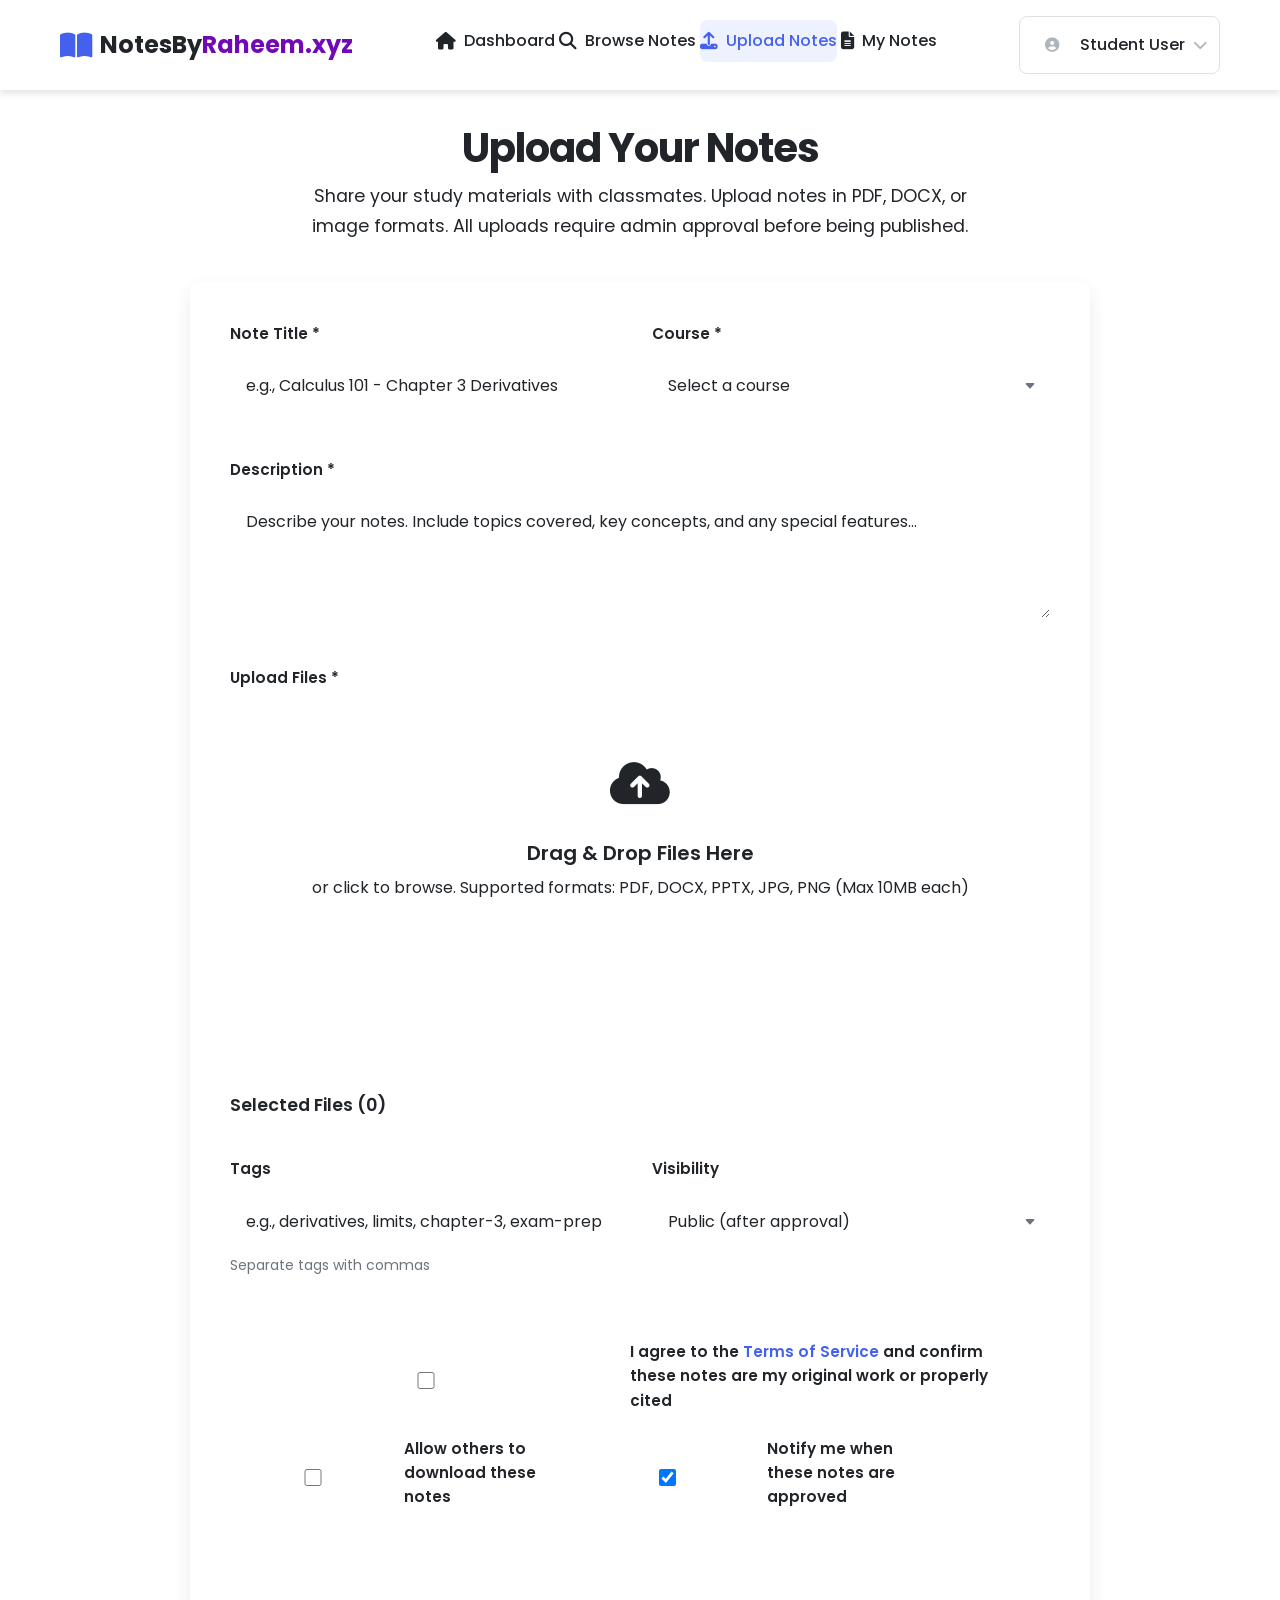
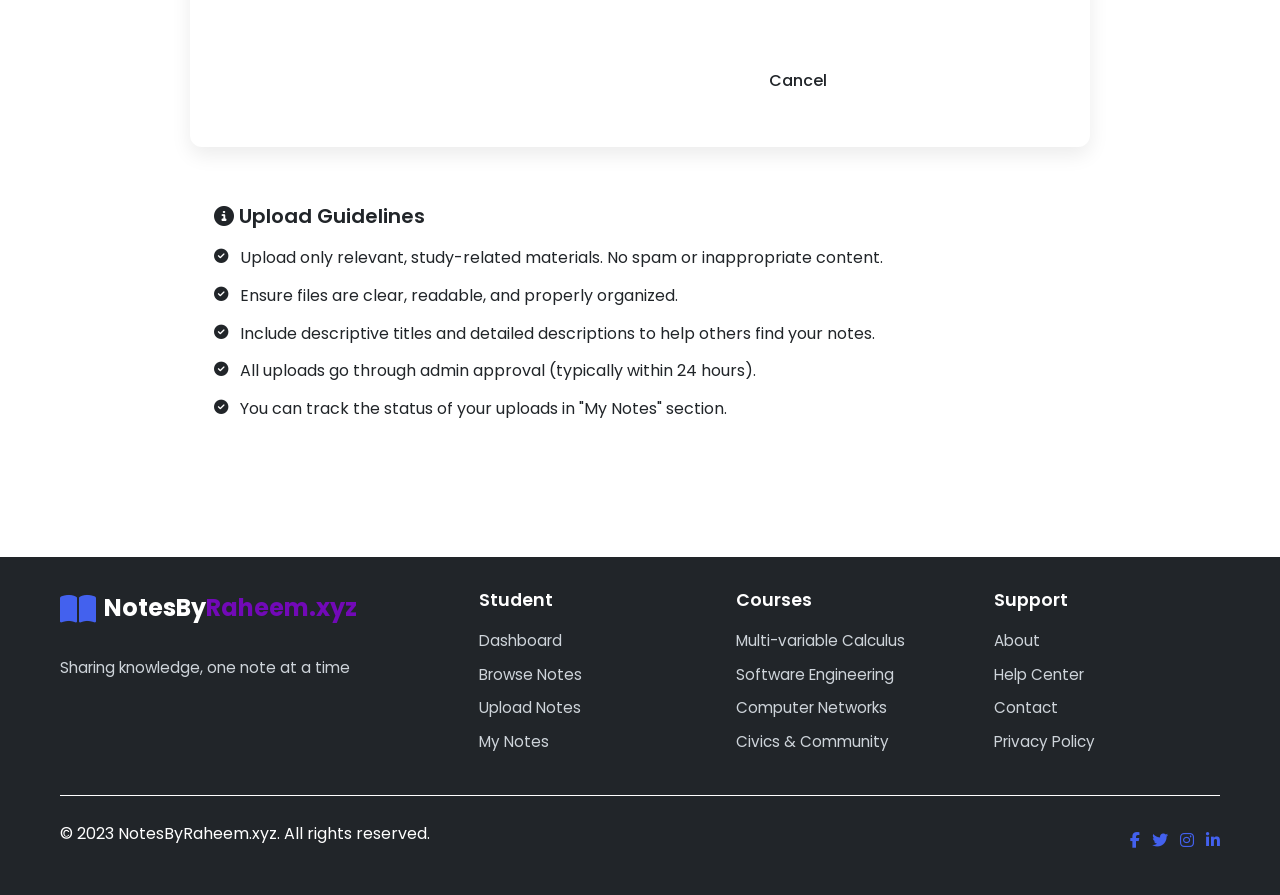
<file: student/upload.html>
<!DOCTYPE html>
<html lang="en">
<head>
    <meta charset="UTF-8">
    <meta name="viewport" content="width=device-width, initial-scale=1.0">
    <title>Upload Notes - NotesByRaheem.xyz</title>
    <link rel="stylesheet" href="https://cdnjs.cloudflare.com/ajax/libs/font-awesome/6.4.0/css/all.min.css">
    <link href="https://fonts.googleapis.com/css2?family=Poppins:wght@300;400;500;600;700&family=Roboto:wght@300;400;500&display=swap" rel="stylesheet">
    <link rel="stylesheet" href="../css/main.css">
    <link rel="stylesheet" href="../css/pages/upload.css">
    <link rel="icon" type="image/x-icon" href="../assets/favicon.ico">
</head>
<body class="upload-page">
    <!-- Navigation Header -->
    <header class="dashboard-header">
        <div class="container">
            <nav class="dashboard-nav">
                <div class="nav-brand">
                    <a href="../index.html" class="logo-link">
                        <i class="fas fa-book-open logo-icon"></i>
                        <span class="logo-text">NotesBy<span class="logo-domain">Raheem.xyz</span></span>
                    </a>
                </div>
                
                <div class="nav-menu">
                    <ul class="nav-links">
                        <li class="nav-item">
                            <a href="dashboard.html" class="nav-link">
                                <i class="fas fa-home"></i>
                                <span>Dashboard</span>
                            </a>
                        </li>
                        <li class="nav-item">
                            <a href="browse.html" class="nav-link">
                                <i class="fas fa-search"></i>
                                <span>Browse Notes</span>
                            </a>
                        </li>
                        <li class="nav-item active">
                            <a href="upload.html" class="nav-link">
                                <i class="fas fa-upload"></i>
                                <span>Upload Notes</span>
                            </a>
                        </li>
                        <li class="nav-item">
                            <a href="my-notes.html" class="nav-link">
                                <i class="fas fa-file-alt"></i>
                                <span>My Notes</span>
                            </a>
                        </li>
                    </ul>
                </div>
                
                <div class="nav-user">
                    <div class="user-dropdown">
                        <button class="user-toggle">
                            <div class="user-avatar">
                                <i class="fas fa-user-circle"></i>
                            </div>
                            <span class="user-name">Student User</span>
                            <i class="fas fa-chevron-down"></i>
                        </button>
                        <div class="dropdown-menu">
                            <a href="profile.html" class="dropdown-item">
                                <i class="fas fa-user"></i>
                                <span>Profile</span>
                            </a>
                            <a href="settings.html" class="dropdown-item">
                                <i class="fas fa-cog"></i>
                                <span>Settings</span>
                            </a>
                            <button id="logout-btn" class="dropdown-item logout">
                                <i class="fas fa-sign-out-alt"></i>
                                <span>Logout</span>
                            </button>
                        </div>
                    </div>
                </div>
            </nav>
        </div>
    </header>

    <!-- Main Content -->
    <main class="upload-main">
        <div class="container">
            <div class="upload-container">
                <div class="upload-header">
                    <h1>Upload Your Notes</h1>
                    <p>Share your study materials with classmates. Upload notes in PDF, DOCX, or image formats. All uploads require admin approval before being published.</p>
                </div>

                <div class="upload-card">
                    <form id="upload-form" class="upload-form">
                        <div class="form-row">
                            <div class="form-group">
                                <label for="note-title">Note Title <span class="required">*</span></label>
                                <input type="text" id="note-title" class="form-control" placeholder="e.g., Calculus 101 - Chapter 3 Derivatives" required>
                            </div>
                            <div class="form-group">
                                <label for="course-select">Course <span class="required">*</span></label>
                                <select id="course-select" class="form-control" required>
                                    <option value="">Select a course</option>
                                    <option value="mvc">Multi-variable Calculus</option>
                                    <option value="se">Software Engineering</option>
                                    <option value="cn">Computer Networks</option>
                                    <option value="cce">Civics and Community Engagement</option>
                                    <option value="vp">Visual Programming</option>
                                    <option value="coal">Computer Organization and Assembly Language</option>
                                </select>
                            </div>
                        </div>

                        <div class="form-group">
                            <label for="note-description">Description <span class="required">*</span></label>
                            <textarea id="note-description" class="form-control" placeholder="Describe your notes. Include topics covered, key concepts, and any special features..." required></textarea>
                        </div>

                        <div class="form-group">
                            <label>Upload Files <span class="required">*</span></label>
                            <div class="file-upload-area" id="file-drop-area">
                                <div class="file-upload-icon">
                                    <i class="fas fa-cloud-upload-alt"></i>
                                </div>
                                <div class="file-upload-text">
                                    <h3>Drag & Drop Files Here</h3>
                                    <p>or click to browse. Supported formats: PDF, DOCX, PPTX, JPG, PNG (Max 10MB each)</p>
                                    <div class="file-upload-btn" id="browse-btn">Browse Files</div>
                                </div>
                                <input type="file" id="file-input" class="file-input" multiple accept=".pdf,.doc,.docx,.ppt,.pptx,.jpg,.jpeg,.png,.txt">
                            </div>
                        </div>

                        <div class="file-preview" id="file-preview">
                            <h4>Selected Files (0)</h4>
                            <div class="file-list" id="file-list">
                                <!-- Files will be dynamically added here -->
                            </div>
                        </div>

                        <div class="form-row">
                            <div class="form-group">
                                <label for="tags">Tags</label>
                                <input type="text" id="tags" class="form-control" placeholder="e.g., derivatives, limits, chapter-3, exam-prep">
                                <small class="form-text">Separate tags with commas</small>
                            </div>
                            <div class="form-group">
                                <label for="visibility">Visibility</label>
                                <select id="visibility" class="form-control">
                                    <option value="public">Public (after approval)</option>
                                    <option value="private">Private (only me)</option>
                                    <option value="classmates">Classmates Only</option>
                                </select>
                            </div>
                        </div>

                        <div class="upload-options">
                            <div class="option-checkbox">
                                <input type="checkbox" id="agree-terms" required>
                                <label for="agree-terms">I agree to the <a href="#" class="text-link">Terms of Service</a> and confirm these notes are my original work or properly cited</label>
                            </div>
                            <div class="option-checkbox">
                                <input type="checkbox" id="allow-download">
                                <label for="allow-download">Allow others to download these notes</label>
                            </div>
                            <div class="option-checkbox">
                                <input type="checkbox" id="notify-approval" checked>
                                <label for="notify-approval">Notify me when these notes are approved</label>
                            </div>
                        </div>

                        <div class="upload-status">
                            <div class="status-message" id="status-message"></div>
                        </div>

                        <div class="form-actions">
                            <button type="button" class="btn-cancel" id="cancel-btn">Cancel</button>
                            <button type="submit" class="btn-submit" id="submit-btn">Upload Notes</button>
                        </div>
                    </form>
                </div>

                <div class="upload-info">
                    <h3><i class="fas fa-info-circle"></i> Upload Guidelines</h3>
                    <ul>
                        <li>
                            <i class="fas fa-check-circle"></i>
                            <span>Upload only relevant, study-related materials. No spam or inappropriate content.</span>
                        </li>
                        <li>
                            <i class="fas fa-check-circle"></i>
                            <span>Ensure files are clear, readable, and properly organized.</span>
                        </li>
                        <li>
                            <i class="fas fa-check-circle"></i>
                            <span>Include descriptive titles and detailed descriptions to help others find your notes.</span>
                        </li>
                        <li>
                            <i class="fas fa-check-circle"></i>
                            <span>All uploads go through admin approval (typically within 24 hours).</span>
                        </li>
                        <li>
                            <i class="fas fa-check-circle"></i>
                            <span>You can track the status of your uploads in "My Notes" section.</span>
                        </li>
                    </ul>
                </div>
            </div>
        </div>
    </main>

    <!-- Footer -->
    <footer class="dashboard-footer">
        <div class="container">
            <div class="footer-content">
                <div class="footer-brand">
                    <a href="../index.html" class="footer-logo">
                        <i class="fas fa-book-open"></i>
                        <span>NotesBy<span class="logo-domain">Raheem.xyz</span></span>
                    </a>
                    <p class="footer-tagline">Sharing knowledge, one note at a time</p>
                </div>
                <div class="footer-links">
                    <div class="link-group">
                        <h4>Student</h4>
                        <ul>
                            <li><a href="dashboard.html">Dashboard</a></li>
                            <li><a href="browse.html">Browse Notes</a></li>
                            <li><a href="upload.html">Upload Notes</a></li>
                            <li><a href="my-notes.html">My Notes</a></li>
                        </ul>
                    </div>
                    <div class="link-group">
                        <h4>Courses</h4>
                        <ul>
                            <li><a href="browse.html?course=mvc">Multi-variable Calculus</a></li>
                            <li><a href="browse.html?course=se">Software Engineering</a></li>
                            <li><a href="browse.html?course=cn">Computer Networks</a></li>
                            <li><a href="browse.html?course=cce">Civics & Community</a></li>
                        </ul>
                    </div>
                    <div class="link-group">
                        <h4>Support</h4>
                        <ul>
                            <li><a href="../index.html#about">About</a></li>
                            <li><a href="#">Help Center</a></li>
                            <li><a href="#">Contact</a></li>
                            <li><a href="#">Privacy Policy</a></li>
                        </ul>
                    </div>
                </div>
            </div>
            <div class="footer-bottom">
                <p>&copy; 2023 NotesByRaheem.xyz. All rights reserved.</p>
                <div class="footer-social">
                    <a href="#" class="social-icon"><i class="fab fa-facebook-f"></i></a>
                    <a href="#" class="social-icon"><i class="fab fa-twitter"></i></a>
                    <a href="#" class="social-icon"><i class="fab fa-instagram"></i></a>
                    <a href="#" class="social-icon"><i class="fab fa-linkedin-in"></i></a>
                </div>
            </div>
        </div>
    </footer>

    <!-- JavaScript -->
    <script>
        // Check authentication
        document.addEventListener('DOMContentLoaded', function() {
            // Simulate authentication check
            const currentUser = JSON.parse(localStorage.getItem('currentUser') || sessionStorage.getItem('currentUser'));
            
            if (!currentUser || currentUser.role !== 'student') {
                window.location.href = '../login.html';
                return;
            }
            
            // Update user name in header
            const userNameElement = document.querySelector('.user-name');
            if (userNameElement && currentUser.name) {
                userNameElement.textContent = currentUser.name;
            }
            
            // Initialize upload functionality
            initUploadForm();
        });

        function initUploadForm() {
            const fileInput = document.getElementById('file-input');
            const browseBtn = document.getElementById('browse-btn');
            const fileDropArea = document.getElementById('file-drop-area');
            const fileList = document.getElementById('file-list');
            const filePreview = document.getElementById('file-preview');
            const uploadForm = document.getElementById('upload-form');
            const statusMessage = document.getElementById('status-message');
            const submitBtn = document.getElementById('submit-btn');
            const cancelBtn = document.getElementById('cancel-btn');
            
            let selectedFiles = [];
            
            // Browse button click
            browseBtn.addEventListener('click', () => {
                fileInput.click();
            });
            
            // File input change
            fileInput.addEventListener('change', handleFileSelect);
            
            // Drag and drop events
            fileDropArea.addEventListener('dragover', (e) => {
                e.preventDefault();
                fileDropArea.classList.add('dragover');
            });
            
            fileDropArea.addEventListener('dragleave', () => {
                fileDropArea.classList.remove('dragover');
            });
            
            fileDropArea.addEventListener('drop', (e) => {
                e.preventDefault();
                fileDropArea.classList.remove('dragover');
                
                if (e.dataTransfer.files.length) {
                    handleFiles(e.dataTransfer.files);
                }
            });
            
            // Form submission
            uploadForm.addEventListener('submit', handleSubmit);
            
            // Cancel button
            cancelBtn.addEventListener('click', () => {
                if (selectedFiles.length > 0 && !confirm('Are you sure you want to cancel? All selected files will be lost.')) {
                    return;
                }
                window.location.href = 'dashboard.html';
            });
            
            // Logout button
            document.getElementById('logout-btn').addEventListener('click', () => {
                localStorage.removeItem('currentUser');
                sessionStorage.removeItem('currentUser');
                window.location.href = '../login.html';
            });
            
            function handleFileSelect(e) {
                handleFiles(e.target.files);
                fileInput.value = ''; // Reset input
            }
            
            function handleFiles(files) {
                const validTypes = [
                    'application/pdf',
                    'application/msword',
                    'application/vnd.openxmlformats-officedocument.wordprocessingml.document',
                    'application/vnd.ms-powerpoint',
                    'application/vnd.openxmlformats-officedocument.presentationml.presentation',
                    'image/jpeg',
                    'image/png',
                    'image/jpg',
                    'text/plain'
                ];
                
                const maxSize = 10 * 1024 * 1024; // 10MB
                
                for (let file of files) {
                    // Check file type
                    if (!validTypes.includes(file.type)) {
                        showStatus('error', `File "${file.name}" has an unsupported format. Please upload PDF, DOCX, PPTX, JPG, PNG, or TXT files.`);
                        continue;
                    }
                    
                    // Check file size
                    if (file.size > maxSize) {
                        showStatus('error', `File "${file.name}" exceeds 10MB limit.`);
                        continue;
                    }
                    
                    // Add to selected files
                    selectedFiles.push(file);
                }
                
                updateFileList();
            }
            
            function updateFileList() {
                fileList.innerHTML = '';
                
                if (selectedFiles.length === 0) {
                    filePreview.querySelector('h4').textContent = 'Selected Files (0)';
                    filePreview.style.display = 'none';
                    return;
                }
                
                filePreview.querySelector('h4').textContent = `Selected Files (${selectedFiles.length})`;
                filePreview.style.display = 'block';
                
                selectedFiles.forEach((file, index) => {
                    const fileItem = document.createElement('div');
                    fileItem.className = 'file-item';
                    
                    const fileSize = formatFileSize(file.size);
                    const fileIcon = getFileIcon(file.type);
                    
                    fileItem.innerHTML = `
                        <div class="file-info">
                            <div class="file-icon">
                                <i class="${fileIcon}"></i>
                            </div>
                            <div class="file-details">
                                <h5>${file.name}</h5>
                                <p>${fileSize} • ${file.type}</p>
                            </div>
                        </div>
                        <button type="button" class="file-remove" data-index="${index}">
                            <i class="fas fa-times"></i>
                        </button>
                    `;
                    
                    fileList.appendChild(fileItem);
                });
                
                // Add remove event listeners
                document.querySelectorAll('.file-remove').forEach(btn => {
                    btn.addEventListener('click', (e) => {
                        const index = parseInt(e.currentTarget.getAttribute('data-index'));
                        selectedFiles.splice(index, 1);
                        updateFileList();
                    });
                });
            }
            
            function getFileIcon(fileType) {
                if (fileType.includes('pdf')) return 'fas fa-file-pdf';
                if (fileType.includes('word') || fileType.includes('document')) return 'fas fa-file-word';
                if (fileType.includes('powerpoint') || fileType.includes('presentation')) return 'fas fa-file-powerpoint';
                if (fileType.includes('image')) return 'fas fa-file-image';
                if (fileType.includes('text')) return 'fas fa-file-alt';
                return 'fas fa-file';
            }
            
            function formatFileSize(bytes) {
                if (bytes === 0) return '0 Bytes';
                const k = 1024;
                const sizes = ['Bytes', 'KB', 'MB', 'GB'];
                const i = Math.floor(Math.log(bytes) / Math.log(k));
                return parseFloat((bytes / Math.pow(k, i)).toFixed(2)) + ' ' + sizes[i];
            }
            
            function showStatus(type, message) {
                statusMessage.className = `status-message ${type}`;
                statusMessage.textContent = message;
                statusMessage.style.display = 'block';
                
                // Auto-hide success messages after 5 seconds
                if (type === 'success') {
                    setTimeout(() => {
                        statusMessage.style.display = 'none';
                    }, 5000);
                }
            }
            
            function handleSubmit(e) {
                e.preventDefault();
                
                // Validate form
                const title = document.getElementById('note-title').value.trim();
                const course = document.getElementById('course-select').value;
                const description = document.getElementById('note-description').value.trim();
                
                if (!title) {
                    showStatus('error', 'Please enter a note title.');
                    return;
                }
                
                if (!course) {
                    showStatus('error', 'Please select a course.');
                    return;
                }
                
                if (!description) {
                    showStatus('error', 'Please enter a description.');
                    return;
                }
                
                if (selectedFiles.length === 0) {
                    showStatus('error', 'Please select at least one file to upload.');
                    return;
                }
                
                if (!document.getElementById('agree-terms').checked) {
                    showStatus('error', 'You must agree to the Terms of Service.');
                    return;
                }
                
                // Disable submit button
                submitBtn.disabled = true;
                submitBtn.textContent = 'Uploading...';
                
                // Simulate upload process
                showStatus('info', 'Uploading your notes... This may take a moment.');
                
                // Get current user
                const currentUser = JSON.parse(localStorage.getItem('currentUser') || sessionStorage.getItem('currentUser'));
                
                // Create note object
                const note = {
                    id: Date.now(),
                    title: title,
                    course: course,
                    description: description,
                    files: selectedFiles.map(file => ({
                        name: file.name,
                        size: file.size,
                        type: file.type
                    })),
                    tags: document.getElementById('tags').value.split(',').map(tag => tag.trim()).filter(tag => tag),
                    visibility: document.getElementById('visibility').value,
                    allowDownload: document.getElementById('allow-download').checked,
                    notifyApproval: document.getElementById('notify-approval').checked,
                    author: currentUser.name || currentUser.username,
                    authorId: currentUser.id,
                    status: 'pending', // pending, approved, rejected
                    uploadedAt: new Date().toISOString(),
                    approvedAt: null,
                    approvedBy: null,
                    downloads: 0,
                    views: 0,
                    rating: 0
                };
                
                // Save to localStorage (simulating backend)
                const notes = JSON.parse(localStorage.getItem('studentNotes') || '[]');
                notes.push(note);
                localStorage.setItem('studentNotes', JSON.stringify(notes));
                
                // Simulate API delay
                setTimeout(() => {
                    showStatus('success', 'Notes uploaded successfully! They are now pending admin approval. You can track the status in "My Notes".');
                    submitBtn.textContent = 'Upload Successful!';
                    
                    // Reset form after 3 seconds
                    setTimeout(() => {
                        uploadForm.reset();
                        selectedFiles = [];
                        updateFileList();
                        submitBtn.disabled = false;
                        submitBtn.textContent = 'Upload Notes';
                    }, 3000);
                }, 2000);
            }
        });
    </script>
</body>
</html>
</file>
<file: css/main.css>
/* 
 * Main CSS File - NotesByRaheem.xyz
 * Modular CSS Architecture
 */

/* Import Google Fonts */
@import url('https://fonts.googleapis.com/css2?family=Poppins:wght@300;400;500;600;700&family=Roboto:wght@300;400;500&display=swap');

/* Import Font Awesome */
@import url('https://cdnjs.cloudflare.com/ajax/libs/font-awesome/6.4.0/css/all.min.css');

/* Import Base Styles */
@import url('base/variables.css');
@import url('base/reset.css');
@import url('base/typography.css');
@import url('base/utilities.css');

/* Import Layout */
@import url('layout/container.css');
@import url('layout/grid.css');
@import url('layout/navigation.css');
@import url('layout/footer.css');

/* Import Components */
@import url('components/buttons.css');
@import url('components/cards.css');
@import url('components/forms.css');
@import url('components/modals.css');
@import url('components/alerts.css');
@import url('components/tables.css');

/* Import Pages */
@import url('pages/home.css');
@import url('pages/login.css');
@import url('pages/dashboard.css');
@import url('pages/upload.css');
@import url('pages/notes.css');
@import url('pages/admin.css');
@import url('pages/owner.css');

/* Import Responsive */
@import url('responsive/mobile.css');
@import url('responsive/tablet.css');
@import url('responsive/desktop.css');
</file>
<file: css/pages/home.css>
/* Homepage specific styles */

/* Hero Section */
.hero {
    background: linear-gradient(135deg, var(--primary-color) 0%, var(--secondary-color) 100%);
    color: white;
    padding: 6rem 0;
    text-align: center;
    position: relative;
    overflow: hidden;
}

.hero::before {
    content: '';
    position: absolute;
    top: 0;
    left: 0;
    right: 0;
    bottom: 0;
    background: url('../../assets/images/pattern.svg') repeat;
    opacity: 0.1;
}

.hero-content {
    position: relative;
    z-index: 2;
    max-width: 800px;
    margin: 0 auto;
}

.hero h1 {
    font-size: 3.5rem;
    font-weight: 800;
    margin-bottom: 1.5rem;
    line-height: 1.2;
}

.hero p {
    font-size: 1.25rem;
    margin-bottom: 2.5rem;
    opacity: 0.9;
    max-width: 600px;
    margin-left: auto;
    margin-right: auto;
}

.hero-stats {
    display: flex;
    justify-content: center;
    gap: 3rem;
    margin-bottom: 3rem;
    flex-wrap: wrap;
}

.hero-stats .stat {
    text-align: center;
}

.hero-stats .stat-number {
    font-size: 2.5rem;
    font-weight: 700;
    display: block;
    margin-bottom: 0.5rem;
}

.hero-stats .stat-label {
    font-size: 0.9rem;
    opacity: 0.8;
    text-transform: uppercase;
    letter-spacing: 1px;
}

.hero-buttons {
    display: flex;
    gap: 1rem;
    justify-content: center;
    flex-wrap: wrap;
}

.hero-buttons .btn {
    padding: 1rem 2rem;
    font-size: 1.1rem;
    border-radius: 50px;
    transition: all 0.3s ease;
}

.hero-buttons .btn-primary {
    background: white;
    color: var(--primary-color);
    border: 2px solid white;
}

.hero-buttons .btn-primary:hover {
    background: transparent;
    color: white;
}

.hero-buttons .btn-secondary {
    background: transparent;
    color: white;
    border: 2px solid rgba(255, 255, 255, 0.3);
}

.hero-buttons .btn-secondary:hover {
    background: rgba(255, 255, 255, 0.1);
    border-color: white;
}

/* Courses Section */
.courses {
    padding: 5rem 0;
    background: var(--light-bg);
}

.courses h2 {
    text-align: center;
    margin-bottom: 3rem;
}

.courses-grid {
    display: grid;
    grid-template-columns: repeat(auto-fit, minmax(300px, 1fr));
    gap: 2rem;
}

.course-card {
    background: white;
    border-radius: var(--border-radius);
    padding: 2rem;
    box-shadow: var(--shadow-sm);
    transition: var(--transition);
    border-left: 4px solid var(--primary-color);
}

.course-card:hover {
    transform: translateY(-5px);
    box-shadow: var(--shadow-md);
}

.course-card h3 {
    color: var(--text-color);
    margin-bottom: 1rem;
    font-size: 1.5rem;
}

.course-card p {
    color: var(--text-light);
    margin-bottom: 1.5rem;
    line-height: 1.6;
}

.course-card .course-meta {
    display: flex;
    justify-content: space-between;
    align-items: center;
    margin-top: 1.5rem;
    padding-top: 1.5rem;
    border-top: 1px solid var(--border-color);
}

.course-card .notes-count {
    font-weight: 600;
    color: var(--primary-color);
}

.course-card .btn-outline {
    padding: 0.5rem 1.5rem;
    font-size: 0.9rem;
}

/* Upload Section */
.upload {
    padding: 5rem 0;
    background: white;
}

.upload h2 {
    text-align: center;
    margin-bottom: 3rem;
}

.upload-container {
    max-width: 800px;
    margin: 0 auto;
}

.upload-box {
    background: var(--light-bg);
    border-radius: var(--border-radius);
    padding: 3rem;
    border: 2px dashed var(--border-color);
    transition: var(--transition);
}

.upload-box:hover {
    border-color: var(--primary-color);
}

.upload-box h3 {
    text-align: center;
    margin-bottom: 2rem;
    color: var(--text-color);
}

#upload-form .form-group {
    margin-bottom: 1.5rem;
}

#upload-form label {
    display: block;
    margin-bottom: 0.5rem;
    font-weight: 600;
    color: var(--text-color);
}

#upload-form select,
#upload-form input,
#upload-form textarea {
    width: 100%;
    padding: 0.75rem 1rem;
    border: 1px solid var(--border-color);
    border-radius: var(--border-radius);
    font-family: inherit;
    font-size: 1rem;
    transition: var(--transition);
}

#upload-form select:focus,
#upload-form input:focus,
#upload-form textarea:focus {
    outline: none;
    border-color: var(--primary-color);
    box-shadow: 0 0 0 3px rgba(79, 70, 229, 0.1);
}

.file-input-wrapper {
    position: relative;
}

.file-input-wrapper input[type="file"] {
    position: absolute;
    width: 100%;
    height: 100%;
    opacity: 0;
    cursor: pointer;
}

.file-input-label {
    display: block;
    padding: 1.5rem;
    background: white;
    border: 2px dashed var(--border-color);
    border-radius: var(--border-radius);
    text-align: center;
    color: var(--text-light);
    transition: var(--transition);
}

.file-input-label:hover {
    border-color: var(--primary-color);
    color: var(--primary-color);
}

.file-input-label i {
    font-size: 2rem;
    margin-bottom: 0.5rem;
    display: block;
}

.upload-preview {
    margin-top: 2rem;
    padding: 1.5rem;
    background: white;
    border-radius: var(--border-radius);
    border: 1px solid var(--border-color);
}

.upload-preview h4 {
    margin-bottom: 1rem;
    color: var(--text-color);
}

.upload-preview ul {
    list-style: none;
    padding: 0;
}

.upload-preview li {
    padding: 0.5rem 0;
    border-bottom: 1px solid var(--border-color);
    display: flex;
    justify-content: space-between;
    align-items: center;
}

.upload-preview li:last-child {
    border-bottom: none;
}

/* Notes Section */
.notes {
    padding: 5rem 0;
    background: var(--light-bg);
}

.notes h2 {
    text-align: center;
    margin-bottom: 3rem;
}

.notes-controls {
    display: flex;
    justify-content: space-between;
    align-items: center;
    margin-bottom: 2rem;
    flex-wrap: wrap;
    gap: 1rem;
}

.search-box {
    flex: 1;
    max-width: 400px;
}

.search-box input {
    width: 100%;
    padding: 0.75rem 1rem 0.75rem 2.5rem;
    border: 1px solid var(--border-color);
    border-radius: var(--border-radius);
    background: white url('../../assets/icons/search.svg') no-repeat 0.75rem center;
    background-size: 1rem;
}

.filter-buttons {
    display: flex;
    gap: 0.5rem;
    flex-wrap: wrap;
}

.filter-btn {
    padding: 0.5rem 1rem;
    background: white;
    border: 1px solid var(--border-color);
    border-radius: var(--border-radius);
    color: var(--text-color);
    cursor: pointer;
    transition: var(--transition);
}

.filter-btn:hover,
.filter-btn.active {
    background: var(--primary-color);
    color: white;
    border-color: var(--primary-color);
}

.notes-grid {
    display: grid;
    grid-template-columns: repeat(auto-fill, minmax(300px, 1fr));
    gap: 2rem;
}

.note-item {
    background: white;
    border-radius: var(--border-radius);
    padding: 1.5rem;
    box-shadow: var(--shadow-sm);
    transition: var(--transition);
}

.note-item:hover {
    transform: translateY(-3px);
    box-shadow: var(--shadow-md);
}

.note-header {
    display: flex;
    justify-content: space-between;
    align-items: flex-start;
    margin-bottom: 1rem;
}

.note-title {
    font-weight: 600;
    color: var(--text-color);
    font-size: 1.1rem;
}

.note-course {
    background: var(--primary-light);
    color: var(--primary-color);
    padding: 0.25rem 0.75rem;
    border-radius: 50px;
    font-size: 0.8rem;
    font-weight: 600;
}

.note-meta {
    display: flex;
    gap: 1rem;
    margin-bottom: 1rem;
    font-size: 0.9rem;
    color: var(--text-light);
}

.note-actions {
    display: flex;
    gap: 0.5rem;
    margin-top: 1rem;
}

.note-actions .btn {
    flex: 1;
    padding: 0.5rem;
    font-size: 0.9rem;
}

.empty-state {
    text-align: center;
    padding: 3rem;
    grid-column: 1 / -1;
}

.empty-state i {
    font-size: 3rem;
    color: var(--border-color);
    margin-bottom: 1rem;
}

.empty-state h3 {
    color: var(--text-light);
    margin-bottom: 0.5rem;
}

.empty-state p {
    color: var(--text-light);
}

/* Share Section */
.share {
    padding: 5rem 0;
    background: white;
}

.share h2 {
    text-align: center;
    margin-bottom: 3rem;
}

.share-content {
    display: grid;
    grid-template-columns: 1fr 1fr;
    gap: 4rem;
    align-items: center;
}

.share-info h3 {
    margin-bottom: 1.5rem;
    color: var(--text-color);
}

.url-box {
    display: flex;
    margin-bottom: 2rem;
}

.url-box input {
    flex: 1;
    padding: 0.75rem 1rem;
    border: 1px solid var(--border-color);
    border-right: none;
    border-radius: var(--border-radius) 0 0 var(--border-radius);
    font-family: 'Courier New', monospace;
}

.url-box .btn {
    border-radius: 0 var(--border-radius) var(--border-radius) 0;
}

.share-buttons {
    display: flex;
    gap: 1rem;
    flex-wrap: wrap;
    margin-bottom: 2rem;
}

.share-buttons .btn {
    flex: 1;
    min-width: 120px;
}

.qr-code {
    text-align: center;
}

.qr-placeholder {
    display: inline-block;
    padding: 2rem;
    background: var(--light-bg);
    border-radius: var(--border-radius);
}

.qr-image {
    width: 150px;
    height: 150px;
    background: #333;
    border-radius: var(--border-radius);
    margin: 0 auto 1rem;
}

.share-stats {
    display: flex;
    flex-direction: column;
    gap: 2rem;
}

.stats-card {
    background: var(--light-bg);
    border-radius: var(--border-radius);
    padding: 2rem;
}

.stat-item {
    display: flex;
    align-items: center;
    gap: 1rem;
    margin-bottom: 1.5rem;
}

.stat-item:last-child {
    margin-bottom: 0;
}

.stat-icon {
    width: 3rem;
    height: 3rem;
    background: var(--primary-color);
    border-radius: 50%;
    display: flex;
    align-items: center;
    justify-content: center;
    color: white;
    font-size: 1.5rem;
}

.stat-details h4 {
    margin-bottom: 0.25rem;
    color: var(--text-color);
}

.stat-details p {
    color: var(--text-light);
    font-size: 0.9rem;
}

.share-tips {
    background: var(--primary-light);
    border-radius: var(--border-radius);
    padding: 2rem;
    color: var(--primary-color);
}

.share-tips h4 {
    margin-bottom: 1rem;
}

.share-tips ul {
    list-style: none;
    padding: 0;
}

.share-tips li {
    padding: 0.5rem 0;
    display: flex;
    align-items: flex-start;
    gap: 0.5rem;
}

.share-tips li::before {
    content: '✓';
    font-weight: bold;
}

/* About Section */
.about {
    padding: 5rem 0;
    background: var(--light-bg);
}

.about h2 {
    text-align: center;
    margin-bottom: 3rem;
}

.about-content {
    display: grid;
    grid-template-columns: 1fr 1fr;
    gap: 4rem;
    align-items: center;
}

.about-text h3 {
    margin-bottom: 1.5rem;
    color: var(--text-color);
}

.about-text p {
    margin-bottom: 1.5rem;
    line-height: 1.6;
    color: var(--text-color);
}

.features-list {
    list-style: none;
    padding: 0;
    margin-top: 2rem;
}

.features-list li {
    padding: 0.75rem 0;
    border-bottom: 1px solid var(--border-color);
    display: flex;
    align-items: center;
    gap: 0.75rem;
}

.features-list li:last-child {
    border-bottom: none;
}

.features-list i {
    color: var(--primary-color);
}

.about-contact {
    background: white;
    border-radius: var(--border-radius);
    padding: 2.5rem;
    box-shadow: var(--shadow-sm);
}

.about-contact h3 {
    margin-bottom: 1.5rem;
    color: var(--text-color);
}

#feedback-form .form-group {
    margin-bottom: 1.5rem;
}

#feedback-form label {
    display: block;
    margin-bottom: 0.5rem;
    font-weight: 600;
    color: var(--text-color);
}

#feedback-form input,
#feedback-form textarea {
    width: 100%;
    padding: 0.75rem 1rem;
    border: 1px solid var(--border-color);
    border-radius: var(--border-radius);
    font-family: inherit;
    font-size: 1rem;
    transition: var(--transition);
}

#feedback-form input:focus,
#feedback-form textarea:focus {
    outline: none;
    border-color: var(--primary-color);
    box-shadow: 0 0 0 3px rgba(79, 70, 229, 0.1);
}

/* Responsive */
@media (max-width: 768px) {
    .hero h1 {
        font-size: 2.5rem;
    }
    
    .hero-stats {
        gap: 1.5rem;
    }
    
    .hero-stats .stat-number {
        font-size: 2rem;
    }
    
    .share-content,
    .about-content {
        grid-template-columns: 1fr;
        gap: 2rem;
    }
    
    .notes-controls {
        flex-direction: column;
        align-items: stretch;
    }
    
    .search-box {
        max-width: 100%;
    }
    
    .upload-box {
        padding: 2rem;
    }
}
</file>
<file: css/pages/admin.css>
/* Admin Panel Styles */
.admin-page {
    min-height: 100vh;
    background-color: var(--bg-secondary);
}

.admin-main {
    padding: 2rem 0 4rem;
}

.admin-header {
    text-align: center;
    margin-bottom: 2.5rem;
}

.admin-header h1 {
    font-size: 2.5rem;
    color: var(--text-primary);
    margin-bottom: 0.5rem;
}

.admin-header p {
    color: var(--text-secondary);
    font-size: 1.1rem;
    max-width: 700px;
    margin: 0 auto;
}

.admin-stats {
    display: grid;
    grid-template-columns: repeat(auto-fit, minmax(200px, 1fr));
    gap: 1.5rem;
    margin-bottom: 2.5rem;
}

.stat-card {
    background: var(--bg-primary);
    border-radius: var(--radius-lg);
    padding: 1.5rem;
    box-shadow: var(--shadow-md);
    display: flex;
    align-items: center;
    gap: 1rem;
    transition: var(--transition);
}

.stat-card:hover {
    transform: translateY(-5px);
    box-shadow: var(--shadow-lg);
}

.stat-icon {
    width: 60px;
    height: 60px;
    border-radius: 50%;
    display: flex;
    align-items: center;
    justify-content: center;
    font-size: 1.5rem;
}

.stat-icon.pending {
    background-color: rgba(245, 158, 11, 0.1);
    color: var(--warning);
}

.stat-icon.approved {
    background-color: rgba(34, 197, 94, 0.1);
    color: var(--success);
}

.stat-icon.rejected {
    background-color: rgba(239, 68, 68, 0.1);
    color: var(--danger);
}

.stat-icon.total {
    background-color: rgba(59, 130, 246, 0.1);
    color: var(--primary);
}

.stat-content h3 {
    font-size: 2rem;
    font-weight: 700;
    color: var(--text-primary);
    margin-bottom: 0.25rem;
}

.stat-content p {
    color: var(--text-secondary);
    font-size: 0.9rem;
}

.admin-sections {
    display: grid;
    grid-template-columns: repeat(auto-fit, minmax(300px, 1fr));
    gap: 2rem;
    margin-bottom: 2.5rem;
}

.admin-section {
    background: var(--bg-primary);
    border-radius: var(--radius-lg);
    box-shadow: var(--shadow-md);
    overflow: hidden;
}

.section-header {
    padding: 1.5rem;
    border-bottom: 1px solid var(--border-color);
    display: flex;
    justify-content: space-between;
    align-items: center;
}

.section-header h2 {
    font-size: 1.5rem;
    color: var(--text-primary);
    margin: 0;
}

.section-header .badge {
    background-color: var(--primary);
    color: white;
    padding: 0.25rem 0.75rem;
    border-radius: 20px;
    font-size: 0.85rem;
    font-weight: 500;
}

.section-content {
    padding: 1.5rem;
}

.pending-notes-list {
    display: flex;
    flex-direction: column;
    gap: 1rem;
}

.pending-note-item {
    display: flex;
    align-items: flex-start;
    gap: 1rem;
    padding: 1rem;
    background-color: var(--bg-secondary);
    border-radius: var(--radius-md);
    border: 1px solid var(--border-color);
    transition: var(--transition);
}

.pending-note-item:hover {
    border-color: var(--primary);
    background-color: rgba(59, 130, 246, 0.05);
}

.note-preview {
    flex: 0 0 60px;
}

.note-preview-icon {
    width: 60px;
    height: 60px;
    background-color: rgba(59, 130, 246, 0.1);
    border-radius: var(--radius-md);
    display: flex;
    align-items: center;
    justify-content: center;
    font-size: 1.5rem;
    color: var(--primary);
}

.note-details {
    flex: 1;
}

.note-details h4 {
    font-size: 1.1rem;
    color: var(--text-primary);
    margin-bottom: 0.25rem;
}

.note-meta {
    display: flex;
    flex-wrap: wrap;
    gap: 0.75rem;
    margin-bottom: 0.5rem;
    font-size: 0.85rem;
    color: var(--text-secondary);
}

.note-meta span {
    display: flex;
    align-items: center;
    gap: 0.25rem;
}

.note-description {
    font-size: 0.9rem;
    color: var(--text-secondary);
    margin-bottom: 0.75rem;
    line-height: 1.4;
}

.note-actions {
    display: flex;
    gap: 0.5rem;
}

.btn-approve {
    background-color: var(--success);
    color: white;
    padding: 0.5rem 1rem;
    border-radius: var(--radius-md);
    border: none;
    font-size: 0.9rem;
    font-weight: 500;
    cursor: pointer;
    transition: var(--transition);
    display: flex;
    align-items: center;
    gap: 0.5rem;
}

.btn-approve:hover {
    background-color: #16a34a;
}

.btn-reject {
    background-color: var(--danger);
    color: white;
    padding: 0.5rem 1rem;
    border-radius: var(--radius-md);
    border: none;
    font-size: 0.9rem;
    font-weight: 500;
    cursor: pointer;
    transition: var(--transition);
    display: flex;
    align-items: center;
    gap: 0.5rem;
}

.btn-reject:hover {
    background-color: #dc2626;
}

.btn-view {
    background-color: var(--bg-secondary);
    color: var(--text-primary);
    padding: 0.5rem 1rem;
    border-radius: var(--radius-md);
    border: 1px solid var(--border-color);
    font-size: 0.9rem;
    font-weight: 500;
    cursor: pointer;
    transition: var(--transition);
    display: flex;
    align-items: center;
    gap: 0.5rem;
}

.btn-view:hover {
    background-color: var(--border-color);
}

.recent-activity {
    display: flex;
    flex-direction: column;
    gap: 0.75rem;
}

.activity-item {
    display: flex;
    align-items: flex-start;
    gap: 0.75rem;
    padding: 0.75rem;
    background-color: var(--bg-secondary);
    border-radius: var(--radius-md);
}

.activity-icon {
    width: 36px;
    height: 36px;
    border-radius: 50%;
    display: flex;
    align-items: center;
    justify-content: center;
    font-size: 0.9rem;
    flex-shrink: 0;
}

.activity-icon.approval {
    background-color: rgba(34, 197, 94, 0.1);
    color: var(--success);
}

.activity-icon.rejection {
    background-color: rgba(239, 68, 68, 0.1);
    color: var(--danger);
}

.activity-icon.upload {
    background-color: rgba(59, 130, 246, 0.1);
    color: var(--primary);
}

.activity-content {
    flex: 1;
}

.activity-content p {
    font-size: 0.9rem;
    color: var(--text-primary);
    margin-bottom: 0.25rem;
}

.activity-time {
    font-size: 0.8rem;
    color: var(--text-tertiary);
}

.admin-actions {
    display: flex;
    flex-wrap: wrap;
    gap: 1rem;
    margin-top: 1.5rem;
}

.action-btn {
    flex: 1;
    min-width: 200px;
    background-color: var(--bg-primary);
    border: 1px solid var(--border-color);
    border-radius: var(--radius-md);
    padding: 1.25rem;
    display: flex;
    align-items: center;
    gap: 1rem;
    cursor: pointer;
    transition: var(--transition);
    text-align: left;
}

.action-btn:hover {
    border-color: var(--primary);
    background-color: rgba(59, 130, 246, 0.05);
    transform: translateY(-3px);
}

.action-icon {
    width: 50px;
    height: 50px;
    border-radius: var(--radius-md);
    background-color: rgba(59, 130, 246, 0.1);
    display: flex;
    align-items: center;
    justify-content: center;
    font-size: 1.25rem;
    color: var(--primary);
}

.action-content h3 {
    font-size: 1.1rem;
    color: var(--text-primary);
    margin-bottom: 0.25rem;
}

.action-content p {
    font-size: 0.9rem;
    color: var(--text-secondary);
}

/* Modal Styles */
.modal {
    display: none;
    position: fixed;
    top: 0;
    left: 0;
    width: 100%;
    height: 100%;
    background-color: rgba(0, 0, 0, 0.5);
    z-index: 1000;
    align-items: center;
    justify-content: center;
    padding: 1rem;
}

.modal.active {
    display: flex;
}

.modal-content {
    background-color: var(--bg-primary);
    border-radius: var(--radius-lg);
    width: 100%;
    max-width: 600px;
    max-height: 90vh;
    overflow-y: auto;
    box-shadow: var(--shadow-xl);
}

.modal-header {
    padding: 1.5rem;
    border-bottom: 1px solid var(--border-color);
    display: flex;
    justify-content: space-between;
    align-items: center;
}

.modal-header h2 {
    font-size: 1.5rem;
    color: var(--text-primary);
    margin: 0;
}

.modal-close {
    background: none;
    border: none;
    font-size: 1.5rem;
    color: var(--text-secondary);
    cursor: pointer;
    padding: 0.25rem;
    border-radius: var(--radius-sm);
    transition: var(--transition);
}

.modal-close:hover {
    color: var(--text-primary);
    background-color: var(--bg-secondary);
}

.modal-body {
    padding: 1.5rem;
}

.modal-footer {
    padding: 1.5rem;
    border-top: 1px solid var(--border-color);
    display: flex;
    justify-content: flex-end;
    gap: 1rem;
}

.note-detail-view {
    display: flex;
    flex-direction: column;
    gap: 1.5rem;
}

.detail-row {
    display: flex;
    gap: 1rem;
}

.detail-label {
    font-weight: 500;
    color: var(--text-primary);
    min-width: 120px;
}

.detail-value {
    color: var(--text-secondary);
    flex: 1;
}

.detail-value.status-pending {
    color: var(--warning);
    font-weight: 500;
}

.detail-value.status-approved {
    color: var(--success);
    font-weight: 500;
}

.detail-value.status-rejected {
    color: var(--danger);
    font-weight: 500;
}

.file-attachments {
    display: flex;
    flex-direction: column;
    gap: 0.75rem;
}

.file-attachment {
    display: flex;
    align-items: center;
    justify-content: space-between;
    padding: 0.75rem;
    background-color: var(--bg-secondary);
    border-radius: var(--radius-md);
    border: 1px solid var(--border-color);
}

.file-attachment-info {
    display: flex;
    align-items: center;
    gap: 0.75rem;
}

.file-attachment-icon {
    font-size: 1.25rem;
    color: var(--primary);
}

.file-attachment-name {
    font-weight: 500;
    color: var(--text-primary);
}

.file-attachment-size {
    font-size: 0.85rem;
    color: var(--text-secondary);
}

.rejection-reason {
    margin-top: 1rem;
}

.rejection-reason label {
    display: block;
    font-weight: 500;
    color: var(--text-primary);
    margin-bottom: 0.5rem;
}

.rejection-reason textarea {
    width: 100%;
    padding: 0.75rem;
    border: 1px solid var(--border-color);
    border-radius: var(--radius-md);
    font-family: 'Roboto', sans-serif;
    font-size: 0.95rem;
    background-color: var(--bg-secondary);
    color: var(--text-primary);
    resize: vertical;
    min-height: 100px;
}

.rejection-reason textarea:focus {
    outline: none;
    border-color: var(--danger);
}

/* Responsive */
@media (max-width: 768px) {
    .admin-header h1 {
        font-size: 2rem;
    }
    
    .admin-stats {
        grid-template-columns: repeat(2, 1fr);
    }
    
    .admin-sections {
        grid-template-columns: 1fr;
    }
    
    .pending-note-item {
        flex-direction: column;
    }
    
    .note-preview {
        flex: 0 0 auto;
        width: 100%;
    }
    
    .note-preview-icon {
        width: 100%;
        height: 80px;
    }
    
    .note-actions {
        flex-wrap: wrap;
    }
    
    .action-btn {
        min-width: 100%;
    }
    
    .detail-row {
        flex-direction: column;
        gap: 0.25rem;
    }
    
    .detail-label {
        min-width: auto;
    }
}

@media (max-width: 480px) {
    .admin-stats {
        grid-template-columns: 1fr;
    }
    
    .stat-card {
        flex-direction: column;
        text-align: center;
    }
    
    .admin-header h1 {
        font-size: 1.75rem;
    }
}
</file>
<file: css/pages/owner.css>
/* Owner Panel Styles */
.owner-page {
    min-height: 100vh;
    background-color: var(--bg-secondary);
}

.owner-main {
    padding: 2rem 0 4rem;
}

.owner-header {
    text-align: center;
    margin-bottom: 2.5rem;
}

.owner-header h1 {
    font-size: 2.5rem;
    color: var(--text-primary);
    margin-bottom: 0.5rem;
}

.owner-header p {
    color: var(--text-secondary);
    font-size: 1.1rem;
    max-width: 700px;
    margin: 0 auto;
}

.owner-stats {
    display: grid;
    grid-template-columns: repeat(auto-fit, minmax(200px, 1fr));
    gap: 1.5rem;
    margin-bottom: 2.5rem;
}

.owner-stat-card {
    background: var(--bg-primary);
    border-radius: var(--radius-lg);
    padding: 1.5rem;
    box-shadow: var(--shadow-md);
    display: flex;
    align-items: center;
    gap: 1rem;
    transition: var(--transition);
    position: relative;
    overflow: hidden;
}

.owner-stat-card:hover {
    transform: translateY(-5px);
    box-shadow: var(--shadow-lg);
}

.owner-stat-card::before {
    content: '';
    position: absolute;
    top: 0;
    left: 0;
    width: 4px;
    height: 100%;
}

.owner-stat-card.users::before {
    background-color: var(--primary);
}

.owner-stat-card.notes::before {
    background-color: var(--success);
}

.owner-stat-card.admins::before {
    background-color: var(--warning);
}

.owner-stat-card.revenue::before {
    background-color: var(--danger);
}

.owner-stat-icon {
    width: 60px;
    height: 60px;
    border-radius: 50%;
    display: flex;
    align-items: center;
    justify-content: center;
    font-size: 1.5rem;
}

.owner-stat-icon.users {
    background-color: rgba(59, 130, 246, 0.1);
    color: var(--primary);
}

.owner-stat-icon.notes {
    background-color: rgba(34, 197, 94, 0.1);
    color: var(--success);
}

.owner-stat-icon.admins {
    background-color: rgba(245, 158, 11, 0.1);
    color: var(--warning);
}

.owner-stat-icon.revenue {
    background-color: rgba(239, 68, 68, 0.1);
    color: var(--danger);
}

.owner-stat-content h3 {
    font-size: 2rem;
    font-weight: 700;
    color: var(--text-primary);
    margin-bottom: 0.25rem;
}

.owner-stat-content p {
    color: var(--text-secondary);
    font-size: 0.9rem;
}

.owner-stat-trend {
    font-size: 0.85rem;
    margin-top: 0.25rem;
    display: flex;
    align-items: center;
    gap: 0.25rem;
}

.owner-stat-trend.positive {
    color: var(--success);
}

.owner-stat-trend.negative {
    color: var(--danger);
}

.owner-dashboard {
    display: grid;
    grid-template-columns: repeat(auto-fit, minmax(300px, 1fr));
    gap: 2rem;
    margin-bottom: 2.5rem;
}

.owner-section {
    background: var(--bg-primary);
    border-radius: var(--radius-lg);
    box-shadow: var(--shadow-md);
    overflow: hidden;
}

.owner-section-header {
    padding: 1.5rem;
    border-bottom: 1px solid var(--border-color);
    display: flex;
    justify-content: space-between;
    align-items: center;
}

.owner-section-header h2 {
    font-size: 1.5rem;
    color: var(--text-primary);
    margin: 0;
}

.owner-section-header .badge {
    background-color: var(--primary);
    color: white;
    padding: 0.25rem 0.75rem;
    border-radius: 20px;
    font-size: 0.85rem;
    font-weight: 500;
}

.owner-section-content {
    padding: 1.5rem;
}

.quick-stats {
    display: grid;
    grid-template-columns: repeat(2, 1fr);
    gap: 1rem;
}

.quick-stat {
    text-align: center;
    padding: 1rem;
    background-color: var(--bg-secondary);
    border-radius: var(--radius-md);
}

.quick-stat h4 {
    font-size: 1.75rem;
    color: var(--text-primary);
    margin-bottom: 0.25rem;
}

.quick-stat p {
    font-size: 0.85rem;
    color: var(--text-secondary);
}

.recent-users-list {
    display: flex;
    flex-direction: column;
    gap: 0.75rem;
}

.recent-user-item {
    display: flex;
    align-items: center;
    gap: 0.75rem;
    padding: 0.75rem;
    background-color: var(--bg-secondary);
    border-radius: var(--radius-md);
}

.user-avatar {
    width: 40px;
    height: 40px;
    border-radius: 50%;
    background-color: var(--primary);
    display: flex;
    align-items: center;
    justify-content: center;
    color: white;
    font-weight: 500;
}

.user-info {
    flex: 1;
}

.user-info h4 {
    font-size: 0.95rem;
    color: var(--text-primary);
    margin-bottom: 0.1rem;
}

.user-info p {
    font-size: 0.8rem;
    color: var(--text-secondary);
}

.user-role {
    font-size: 0.75rem;
    padding: 0.2rem 0.5rem;
    border-radius: 12px;
    font-weight: 500;
}

.user-role.student {
    background-color: rgba(59, 130, 246, 0.1);
    color: var(--primary);
}

.user-role.admin {
    background-color: rgba(245, 158, 11, 0.1);
    color: var(--warning);
}

.user-role.owner {
    background-color: rgba(139, 92, 246, 0.1);
    color: #8b5cf6;
}

.system-health {
    display: flex;
    flex-direction: column;
    gap: 1rem;
}

.health-item {
    display: flex;
    justify-content: space-between;
    align-items: center;
    padding: 0.75rem;
    background-color: var(--bg-secondary);
    border-radius: var(--radius-md);
}

.health-info {
    display: flex;
    align-items: center;
    gap: 0.75rem;
}

.health-icon {
    width: 36px;
    height: 36px;
    border-radius: 50%;
    display: flex;
    align-items: center;
    justify-content: center;
    font-size: 0.9rem;
}

.health-icon.good {
    background-color: rgba(34, 197, 94, 0.1);
    color: var(--success);
}

.health-icon.warning {
    background-color: rgba(245, 158, 11, 0.1);
    color: var(--warning);
}

.health-icon.error {
    background-color: rgba(239, 68, 68, 0.1);
    color: var(--danger);
}

.health-text h4 {
    font-size: 0.95rem;
    color: var(--text-primary);
    margin-bottom: 0.1rem;
}

.health-text p {
    font-size: 0.8rem;
    color: var(--text-secondary);
}

.health-status {
    font-size: 0.85rem;
    font-weight: 500;
}

.health-status.good {
    color: var(--success);
}

.health-status.warning {
    color: var(--warning);
}

.health-status.error {
    color: var(--danger);
}

.owner-actions {
    display: grid;
    grid-template-columns: repeat(auto-fit, minmax(250px, 1fr));
    gap: 1.5rem;
    margin-top: 2rem;
}

.owner-action-btn {
    background-color: var(--bg-primary);
    border: 1px solid var(--border-color);
    border-radius: var(--radius-lg);
    padding: 1.5rem;
    display: flex;
    flex-direction: column;
    align-items: center;
    text-align: center;
    cursor: pointer;
    transition: var(--transition);
}

.owner-action-btn:hover {
    border-color: var(--primary);
    background-color: rgba(59, 130, 246, 0.05);
    transform: translateY(-5px);
    box-shadow: var(--shadow-lg);
}

.owner-action-icon {
    width: 70px;
    height: 70px;
    border-radius: 50%;
    background-color: rgba(59, 130, 246, 0.1);
    display: flex;
    align-items: center;
    justify-content: center;
    font-size: 1.75rem;
    color: var(--primary);
    margin-bottom: 1rem;
}

.owner-action-btn.danger .owner-action-icon {
    background-color: rgba(239, 68, 68, 0.1);
    color: var(--danger);
}

.owner-action-btn.success .owner-action-icon {
    background-color: rgba(34, 197, 94, 0.1);
    color: var(--success);
}

.owner-action-btn.warning .owner-action-icon {
    background-color: rgba(245, 158, 11, 0.1);
    color: var(--warning);
}

.owner-action-content h3 {
    font-size: 1.25rem;
    color: var(--text-primary);
    margin-bottom: 0.5rem;
}

.owner-action-content p {
    font-size: 0.9rem;
    color: var(--text-secondary);
    margin-bottom: 1rem;
}

.owner-action-btn .btn {
    width: 100%;
}

/* Charts */
.chart-container {
    height: 200px;
    margin-top: 1rem;
    position: relative;
}

.chart-placeholder {
    width: 100%;
    height: 100%;
    background: linear-gradient(180deg, var(--bg-secondary) 0%, var(--bg-primary) 100%);
    border-radius: var(--radius-md);
    display: flex;
    align-items: center;
    justify-content: center;
    color: var(--text-secondary);
    font-size: 0.9rem;
}

/* Responsive */
@media (max-width: 1024px) {
    .owner-dashboard {
        grid-template-columns: 1fr;
    }
}

@media (max-width: 768px) {
    .owner-header h1 {
        font-size: 2rem;
    }
    
    .owner-stats {
        grid-template-columns: repeat(2, 1fr);
    }
    
    .quick-stats {
        grid-template-columns: 1fr;
    }
    
    .owner-actions {
        grid-template-columns: 1fr;
    }
}

@media (max-width: 480px) {
    .owner-stats {
        grid-template-columns: 1fr;
    }
    
    .owner-stat-card {
        flex-direction: column;
        text-align: center;
    }
    
    .owner-header h1 {
        font-size: 1.75rem;
    }
}
</file>
<file: css/pages/dashboard.css>
/* 
 * Dashboard Page Styles - NotesByRaheem.xyz
 * Page-specific styles for student dashboard
 */

/* Dashboard page layout */
.dashboard-page {
    background-color: var(--gray-100);
    min-height: 100vh;
}

/* Header styles */
.dashboard-header {
    background-color: white;
    box-shadow: var(--shadow-md);
    position: sticky;
    top: 0;
    z-index: var(--z-sticky);
}

.dashboard-nav {
    display: flex;
    align-items: center;
    justify-content: space-between;
    padding: var(--space-4) 0;
}

.nav-brand .logo-link {
    display: flex;
    align-items: center;
    gap: var(--space-2);
    text-decoration: none;
    font-size: 1.5rem;
    font-weight: 700;
}

.logo-icon {
    color: var(--primary-color);
    font-size: 1.8rem;
}

.logo-text {
    color: var(--dark-color);
}

.logo-domain {
    color: var(--secondary-color);
}

/* Navigation menu */
.nav-menu .nav-links {
    display: flex;
    gap: var(--space-1);
    list-style: none;
}

.nav-item {
    position: relative;
}

.nav-link {
    display: flex;
    align-items: center;
    gap: var(--space-2);
    padding: var(--space-3) var(--space-4);
    text-decoration: none;
    color: var(--gray-600);
    border-radius: var(--radius-md);
    transition: all var(--transition-fast);
}

.nav-link:hover {
    background-color: var(--gray-100);
    color: var(--primary-color);
}

.nav-item.active .nav-link {
    background-color: var(--primary-extra-light);
    color: var(--primary-color);
    font-weight: 500;
}

.nav-link i {
    font-size: 1.1rem;
}

/* User dropdown */
.nav-user {
    position: relative;
}

.user-toggle {
    display: flex;
    align-items: center;
    gap: var(--space-2);
    padding: var(--space-2) var(--space-3);
    background: none;
    border: 1px solid var(--gray-300);
    border-radius: var(--radius-md);
    cursor: pointer;
    transition: all var(--transition-fast);
}

.user-toggle:hover {
    border-color: var(--primary-color);
    background-color: var(--primary-extra-light);
}

.user-avatar {
    font-size: 1.8rem;
    color: var(--primary-color);
}

.user-name {
    font-weight: 500;
    color: var(--dark-color);
}

.user-toggle i:last-child {
    font-size: 0.9rem;
    color: var(--gray-500);
}

.dropdown-menu {
    position: absolute;
    top: 100%;
    right: 0;
    width: 200px;
    background-color: white;
    border-radius: var(--radius-md);
    box-shadow: var(--shadow-lg);
    padding: var(--space-2) 0;
    margin-top: var(--space-2);
    opacity: 0;
    visibility: hidden;
    transform: translateY(-10px);
    transition: all var(--transition-fast);
    z-index: var(--z-dropdown);
}

.user-dropdown:hover .dropdown-menu {
    opacity: 1;
    visibility: visible;
    transform: translateY(0);
}

.dropdown-item {
    display: flex;
    align-items: center;
    gap: var(--space-3);
    padding: var(--space-3) var(--space-4);
    text-decoration: none;
    color: var(--gray-700);
    transition: background-color var(--transition-fast);
}

.dropdown-item:hover {
    background-color: var(--gray-100);
    color: var(--primary-color);
}

.dropdown-item.logout {
    color: var(--danger-color);
}

.dropdown-item.logout:hover {
    background-color: var(--danger-extra-light);
}

.dropdown-divider {
    height: 1px;
    background-color: var(--gray-200);
    margin: var(--space-2) 0;
}

/* Mobile menu toggle */
.mobile-menu-toggle {
    display: none;
    background: none;
    border: none;
    font-size: 1.5rem;
    color: var(--gray-600);
    cursor: pointer;
    padding: var(--space-2);
}

/* Main content */
.dashboard-main {
    padding: var(--space-8) 0;
}

/* Welcome section */
.welcome-card {
    background: linear-gradient(135deg, var(--primary-color) 0%, var(--secondary-color) 100%);
    border-radius: var(--radius-lg);
    padding: var(--space-8);
    color: white;
    display: flex;
    justify-content: space-between;
    align-items: center;
    margin-bottom: var(--space-8);
}

.welcome-content {
    flex: 1;
}

.welcome-title {
    font-size: 2.5rem;
    margin-bottom: var(--space-4);
    color: white;
}

.welcome-text {
    font-size: 1.1rem;
    margin-bottom: var(--space-6);
    opacity: 0.9;
    max-width: 600px;
}

.welcome-stats {
    display: flex;
    gap: var(--space-8);
}

.stat-item {
    text-align: center;
}

.stat-value {
    font-size: 2.5rem;
    font-weight: 700;
    margin-bottom: var(--space-1);
}

.stat-label {
    font-size: 0.9rem;
    opacity: 0.8;
}

.welcome-image {
    font-size: 8rem;
    opacity: 0.2;
}

/* Quick actions */
.section-title {
    font-size: 1.8rem;
    margin-bottom: var(--space-6);
    color: var(--dark-color);
}

.actions-grid {
    display: grid;
    grid-template-columns: repeat(auto-fit, minmax(250px, 1fr));
    gap: var(--space-6);
    margin-bottom: var(--space-8);
}

.action-card {
    background-color: white;
    border-radius: var(--radius-lg);
    padding: var(--space-6);
    text-decoration: none;
    box-shadow: var(--shadow-md);
    transition: all var(--transition-fast);
    border: 2px solid transparent;
}

.action-card:hover {
    transform: translateY(-5px);
    box-shadow: var(--shadow-xl);
}

.action-card.primary {
    border-color: var(--primary-color);
}

.action-card.secondary {
    border-color: var(--secondary-color);
}

.action-card.accent {
    border-color: var(--accent-color);
}

.action-card.success {
    border-color: var(--success-color);
}

.action-icon {
    font-size: 2.5rem;
    margin-bottom: var(--space-4);
}

.action-card.primary .action-icon {
    color: var(--primary-color);
}

.action-card.secondary .action-icon {
    color: var(--secondary-color);
}

.action-card.accent .action-icon {
    color: var(--accent-color);
}

.action-card.success .action-icon {
    color: var(--success-color);
}

.action-title {
    font-size: 1.3rem;
    margin-bottom: var(--space-2);
    color: var(--dark-color);
}

.action-description {
    color: var(--gray-600);
    font-size: 0.95rem;
    line-height: 1.5;
}

/* Courses section */
.courses-grid {
    display: grid;
    grid-template-columns: repeat(auto-fit, minmax(300px, 1fr));
    gap: var(--space-6);
    margin-bottom: var(--space-8);
}

.course-card {
    background-color: white;
    border-radius: var(--radius-lg);
    padding: var(--space-6);
    box-shadow: var(--shadow-md);
    transition: all var(--transition-fast);
}

.course-card:hover {
    transform: translateY(-3px);
    box-shadow: var(--shadow-lg);
}

.course-card.mvc {
    border-top: 4px solid var(--course-mvc);
}

.course-card.se {
    border-top: 4px solid var(--course-se);
}

.course-card.cn {
    border-top: 4px solid var(--course-cn);
}

.course-card.cce {
    border-top: 4px solid var(--course-cce);
}

.course-card.vp {
    border-top: 4px solid var(--course-vp);
}

.course-card.coal {
    border-top: 4px solid var(--course-coal);
}

.course-header {
    display: flex;
    align-items: center;
    gap: var(--space-4);
    margin-bottom: var(--space-4);
}

.course-icon {
    font-size: 2rem;
    width: 60px;
    height: 60px;
    display: flex;
    align-items: center;
    justify-content: center;
    border-radius: var(--radius-full);
    color: white;
}

.course-card.mvc .course-icon {
    background-color: var(--course-mvc);
}

.course-card.se .course-icon {
    background-color: var(--course-se);
}

.course-card.cn .course-icon {
    background-color: var(--course-cn);
}

.course-card.cce .course-icon {
    background-color: var(--course-cce);
}

.course-card.vp .course-icon {
    background-color: var(--course-vp);
}

.course-card.coal .course-icon {
    background-color: var(--course-coal);
}

.course-title {
    font-size: 1.3rem;
    color: var(--dark-color);
    flex: 1;
}

.course-stats {
    display: flex;
    justify-content: space-between;
    margin-bottom: var(--space-4);
    padding: var(--space-4) 0;
    border-top: 1px solid var(--gray-200);
    border-bottom: 1px solid var(--gray-200);
}

.stat {
    text-align: center;
}

.stat-number {
    display: block;
    font-size: 1.8rem;
    font-weight: 700;
    color: var(--dark-color);
}

.stat-label {
    display: block;
    font-size: 0.85rem;
    color: var(--gray-600);
}

.course-link {
    display: inline-flex;
    align-items: center;
    gap: var(--space-2);
    color: var(--primary-color);
    text-decoration: none;
    font-weight: 500;
    transition: gap var(--transition-fast);
}

.course-link:hover {
    gap: var(--space-3);
}

/* Activity section */
.section-header {
    display: flex;
    justify-content: space-between;
    align-items: center;
    margin-bottom: var(--space-6);
}

.view-all-link {
    display: inline-flex;
    align-items: center;
    gap: var(--space-2);
    color: var(--primary-color);
    text-decoration: none;
    font-weight: 500;
}

.view-all-link:hover {
    text-decoration: underline;
}

.activity-list {
    background-color: white;
    border-radius: var(--radius-lg);
    box-shadow: var(--shadow-md);
    overflow: hidden;
}

.activity-item {
    display: flex;
    align-items: flex-start;
    gap: var(--space-4);
    padding: var(--space-5);
    border-bottom: 1px solid var(--gray-200);
    transition: background-color var(--transition-fast);
}

.activity-item:last-child {
    border-bottom: none;
}

.activity-item:hover {
    background-color: var(--gray-100);
}

.activity-icon {
    font-size: 1.5rem;
    width: 48px;
    height: 48px;
    display: flex;
    align-items: center;
    justify-content: center;
    border-radius: var(--radius-full);
    flex-shrink: 0;
}

.activity-icon.success {
    background-color: var(--success-extra-light);
    color: var(--success-color);
}

.activity-icon.warning {
    background-color: var(--warning-extra-light);
    color: var(--warning-color);
}

.activity-icon.primary {
    background-color: var(--primary-extra-light);
    color: var(--primary-color);
}

.activity-icon.accent {
    background-color: var(--accent-extra-light);
    color: var(--accent-color);
}

.activity-content {
    flex: 1;
}

.activity-title {
    font-size: 1.1rem;
    margin-bottom: var(--space-1);
    color: var(--dark-color);
}

.activity-description {
    color: var(--gray-600);
    margin-bottom: var(--space-2);
    font-size: 0.95rem;
}

.activity-time {
    font-size: 0.85rem;
    color: var(--gray-500);
}

/* Footer */
.dashboard-footer {
    background-color: var(--dark-color);
    color: white;
    padding: var(--space-8) 0;
    margin-top: var(--space-8);
}

.footer-content {
    display: grid;
    grid-template-columns: 1fr 2fr;
    gap: var(--space-8);
    margin-bottom: var(--space-8);
}

.footer-brand {
    display: flex;
    flex-direction: column;
    gap: var(--space-3);
}

.footer-logo {
    display: flex;
    align-items: center;
    gap: var(--space-2);
    font-size: 1.5rem;
    font-weight: 700;
    color: white;
    text-decoration: none;
}

.footer-logo i {
    color: var(--primary-color);
}

.footer-tagline {
    color: var(--gray-400);
    font-size: 0.95rem;
}

.footer-links {
    display: grid;
    grid-template-columns: repeat(3, 1fr);
    gap: var(--space-6);
}

.link-group h4 {
    font-size: 1.1rem;
    margin-bottom: var(--space-4);
    color: white;
}

.link-group ul {
    list-style: none;
}

.link-group li {
    margin-bottom: var(--space-2);
}

.link-group a {
    color: var(--gray-400);
    text-decoration: none;
    font-size: 0.95rem;
    transition: color var(--transition-fast);
}

.link-group a:hover {
    color: var(--primary-color);
}

.footer-bottom {
    display: flex;
    justify-content: space-between;
    align-items: center;
    padding-top: var(--space-6);
    border-top: 1px solid var(--gray-800);
}

.copyright {
    color: var(--gray-500);
    font-size: 0.9rem;
}

.footer-social {
    display: flex;
    gap: var(--space-3);
}

.social-link {
    display: flex;
    align-items: center;
    justify-content: center;
    width: 36px;
    height: 36px;
    background-color: var(--gray-800);
    color: white;
    border-radius: var(--radius-full);
    text-decoration: none;
    transition: all var(--transition-fast);
}

.social-link:hover {
    background-color: var(--primary-color);
    transform: translateY(-2px);
}

/* Responsive styles */
@media (max-width: 1024px) {
    .welcome-card {
        flex-direction: column;
        text-align: center;
        gap: var(--space-6);
    }
    
    .welcome-image {
        order: -1;
        font-size: 6rem;
    }
    
    .footer-content {
        grid-template-columns: 1fr;
    }
}

@media (max-width: 768px) {
    .nav-menu {
        position: fixed;
        top: 70px;
        left: 0;
        width: 100%;
        background-color: white;
        box-shadow: var(--shadow-lg);
        padding: var(--space-4);
        transform: translateY(-100%);
        opacity: 0;
        visibility: hidden;
        transition: all var(--transition-fast);
    }
    
    .nav-menu.active {
        transform: translateY(0);
        opacity: 1;
        visibility: visible;
    }
    
    .nav-menu .nav-links {
        flex-direction: column;
        gap: var(--space-2);
    }
    
    .mobile-menu-toggle {
        display: block;
    }
    
    .welcome-stats {
        flex-direction: column;
        gap: var(--space-4);
    }
    
    .actions-grid,
    .courses-grid {
        grid-template-columns: 1fr;
    }
    
    .footer-links {
        grid-template-columns: 1fr;
        gap: var(--space-8);
    }
    
    .footer-bottom {
        flex-direction: column;
        gap: var(--space-4);
        text-align: center;
    }
}

@media (max-width: 480px) {
    .welcome-title {
        font-size: 2rem;
    }
    
    .section-title {
        font-size: 1.5rem;
    }
    
    .course-card {
        padding: var(--space-4);
    }
    
    .course-header {
        flex-direction: column;
        text-align: center;
        gap: var(--space-2);
    }
    
    .course-stats {
        flex-direction: column;
        gap: var(--space-4);
    }
}
</file>
<file: css/pages/browse.css>
/* 
 * Browse Notes Page Styles - NotesByRaheem.xyz
 * Page-specific styles for note browsing interface
 */

/* Browse page layout */
.browse-page {
    background-color: var(--gray-100);
    min-height: 100vh;
}

.browse-main {
    padding: var(--space-8) 0;
}

/* Page header */
.page-header {
    margin-bottom: var(--space-8);
}

.page-title {
    font-size: 2.5rem;
    margin-bottom: var(--space-2);
    color: var(--dark-color);
}

.page-subtitle {
    color: var(--gray-600);
    font-size: 1.1rem;
    max-width: 600px;
}

/* Filter section */
.filter-section {
    background-color: white;
    border-radius: var(--radius-lg);
    padding: var(--space-6);
    box-shadow: var(--shadow-md);
    margin-bottom: var(--space-8);
}

.search-box {
    display: flex;
    align-items: center;
    margin-bottom: var(--space-6);
    position: relative;
}

.search-icon {
    position: absolute;
    left: var(--space-4);
    color: var(--gray-500);
    font-size: 1.1rem;
}

#search-input {
    flex: 1;
    padding: var(--space-3) var(--space-4) var(--space-3) calc(var(--space-4) * 2 + 1.1rem);
    border: 1px solid var(--gray-300);
    border-radius: var(--radius-md);
    font-size: 1rem;
    transition: border-color var(--transition-fast);
}

#search-input:focus {
    outline: none;
    border-color: var(--primary-color);
    box-shadow: 0 0 0 3px rgba(67, 97, 238, 0.1);
}

.search-btn {
    margin-left: var(--space-3);
    padding: var(--space-3) var(--space-6);
    background-color: var(--primary-color);
    color: white;
    border: none;
    border-radius: var(--radius-md);
    font-weight: 500;
    cursor: pointer;
    transition: background-color var(--transition-fast);
}

.search-btn:hover {
    background-color: var(--primary-dark);
}

.filter-controls {
    display: flex;
    align-items: center;
    gap: var(--space-6);
    flex-wrap: wrap;
}

.filter-group {
    display: flex;
    align-items: center;
    gap: var(--space-3);
}

.filter-group label {
    font-weight: 500;
    color: var(--gray-700);
    white-space: nowrap;
}

.filter-group select {
    padding: var(--space-2) var(--space-4);
    border: 1px solid var(--gray-300);
    border-radius: var(--radius-md);
    background-color: white;
    font-size: 0.95rem;
    min-width: 180px;
    cursor: pointer;
    transition: border-color var(--transition-fast);
}

.filter-group select:focus {
    outline: none;
    border-color: var(--primary-color);
}

.filter-toggle {
    display: flex;
    align-items: center;
    gap: var(--space-2);
    padding: var(--space-2) var(--space-4);
    background-color: var(--gray-100);
    border: 1px solid var(--gray-300);
    border-radius: var(--radius-md);
    color: var(--gray-700);
    font-size: 0.95rem;
    cursor: pointer;
    transition: all var(--transition-fast);
}

.filter-toggle:hover {
    background-color: var(--gray-200);
    border-color: var(--gray-400);
}

/* Notes grid section */
.notes-grid-section {
    margin-bottom: var(--space-8);
}

.notes-header {
    display: flex;
    justify-content: space-between;
    align-items: center;
    margin-bottom: var(--space-6);
}

.notes-title {
    font-size: 1.8rem;
    color: var(--dark-color);
}

.notes-count {
    color: var(--gray-600);
    font-size: 0.95rem;
}

.notes-count span {
    font-weight: 600;
    color: var(--primary-color);
}

.notes-grid {
    display: grid;
    grid-template-columns: repeat(auto-fill, minmax(350px, 1fr));
    gap: var(--space-6);
    margin-bottom: var(--space-8);
}

.note-card {
    background-color: white;
    border-radius: var(--radius-lg);
    box-shadow: var(--shadow-md);
    overflow: hidden;
    transition: all var(--transition-fast);
    border: 1px solid var(--gray-200);
}

.note-card:hover {
    transform: translateY(-5px);
    box-shadow: var(--shadow-xl);
    border-color: var(--primary-color);
}

.note-header {
    display: flex;
    justify-content: space-between;
    align-items: center;
    padding: var(--space-4);
    border-bottom: 1px solid var(--gray-200);
}

.note-course {
    padding: var(--space-1) var(--space-3);
    border-radius: var(--radius-full);
    font-size: 0.8rem;
    font-weight: 600;
    text-transform: uppercase;
    letter-spacing: 0.05em;
}

.note-course.mvc {
    background-color: rgba(67, 97, 238, 0.1);
    color: var(--course-mvc);
}

.note-course.se {
    background-color: rgba(114, 9, 183, 0.1);
    color: var(--course-se);
}

.note-course.cn {
    background-color: rgba(76, 201, 240, 0.1);
    color: var(--course-cn);
}

.note-course.cce {
    background-color: rgba(248, 150, 30, 0.1);
    color: var(--course-cce);
}

.note-course.vp {
    background-color: rgba(247, 37, 133, 0.1);
    color: var(--course-vp);
}

.note-course.coal {
    background-color: rgba(56, 176, 0, 0.1);
    color: var(--course-coal);
}

.note-date {
    font-size: 0.85rem;
    color: var(--gray-500);
}

.note-body {
    padding: var(--space-4);
}

.note-title {
    font-size: 1.3rem;
    margin-bottom: var(--space-2);
    color: var(--dark-color);
    line-height: 1.3;
}

.note-description {
    color: var(--gray-600);
    font-size: 0.95rem;
    line-height: 1.5;
    margin-bottom: var(--space-4);
    display: -webkit-box;
    -webkit-line-clamp: 3;
    -webkit-box-orient: vertical;
    overflow: hidden;
}

.note-meta {
    display: flex;
    justify-content: space-between;
    align-items: center;
    padding-top: var(--space-3);
    border-top: 1px solid var(--gray-200);
    font-size: 0.85rem;
    color: var(--gray-600);
}

.note-author,
.note-pages {
    display: flex;
    align-items: center;
    gap: var(--space-1);
}

.note-footer {
    display: flex;
    justify-content: space-between;
    align-items: center;
    padding: var(--space-4);
    border-top: 1px solid var(--gray-200);
    background-color: var(--gray-50);
}

.note-rating {
    display: flex;
    align-items: center;
    gap: var(--space-1);
    color: var(--warning-color);
    font-weight: 500;
}

.rating-count {
    color: var(--gray-500);
    font-size: 0.85rem;
}

.note-actions {
    display: flex;
    gap: var(--space-2);
}

.btn-preview,
.btn-download {
    display: flex;
    align-items: center;
    gap: var(--space-1);
    padding: var(--space-2) var(--space-3);
    border: none;
    border-radius: var(--radius-md);
    font-size: 0.9rem;
    font-weight: 500;
    cursor: pointer;
    transition: all var(--transition-fast);
}

.btn-preview {
    background-color: var(--gray-200);
    color: var(--gray-700);
}

.btn-preview:hover {
    background-color: var(--gray-300);
}

.btn-download {
    background-color: var(--primary-color);
    color: white;
}

.btn-download:hover {
    background-color: var(--primary-dark);
}

/* Pagination */
.pagination {
    display: flex;
    justify-content: center;
    align-items: center;
    gap: var(--space-4);
    margin-top: var(--space-8);
}

.page-btn {
    display: flex;
    align-items: center;
    gap: var(--space-2);
    padding: var(--space-2) var(--space-4);
    background-color: white;
    border: 1px solid var(--gray-300);
    border-radius: var(--radius-md);
    color: var(--gray-700);
    font-weight: 500;
    cursor: pointer;
    transition: all var(--transition-fast);
}

.page-btn:hover:not(:disabled) {
    background-color: var(--gray-100);
    border-color: var(--gray-400);
}

.page-btn:disabled {
    opacity: 0.5;
    cursor: not-allowed;
}

.page-numbers {
    display: flex;
    gap: var(--space-1);
}

.page-number {
    width: 40px;
    height: 40px;
    display: flex;
    align-items: center;
    justify-content: center;
    background-color: white;
    border: 1px solid var(--gray-300);
    border-radius: var(--radius-md);
    color: var(--gray-700);
    font-weight: 500;
    cursor: pointer;
    transition: all var(--transition-fast);
}

.page-number:hover {
    background-color: var(--gray-100);
}

.page-number.active {
    background-color: var(--primary-color);
    border-color: var(--primary-color);
    color: white;
}

.page-ellipsis {
    display: flex;
    align-items: center;
    justify-content: center;
    width: 40px;
    height: 40px;
    color: var(--gray-500);
}

/* Course links section */
.course-links-section {
    margin-bottom: var(--space-8);
}

.course-links {
    display: grid;
    grid-template-columns: repeat(auto-fit, minmax(200px, 1fr));
    gap: var(--space-4);
}

.course-link {
    display: flex;
    align-items: center;
    gap: var(--space-3);
    padding: var(--space-4);
    background-color: white;
    border-radius: var(--radius-lg);
    text-decoration: none;
    box-shadow: var(--shadow-md);
    transition: all var(--transition-fast);
    border: 2px solid transparent;
}

.course-link:hover {
    transform: translateY(-3px);
    box-shadow: var(--shadow-lg);
}

.course-link.mvc {
    border-color: var(--course-mvc);
}

.course-link.se {
    border-color: var(--course-se);
}

.course-link.cn {
    border-color: var(--course-cn);
}

.course-link.cce {
    border-color: var(--course-cce);
}

.course-link.vp {
    border-color: var(--course-vp);
}

.course-link.coal {
    border-color: var(--course-coal);
}

.course-link i {
    font-size: 1.5rem;
    width: 40px;
    height: 40px;
    display: flex;
    align-items: center;
    justify-content: center;
    border-radius: var(--radius-full);
    color: white;
}

.course-link.mvc i {
    background-color: var(--course-mvc);
}

.course-link.se i {
    background-color: var(--course-se);
}

.course-link.cn i {
    background-color: var(--course-cn);
}

.course-link.cce i {
    background-color: var(--course-cce);
}

.course-link.vp i {
    background-color: var(--course-vp);
}

.course-link.coal i {
    background-color: var(--course-coal);
}

.course-link span {
    font-weight: 500;
    color: var(--dark-color);
    flex: 1;
}

/* Empty state */
.empty-state {
    grid-column: 1 / -1;
    text-align: center;
    padding: var(--space-12) var(--space-6);
    background-color: white;
    border-radius: var(--radius-lg);
    box-shadow: var(--shadow-md);
}

.empty-icon {
    font-size: 4rem;
    color: var(--gray-300);
    margin-bottom: var(--space-4);
}

.empty-title {
    font-size: 1.5rem;
    margin-bottom: var(--space-2);
    color: var(--gray-700);
}

.empty-description {
    color: var(--gray-600);
    max-width: 400px;
    margin: 0 auto var(--space-6);
}

/* Responsive styles */
@media (max-width: 1024px) {
    .notes-grid {
        grid-template-columns: repeat(auto-fill, minmax(300px, 1fr));
    }
    
    .course-links {
        grid-template-columns: repeat(2, 1fr);
    }
}

@media (max-width: 768px) {
    .page-title {
        font-size: 2rem;
    }
    
    .filter-controls {
        flex-direction: column;
        align-items: stretch;
        gap: var(--space-4);
    }
    
    .filter-group {
        flex-direction: column;
        align-items: flex-start;
    }
    
    .filter-group select {
        width: 100%;
    }
    
    .notes-grid {
        grid-template-columns: 1fr;
    }
    
    .notes-header {
        flex-direction: column;
        align-items: flex-start;
        gap: var(--space-2);
    }
    
    .course-links {
        grid-template-columns: 1fr;
    }
    
    .pagination {
        flex-wrap: wrap;
    }
}

@media (max-width: 480px) {
    .note-footer {
        flex-direction: column;
        gap: var(--space-3);
        align-items: stretch;
    }
    
    .note-actions {
        justify-content: space-between;
    }
    
    .btn-preview,
    .btn-download {
        flex: 1;
        justify-content: center;
    }
    
    .page-btn {
        padding: var(--space-2) var(--space-3);
        font-size: 0.9rem;
    }
    
    .page-number {
        width: 35px;
        height: 35px;
        font-size: 0.9rem;
    }
}
</file>
<file: css/pages/upload.css>
/* Upload Page Styles */
.upload-page {
    min-height: 100vh;
    background-color: var(--bg-secondary);
}

.upload-main {
    padding: 2rem 0 4rem;
}

.upload-container {
    max-width: 900px;
    margin: 0 auto;
}

.upload-header {
    text-align: center;
    margin-bottom: 2.5rem;
}

.upload-header h1 {
    font-size: 2.5rem;
    color: var(--text-primary);
    margin-bottom: 0.5rem;
}

.upload-header p {
    color: var(--text-secondary);
    font-size: 1.1rem;
    max-width: 700px;
    margin: 0 auto;
}

.upload-card {
    background: var(--bg-primary);
    border-radius: var(--radius-lg);
    box-shadow: var(--shadow-lg);
    padding: 2.5rem;
    margin-bottom: 2rem;
}

.upload-form {
    display: grid;
    gap: 1.5rem;
}

.form-row {
    display: grid;
    grid-template-columns: repeat(auto-fit, minmax(250px, 1fr));
    gap: 1.5rem;
}

.form-group {
    display: flex;
    flex-direction: column;
    gap: 0.5rem;
}

.form-group label {
    font-weight: 500;
    color: var(--text-primary);
    font-size: 0.95rem;
}

.form-group .required {
    color: var(--danger);
}

.form-control {
    padding: 0.75rem 1rem;
    border: 1px solid var(--border-color);
    border-radius: var(--radius-md);
    font-size: 1rem;
    font-family: 'Roboto', sans-serif;
    background-color: var(--bg-secondary);
    color: var(--text-primary);
    transition: var(--transition);
}

.form-control:focus {
    outline: none;
    border-color: var(--primary);
    box-shadow: 0 0 0 3px rgba(59, 130, 246, 0.1);
}

.form-control::placeholder {
    color: var(--text-tertiary);
}

textarea.form-control {
    min-height: 120px;
    resize: vertical;
}

.file-upload-area {
    border: 2px dashed var(--border-color);
    border-radius: var(--radius-md);
    padding: 2.5rem 1.5rem;
    text-align: center;
    background-color: var(--bg-secondary);
    cursor: pointer;
    transition: var(--transition);
    margin-bottom: 1rem;
}

.file-upload-area:hover {
    border-color: var(--primary);
    background-color: rgba(59, 130, 246, 0.05);
}

.file-upload-area.dragover {
    border-color: var(--primary);
    background-color: rgba(59, 130, 246, 0.1);
}

.file-upload-icon {
    font-size: 3rem;
    color: var(--primary);
    margin-bottom: 1rem;
}

.file-upload-text h3 {
    font-size: 1.25rem;
    color: var(--text-primary);
    margin-bottom: 0.5rem;
}

.file-upload-text p {
    color: var(--text-secondary);
    margin-bottom: 1rem;
}

.file-upload-btn {
    display: inline-block;
    background-color: var(--primary);
    color: white;
    padding: 0.75rem 1.5rem;
    border-radius: var(--radius-md);
    font-weight: 500;
    cursor: pointer;
    transition: var(--transition);
}

.file-upload-btn:hover {
    background-color: var(--primary-dark);
}

.file-input {
    display: none;
}

.file-preview {
    margin-top: 1.5rem;
}

.file-preview h4 {
    font-size: 1.1rem;
    color: var(--text-primary);
    margin-bottom: 1rem;
}

.file-list {
    display: flex;
    flex-direction: column;
    gap: 0.75rem;
}

.file-item {
    display: flex;
    align-items: center;
    justify-content: space-between;
    padding: 0.75rem 1rem;
    background-color: var(--bg-secondary);
    border-radius: var(--radius-md);
    border: 1px solid var(--border-color);
}

.file-info {
    display: flex;
    align-items: center;
    gap: 0.75rem;
}

.file-icon {
    font-size: 1.25rem;
    color: var(--primary);
}

.file-details h5 {
    font-size: 0.95rem;
    color: var(--text-primary);
    margin-bottom: 0.25rem;
}

.file-details p {
    font-size: 0.85rem;
    color: var(--text-secondary);
}

.file-remove {
    background: none;
    border: none;
    color: var(--danger);
    font-size: 1.1rem;
    cursor: pointer;
    padding: 0.25rem;
    border-radius: var(--radius-sm);
    transition: var(--transition);
}

.file-remove:hover {
    background-color: rgba(239, 68, 68, 0.1);
}

.upload-options {
    display: flex;
    flex-wrap: wrap;
    gap: 1rem;
    margin-top: 1rem;
}

.option-checkbox {
    display: flex;
    align-items: center;
    gap: 0.5rem;
    cursor: pointer;
}

.option-checkbox input[type="checkbox"] {
    width: 1.1rem;
    height: 1.1rem;
    cursor: pointer;
}

.option-checkbox label {
    font-size: 0.95rem;
    color: var(--text-primary);
    cursor: pointer;
}

.form-actions {
    display: flex;
    justify-content: flex-end;
    gap: 1rem;
    margin-top: 2rem;
    padding-top: 1.5rem;
    border-top: 1px solid var(--border-color);
}

.btn-submit {
    background-color: var(--primary);
    color: white;
    padding: 0.875rem 2rem;
    border-radius: var(--radius-md);
    font-weight: 500;
    font-size: 1rem;
    border: none;
    cursor: pointer;
    transition: var(--transition);
}

.btn-submit:hover {
    background-color: var(--primary-dark);
}

.btn-submit:disabled {
    background-color: var(--text-tertiary);
    cursor: not-allowed;
}

.btn-cancel {
    background-color: var(--bg-secondary);
    color: var(--text-primary);
    padding: 0.875rem 2rem;
    border-radius: var(--radius-md);
    font-weight: 500;
    font-size: 1rem;
    border: 1px solid var(--border-color);
    cursor: pointer;
    transition: var(--transition);
}

.btn-cancel:hover {
    background-color: var(--border-color);
}

.upload-info {
    background-color: var(--bg-secondary);
    border-radius: var(--radius-lg);
    padding: 1.5rem;
    margin-top: 2rem;
}

.upload-info h3 {
    font-size: 1.25rem;
    color: var(--text-primary);
    margin-bottom: 1rem;
}

.upload-info ul {
    list-style-type: none;
    padding-left: 0;
}

.upload-info li {
    display: flex;
    align-items: flex-start;
    gap: 0.75rem;
    margin-bottom: 0.75rem;
    color: var(--text-secondary);
}

.upload-info li i {
    color: var(--success);
    font-size: 0.9rem;
    margin-top: 0.25rem;
}

.upload-status {
    margin-top: 2rem;
}

.status-message {
    padding: 1rem 1.5rem;
    border-radius: var(--radius-md);
    margin-bottom: 1rem;
    display: none;
}

.status-message.success {
    background-color: rgba(34, 197, 94, 0.1);
    border: 1px solid rgba(34, 197, 94, 0.3);
    color: var(--success);
    display: block;
}

.status-message.error {
    background-color: rgba(239, 68, 68, 0.1);
    border: 1px solid rgba(239, 68, 68, 0.3);
    color: var(--danger);
    display: block;
}

.status-message.info {
    background-color: rgba(59, 130, 246, 0.1);
    border: 1px solid rgba(59, 130, 246, 0.3);
    color: var(--primary);
    display: block;
}

/* Responsive */
@media (max-width: 768px) {
    .upload-card {
        padding: 1.5rem;
    }
    
    .upload-header h1 {
        font-size: 2rem;
    }
    
    .form-row {
        grid-template-columns: 1fr;
    }
    
    .form-actions {
        flex-direction: column;
    }
    
    .btn-submit, .btn-cancel {
        width: 100%;
        text-align: center;
    }
}

@media (max-width: 480px) {
    .upload-header h1 {
        font-size: 1.75rem;
    }
    
    .file-upload-area {
        padding: 1.5rem 1rem;
    }
    
    .upload-card {
        padding: 1.25rem;
    }
}
</file>
